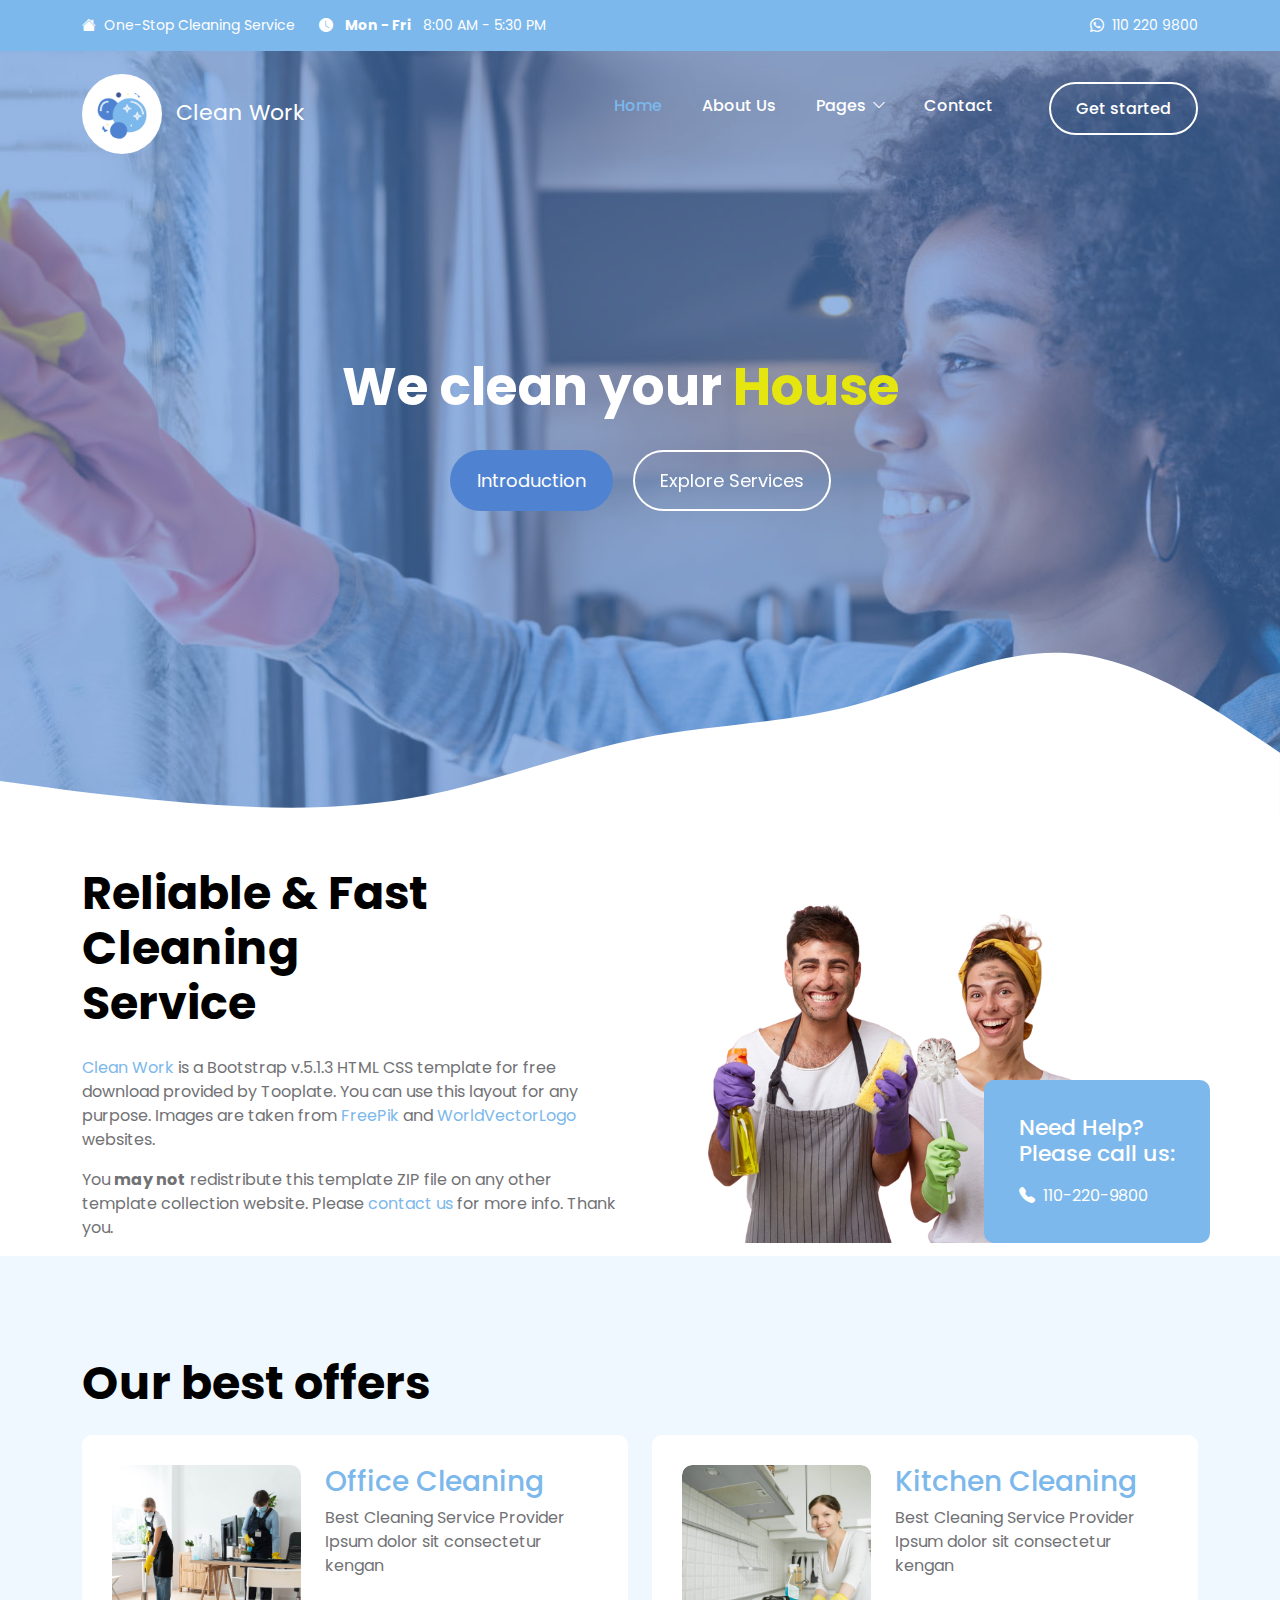
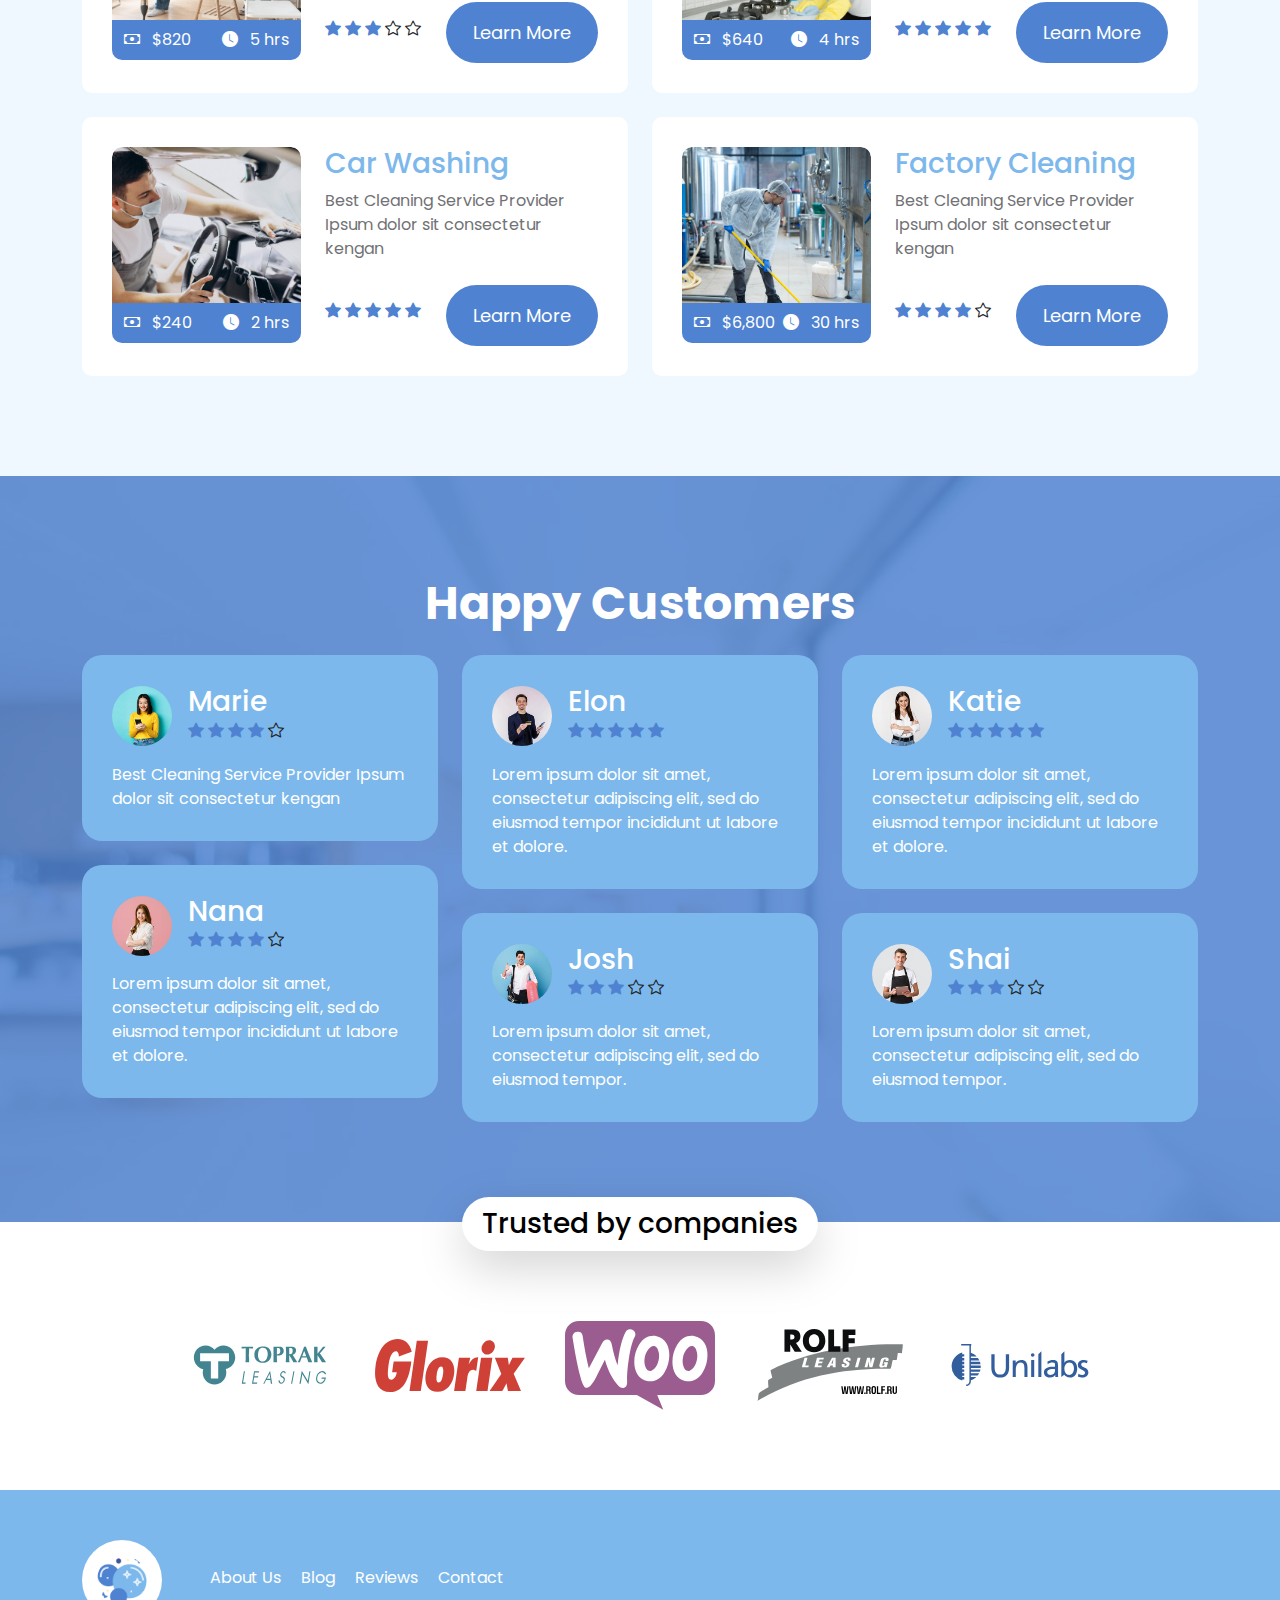
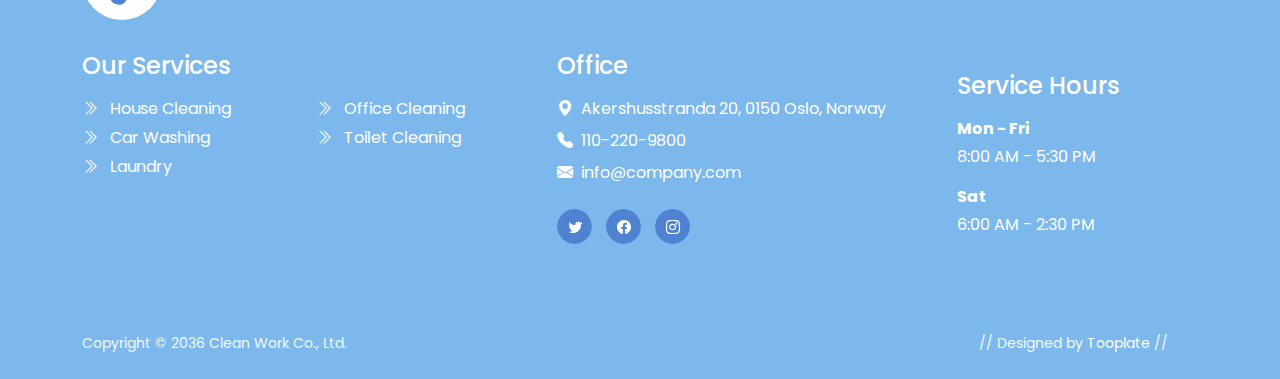
<file: docs/index.html>
<!doctype html>
<html lang="en">
    <head>
        <meta charset="utf-8">
        <meta name="viewport" content="width=device-width, initial-scale=1">

        <meta name="description" content="">
        <meta name="author" content="">

        <title>Clean Work HTML CSS Template</title>

        <!-- CSS FILES -->        
        <link rel="preconnect" href="https://fonts.googleapis.com">
        
        <link rel="preconnect" href="https://fonts.gstatic.com" crossorigin>
        
        <link href="https://fonts.googleapis.com/css2?family=Poppins:ital,wght@0,400;0,500;0,700;1,400&display=swap" rel="stylesheet">

        <link href="css/bootstrap.min.css" rel="stylesheet">

        <link href="css/bootstrap-icons.css" rel="stylesheet">

        <link href="css/tooplate-clean-work.css" rel="stylesheet">

<!--

Tooplate 2132 Clean Work

https://www.tooplate.com/view/2132-clean-work

Free Bootstrap 5 HTML Template

-->
    </head>
    
    <body>

        <header class="site-header">
            <div class="container">
                <div class="row">
                    
                    <div class="col-lg-12 col-12 d-flex flex-wrap">
                        <p class="d-flex me-4 mb-0">
                            <i class="bi-house-fill me-2"></i>
                            One-Stop Cleaning Service
                        </p>

                        <p class="d-flex d-lg-block d-md-block d-none me-4 mb-0">
                            <i class="bi-clock-fill me-2"></i>
                            <strong class="me-2">Mon - Fri</strong> 8:00 AM - 5:30 PM
                        </p>

                        <p class="site-header-icon-wrap text-white d-flex mb-0 ms-auto">
                            <i class="site-header-icon bi-whatsapp me-2"></i>

                            <a href="tel: 110-220-9800" class="text-white">
                                110 220 9800
                            </a>
                        </p>
                    </div>

                </div>
            </div>
        </header>

        <nav class="navbar navbar-expand-lg">
            <div class="container">
                <a class="navbar-brand" href="index.html">
                    <img src="images/bubbles.png" class="logo img-fluid" alt="">

                    <span class="ms-2">Clean Work</span>
                </a>

                <button class="navbar-toggler" type="button" data-bs-toggle="collapse" data-bs-target="#navbarNav" aria-controls="navbarNav" aria-expanded="false" aria-label="Toggle navigation">
                    <span class="navbar-toggler-icon"></span>
                </button>

                <div class="collapse navbar-collapse" id="navbarNav">
                    <ul class="navbar-nav ms-auto">
                        <li class="nav-item">
                            <a class="nav-link active" href="index.html">Home</a>
                        </li>

                        <li class="nav-item">
                            <a class="nav-link" href="about.html">About Us</a>
                        </li>

                        <li class="nav-item dropdown">
                            <a class="nav-link dropdown-toggle" href="#section_5" id="navbarLightDropdownMenuLink" role="button" data-bs-toggle="dropdown" aria-expanded="false">Pages</a>

                            <ul class="dropdown-menu dropdown-menu-light" aria-labelledby="navbarLightDropdownMenuLink">
                                <li><a class="dropdown-item" href="services.html">Our Services</a></li>

                                <li><a class="dropdown-item" href="coming-soon.html">Coming Soon</a></li>

                                <li><a class="dropdown-item" href="page-404.html">Page 404</a></li>
                            </ul>
                        </li>

                        <li class="nav-item">
                            <a class="nav-link" href="contact.html">Contact</a>
                        </li>

                        <li class="nav-item ms-3">
                            <a class="nav-link custom-btn custom-border-btn custom-btn-bg-white btn" href="#">Get started</a>
                        </li>
                    </ul>
                </div>
            </div>
        </nav>

        <main>

            <section class="hero-section hero-section-full-height d-flex justify-content-center align-items-center">
                <div class="section-overlay"></div>

                <div class="container">
                    <div class="row">

                        <div class="col-lg-7 col-12 text-center mx-auto">
                            <h1 class="cd-headline rotate-1 text-white mb-4 pb-2">
                                <span>We clean your</span>
                                <span class="cd-words-wrapper">
                                    <b class="is-visible">House</b>
                                    <b>Office</b>
                                    <b>Kitchen</b>
                                </span>
                            </h1>

                            <a class="custom-btn btn button button--atlas smoothscroll me-3" href="#intro-section">
                                <span>Introduction</span>

                                <div class="marquee" aria-hidden="true">
                                    <div class="marquee__inner">
                                        <span>Introduction</span>
                                        <span>Introduction</span>
                                        <span>Introduction</span>
                                        <span>Introduction</span>
                                    </div>
                                </div>
                            </a>

                            <a class="custom-btn custom-border-btn custom-btn-bg-white btn button button--pan smoothscroll" href="#services-section">
                                <span>Explore Services</span>
                            </a>
                        </div>

                    </div>
                </div>

                <svg xmlns="http://www.w3.org/2000/svg" viewBox="0 0 1440 320"><path fill="#ffffff" fill-opacity="1" d="M0,224L40,229.3C80,235,160,245,240,250.7C320,256,400,256,480,240C560,224,640,192,720,176C800,160,880,160,960,138.7C1040,117,1120,75,1200,80C1280,85,1360,139,1400,165.3L1440,192L1440,320L1400,320C1360,320,1280,320,1200,320C1120,320,1040,320,960,320C880,320,800,320,720,320C640,320,560,320,480,320C400,320,320,320,240,320C160,320,80,320,40,320L0,320Z"></path></svg>
            </section>


            <section class="intro-section" id="intro-section">
                <div class="container">
                    <div class="row justify-content-lg-center align-items-center">

                        <div class="col-lg-6 col-12">
                            <h2 class="mb-4">Reliable &amp; Fast Cleaning <br> Service</h2>

                            <p><a href="#">Clean Work</a> is a Bootstrap v.5.1.3 HTML CSS template for free download provided by Tooplate. You can use this layout for any purpose. Images are taken from <a rel="nofollow" href="https://www.freepik.com/" target="_blank">FreePik</a> and <a rel="nofollow" href="https://worldvectorlogo.com/" target="_blank">WorldVectorLogo</a> websites.</p>
                            <p>You <strong>may not</strong> redistribute this template ZIP file on any other template collection website. Please <a href="https://www.tooplate.com/contact" target="_blank">contact us</a> for more info. Thank you.</p>
                        </div>

                        <div class="col-lg-6 col-12 custom-block-wrap">
                            <img src="images/male-wearing-apron-female-white-t-shirt-smiling-broadly-being-glad-clean.png" class="img-fluid">

                            <div class="custom-block d-flex flex-column">
                                <h6 class="text-white mb-3">Need Help? <br> Please call us:</h6>

                                <p class="d-flex mb-0">
                                    <i class="bi-telephone-fill custom-icon me-2"></i>

                                    <a href="tel: 110-220-9800">
                                        110-220-9800
                                    </a>
                                </p>
                            </div>
                        </div>

                    </div>
                </div>
            </section>


            <section class="services-section section-padding section-bg" id="services-section">                
                <div class="container">
                    <div class="row">

                        <div class="col-lg-12 col-12">
                            <h2 class="mb-4">Our best offers</h2>
                        </div>

                        <div class="col-lg-6 col-12">
                            <div class="services-thumb">
                                <div class="row">
                                    <div class="col-lg-5 col-md-5 col-12">
                                        <div class="services-image-wrap">
                                            <a href="services-detail.html">
                                                <img src="images/services/people-taking-care-office-cleaning.jpg" class="services-image img-fluid" alt="">
                                                <img src="images/services/person-taking-care-office.jpg" class="services-image services-image-hover img-fluid" alt="">

                                                <div class="services-icon-wrap">
                                                    <div class="d-flex justify-content-between align-items-center">
                                                        <p class="text-white mb-0">
                                                            <i class="bi-cash me-2"></i>
                                                            $820
                                                        </p>

                                                        <p class="text-white mb-0">
                                                            <i class="bi-clock-fill me-2"></i>
                                                            5 hrs
                                                        </p>
                                                    </div>                                                    
                                                </div>
                                            </a>
                                        </div>
                                    </div>

                                    <div class="col-lg-7 col-md-7 col-12 d-flex align-items-center">
                                        <div class="services-info mt-4 mt-lg-0 mt-md-0">
                                            <h4 class="services-title mb-1 mb-lg-2">
                                                <a class="services-title-link" href="services-detail.html">Office Cleaning</a>
                                            </h4>

                                            <p>Best Cleaning Service Provider Ipsum dolor sit consectetur kengan</p>

                                            <div class="d-flex flex-wrap align-items-center">
                                                <div class="reviews-icons">
                                                    <i class="bi-star-fill"></i>
                                                    <i class="bi-star-fill"></i>
                                                    <i class="bi-star-fill"></i>
                                                    <i class="bi-star"></i>
                                                    <i class="bi-star"></i>
                                                </div>

                                                <a href="services-detail.html" class="custom-btn btn button button--atlas mt-2 ms-auto">
                                                    <span>Learn More</span>

                                                    <div class="marquee" aria-hidden="true">
                                                        <div class="marquee__inner">
                                                            <span>Learn More</span>
                                                            <span>Learn More</span>
                                                            <span>Learn More</span>
                                                            <span>Learn More</span>
                                                        </div>
                                                    </div>
                                                </a>
                                            </div>
                                        </div>
                                    </div>
                                </div>
                            </div>
                        </div>

                        <div class="col-lg-6 col-12">
                            <div class="services-thumb">
                                <div class="row">
                                    <div class="col-lg-5 col-md-5 col-12">
                                        <div class="services-image-wrap">
                                            <a href="services-detail.html">
                                                <img src="images/services/young-smiling-woman-wearing-rubber-gloves-cleaning-stove.jpg" class="services-image img-fluid" alt="">
                                                <img src="images/services/woman-holding-rag-detergent-cleaning-cooker.jpg" class="services-image services-image-hover img-fluid" alt="">

                                                <div class="services-icon-wrap">
                                                    <div class="d-flex justify-content-between align-items-center">
                                                        <p class="text-white mb-0">
                                                            <i class="bi-cash me-2"></i>
                                                            $640
                                                        </p>

                                                        <p class="text-white mb-0">
                                                            <i class="bi-clock-fill me-2"></i>
                                                            4 hrs
                                                        </p>
                                                    </div>                                                    
                                                </div>
                                            </a>
                                        </div>
                                    </div>

                                    <div class="col-lg-7 col-md-7 col-12 d-flex align-items-center">
                                        <div class="services-info mt-4 mt-lg-0 mt-md-0">
                                            <h4 class="services-title mb-1 mb-lg-2">
                                                <a class="services-title-link" href="services-detail.html">Kitchen Cleaning</a>
                                            </h4>

                                            <p>Best Cleaning Service Provider Ipsum dolor sit consectetur kengan</p>

                                            <div class="d-flex flex-wrap align-items-center">
                                                <div class="reviews-icons">
                                                    <i class="bi-star-fill"></i>
                                                    <i class="bi-star-fill"></i>
                                                    <i class="bi-star-fill"></i>
                                                    <i class="bi-star-fill"></i>
                                                    <i class="bi-star-fill"></i>
                                                </div>

                                                <a href="services-detail.html" class="custom-btn btn button button--atlas mt-2 ms-auto">
                                                    <span>Learn More</span>

                                                    <div class="marquee" aria-hidden="true">
                                                        <div class="marquee__inner">
                                                            <span>Learn More</span>
                                                            <span>Learn More</span>
                                                            <span>Learn More</span>
                                                            <span>Learn More</span>
                                                        </div>
                                                    </div>
                                                </a>
                                            </div>
                                        </div>
                                    </div>
                                </div>
                            </div>
                        </div>

                        <div class="col-lg-6 col-12">
                            <div class="services-thumb mb-lg-0">
                                <div class="row">
                                    <div class="col-lg-5 col-md-5 col-12">
                                        <div class="services-image-wrap">
                                            <a href="services-detail.html">
                                                <img src="images/services/man-polishing-car-inside-car-service.jpg" class="services-image img-fluid" alt="">
                                                <img src="images/services/man-polishing-car-inside.jpg" class="services-image services-image-hover img-fluid" alt="">

                                                <div class="services-icon-wrap">
                                                    <div class="d-flex justify-content-between align-items-center">
                                                        <p class="text-white mb-0">
                                                            <i class="bi-cash me-2"></i>
                                                            $240
                                                        </p>

                                                        <p class="text-white mb-0">
                                                            <i class="bi-clock-fill me-2"></i>
                                                            2 hrs
                                                        </p>
                                                    </div>                                                    
                                                </div>
                                            </a>
                                        </div>
                                    </div>

                                    <div class="col-lg-7 col-md-7 col-12 d-flex align-items-center">
                                        <div class="services-info mt-4 mt-lg-0 mt-md-0">
                                            <h4 class="services-title mb-1 mb-lg-2">
                                                <a class="services-title-link" href="services-detail.html">Car Washing</a>
                                            </h4>

                                            <p>Best Cleaning Service Provider Ipsum dolor sit consectetur kengan</p>

                                            <div class="d-flex flex-wrap align-items-center">
                                                <div class="reviews-icons">
                                                    <i class="bi-star-fill"></i>
                                                    <i class="bi-star-fill"></i>
                                                    <i class="bi-star-fill"></i>
                                                    <i class="bi-star-fill"></i>
                                                    <i class="bi-star-fill"></i>
                                                </div>

                                                <a href="services-detail.html" class="custom-btn btn button button--atlas mt-2 ms-auto">
                                                    <span>Learn More</span>

                                                    <div class="marquee" aria-hidden="true">
                                                        <div class="marquee__inner">
                                                            <span>Learn More</span>
                                                            <span>Learn More</span>
                                                            <span>Learn More</span>
                                                            <span>Learn More</span>
                                                        </div>
                                                    </div>
                                                </a>
                                            </div>
                                        </div>
                                    </div>
                                </div>
                            </div>
                        </div>

                        <div class="col-lg-6 col-12">
                            <div class="services-thumb mb-lg-0">
                                <div class="row">
                                    <div class="col-lg-5 col-md-5 col-12">
                                        <div class="services-image-wrap">
                                            <a href="services-detail.html">
                                                <img src="images/services/professional-industrial-cleaner-protective-uniform-cleaning-floor-food-processing-plant.jpg" class="services-image img-fluid" alt="">
                                                <img src="images/services/close-up-mop-cleaning-industrial-plant-floor.jpg" class="services-image services-image-hover img-fluid" alt="">

                                                <div class="services-icon-wrap">
                                                    <div class="d-flex justify-content-between align-items-center">
                                                        <p class="text-white mb-0">
                                                            <i class="bi-cash me-2"></i>
                                                            $6,800
                                                        </p>

                                                        <p class="text-white mb-0">
                                                            <i class="bi-clock-fill me-2"></i>
                                                            30 hrs
                                                        </p>
                                                    </div>                                                    
                                                </div>
                                            </a>
                                        </div>
                                    </div>

                                    <div class="col-lg-7 col-md-7 col-12 d-flex align-items-center">
                                        <div class="services-info mt-4 mt-lg-0 mt-md-0">
                                            <h4 class="services-title mb-1 mb-lg-2">
                                                <a class="services-title-link" href="services-detail.html">Factory Cleaning</a>
                                            </h4>

                                            <p>Best Cleaning Service Provider Ipsum dolor sit consectetur kengan</p>

                                            <div class="d-flex flex-wrap align-items-center">
                                                <div class="reviews-icons">
                                                    <i class="bi-star-fill"></i>
                                                    <i class="bi-star-fill"></i>
                                                    <i class="bi-star-fill"></i>
                                                    <i class="bi-star-fill"></i>
                                                    <i class="bi-star"></i>
                                                </div>

                                                <a href="services-detail.html" class="custom-btn btn button button--atlas mt-2 ms-auto">
                                                    <span>Learn More</span>

                                                    <div class="marquee" aria-hidden="true">
                                                        <div class="marquee__inner">
                                                            <span>Learn More</span>
                                                            <span>Learn More</span>
                                                            <span>Learn More</span>
                                                            <span>Learn More</span>
                                                        </div>
                                                    </div>
                                                </a>
                                            </div>
                                        </div>
                                    </div>
                                </div>
                            </div>
                        </div>

                    </div>
                </div>
            </section>


            <section class="testimonial-section section-padding section-bg">
                <div class="section-overlay"></div>

                <div class="container">
                    <div class="row">

                        <div class="col-lg-12 col-12 text-center">
                            <h2 class="text-white mb-4">Happy Customers</h2>
                        </div>

                        <div class="col-lg-4 col-12">
                            <div class="featured-block">
                                <div class="d-flex align-items-center mb-3">
                                    <img src="images/avatar/happy-customer-01.jpg" class="avatar-image img-fluid">

                                    <div class="ms-3">
                                        <h4 class="mb-0">Marie</h4>

                                        <div class="reviews-icons mb-1">
                                            <i class="bi-star-fill"></i>
                                            <i class="bi-star-fill"></i>
                                            <i class="bi-star-fill"></i>
                                            <i class="bi-star-fill"></i>
                                            <i class="bi-star"></i>
                                        </div>
                                    </div>
                                </div>

                                <p class="mb-0">Best Cleaning Service Provider Ipsum dolor sit consectetur kengan</p>
                            </div>

                            <div class="featured-block mb-lg-0">
                                <div class="d-flex align-items-center mb-3">
                                    <img src="images/avatar/happy-customer-02.jpg" class="avatar-image img-fluid">

                                    <div class="ms-3">
                                        <h4 class="mb-0">Nana</h4>

                                        <div class="reviews-icons mb-1">
                                            <i class="bi-star-fill"></i>
                                            <i class="bi-star-fill"></i>
                                            <i class="bi-star-fill"></i>
                                            <i class="bi-star-fill"></i>
                                            <i class="bi-star"></i>
                                        </div>
                                    </div>
                                </div>

                                <p class="mb-0">Lorem ipsum dolor sit amet, consectetur adipiscing elit, sed do eiusmod tempor incididunt ut labore et dolore.</p>
                            </div>
                        </div>

                        <div class="col-lg-4 col-12">
                            <div class="featured-block">
                                <div class="d-flex align-items-center mb-3">
                                    <img src="images/avatar/happy-customer-03.jpg" class="avatar-image img-fluid">

                                    <div class="ms-3">
                                        <h4 class="mb-0">Elon</h4>

                                        <div class="reviews-icons mb-1">
                                            <i class="bi-star-fill"></i>
                                            <i class="bi-star-fill"></i>
                                            <i class="bi-star-fill"></i>
                                            <i class="bi-star-fill"></i>
                                            <i class="bi-star-fill"></i>
                                        </div>
                                    </div>
                                </div>

                                <p class="mb-0">Lorem ipsum dolor sit amet, consectetur adipiscing elit, sed do eiusmod tempor incididunt ut labore et dolore.</p>
                            </div>

                            <div class="featured-block mb-lg-0">
                                <div class="d-flex align-items-center mb-3">
                                    <img src="images/avatar/happy-customer-04.jpg" class="avatar-image img-fluid">

                                    <div class="ms-3">
                                        <h4 class="mb-0">Josh</h4>

                                        <div class="reviews-icons mb-1">
                                            <i class="bi-star-fill"></i>
                                            <i class="bi-star-fill"></i>
                                            <i class="bi-star-fill"></i>
                                            <i class="bi-star"></i>
                                            <i class="bi-star"></i>
                                        </div>
                                    </div>
                                </div>

                                <p class="mb-0">Lorem ipsum dolor sit amet, consectetur adipiscing elit, sed do eiusmod tempor.</p>
                            </div>
                        </div>

                        <div class="col-lg-4 col-12">
                            <div class="featured-block">
                                <div class="d-flex align-items-center mb-3">
                                    <img src="images/avatar/happy-customer-05.jpg" class="avatar-image img-fluid">

                                    <div class="ms-3">
                                        <h4 class="mb-0">Katie</h4>

                                        <div class="reviews-icons mb-1">
                                            <i class="bi-star-fill"></i>
                                            <i class="bi-star-fill"></i>
                                            <i class="bi-star-fill"></i>
                                            <i class="bi-star-fill"></i>
                                            <i class="bi-star-fill"></i>
                                        </div>
                                    </div>
                                </div>

                                <p class="mb-0">Lorem ipsum dolor sit amet, consectetur adipiscing elit, sed do eiusmod tempor incididunt ut labore et dolore.</p>
                            </div>

                            <div class="featured-block mb-lg-0">
                                <div class="d-flex align-items-center mb-3">
                                    <img src="images/avatar/happy-customer-06.jpg" class="avatar-image img-fluid">

                                    <div class="ms-3">
                                        <h4 class="mb-0">Shai</h4>

                                        <div class="reviews-icons mb-1">
                                            <i class="bi-star-fill"></i>
                                            <i class="bi-star-fill"></i>
                                            <i class="bi-star-fill"></i>
                                            <i class="bi-star"></i>
                                            <i class="bi-star"></i>
                                        </div>
                                    </div>
                                </div>

                                <p class="mb-0">Lorem ipsum dolor sit amet, consectetur adipiscing elit, sed do eiusmod tempor.</p>
                            </div>
                        </div>

                    </div>
                </div>
            </section>


            <section class="partners-section">
                <div class="container">
                    <div class="row justify-content-center align-items-center">

                        <div class="col-lg-12 col-12">
                            <h4 class="partners-section-title bg-white shadow-lg">Trusted by companies</h4>
                        </div>

                        <div class="col-lg-2 col-md-4 col-6">
                            <img src="images/partners/toprak-leasing.svg" class="partners-image img-fluid">
                        </div>

                        <div class="col-lg-2 col-md-4 col-6">
                            <img src="images/partners/glorix.svg" class="partners-image img-fluid">
                        </div>

                        <div class="col-lg-2 col-md-4 col-6">
                            <img src="images/partners/woocommerce.svg" class="partners-image img-fluid">
                        </div>

                        <div class="col-lg-2 col-md-4 col-6">
                            <img src="images/partners/rolf-leasing.svg" class="partners-image img-fluid">
                        </div>

                        <div class="col-lg-2 col-md-4 col-6">
                            <img src="images/partners/unilabs.svg" class="partners-image img-fluid">
                        </div>

                    </div>
                </div>
            </section>
        </main>


        <footer class="site-footer">
            <div class="container">
                <div class="row">

                    <div class="col-lg-12 col-12 d-flex align-items-center mb-4 pb-2">
                        <div>
                            <img src="images/bubbles.png" class="logo img-fluid" alt="">
                        </div>

                        <ul class="footer-menu d-flex flex-wrap ms-5">
                            <li class="footer-menu-item"><a href="#" class="footer-menu-link">About Us</a></li>

                            <li class="footer-menu-item"><a href="#" class="footer-menu-link">Blog</a></li>

                            <li class="footer-menu-item"><a href="#" class="footer-menu-link">Reviews</a></li>

                            <li class="footer-menu-item"><a href="#" class="footer-menu-link">Contact</a></li>
                        </ul>
                    </div>

                    <div class="col-lg-5 col-12 mb-4 mb-lg-0">
                        <h5 class="site-footer-title mb-3">Our Services</h5>

                        <ul class="footer-menu">
                            <li class="footer-menu-item">
                                <a href="#" class="footer-menu-link">
                                    <i class="bi-chevron-double-right footer-menu-link-icon me-2"></i>
                                    House Cleaning
                                </a>
                            </li>

                            <li class="footer-menu-item">
                                <a href="#" class="footer-menu-link">
                                    <i class="bi-chevron-double-right footer-menu-link-icon me-2"></i>
                                    Car Washing
                                </a>
                            </li>

                            <li class="footer-menu-item">
                                <a href="#" class="footer-menu-link">
                                    <i class="bi-chevron-double-right footer-menu-link-icon me-2"></i>
                                    Laundry
                                </a>
                            </li>

                            <li class="footer-menu-item">
                                <a href="#" class="footer-menu-link">
                                    <i class="bi-chevron-double-right footer-menu-link-icon me-2"></i>
                                    Office Cleaning
                                </a>
                            </li>

                            <li class="footer-menu-item">
                                <a href="#" class="footer-menu-link">
                                    <i class="bi-chevron-double-right footer-menu-link-icon me-2"></i>
                                    Toilet Cleaning
                                </a>
                            </li>
                        </ul>
                    </div>

                    <div class="col-lg-4 col-md-6 col-12 mb-4 mb-lg-0 mb-md-0">
                        <h5 class="site-footer-title mb-3">Office</h5>

                        <p class="text-white d-flex mt-3 mb-2">
                            <i class="bi-geo-alt-fill me-2"></i>
                            Akershusstranda 20, 0150 Oslo, Norway
                        </p>

                        <p class="text-white d-flex mb-2">
                            <i class="bi-telephone-fill me-2"></i>

                            <a href="tel: 110-220-9800" class="site-footer-link">
                                110-220-9800
                            </a>
                        </p>

                        <p class="text-white d-flex">
                            <i class="bi-envelope-fill me-2"></i>

                            <a href="mailto:info@company.com" class="site-footer-link">
                                info@company.com
                            </a>
                        </p>

                        <ul class="social-icon mt-4">
                            <li class="social-icon-item">
                                <a href="#" class="social-icon-link button button--skoll">
                                    <span></span>
                                    <span class="bi-twitter"></span>
                                </a>
                            </li>

                            <li class="social-icon-item">
                                <a href="#" class="social-icon-link button button--skoll">
                                    <span></span>
                                    <span class="bi-facebook"></span>
                                </a>
                            </li>

                            <li class="social-icon-item">
                                <a href="#" class="social-icon-link button button--skoll">
                                    <span></span>
                                    <span class="bi-instagram"></span>
                                </a>
                            </li>
                        </ul>
                    </div>

                    <div class="col-lg-3 col-md-6 col-6 mt-3 mt-lg-0 mt-md-0">
                        <div class="featured-block">
                            <h5 class="text-white mb-3">Service Hours</h5>

                            <strong class="d-block text-white mb-1">Mon - Fri</strong>

                            <p class="text-white mb-3">8:00 AM - 5:30 PM</p>

                            <strong class="d-block text-white mb-1">Sat</strong>

                            <p class="text-white mb-0">6:00 AM - 2:30 PM</p>
                        </div>
                    </div>
                </div>
            </div>

            <div class="site-footer-bottom">
                <div class="container">
                    <div class="row">

                        <div class="col-lg-6 col-12">
                            <p class="copyright-text mb-0">Copyright © 2036 Clean Work Co., Ltd.</p>
                        </div>
                        
                        <div class="col-lg-6 col-12 text-end">
                            <p class="copyright-text mb-0">
                            // Designed by <a href="https://www.tooplate.com" target="_parent">Tooplate</a> //</p>
                        </div>
                        
                    </div>
                </div>
            </div>
        </footer>

        <!-- JAVASCRIPT FILES -->
        <script src="js/jquery.min.js"></script>
        <script src="js/bootstrap.min.js"></script>
        <script src="js/jquery.backstretch.min.js"></script>
        <script src="js/counter.js"></script>
        <script src="js/countdown.js"></script>
        <script src="js/init.js"></script>
        <script src="js/modernizr.js"></script>
        <script src="js/animated-headline.js"></script>
        <script src="js/custom.js"></script>

    </body>
</html>
</file>
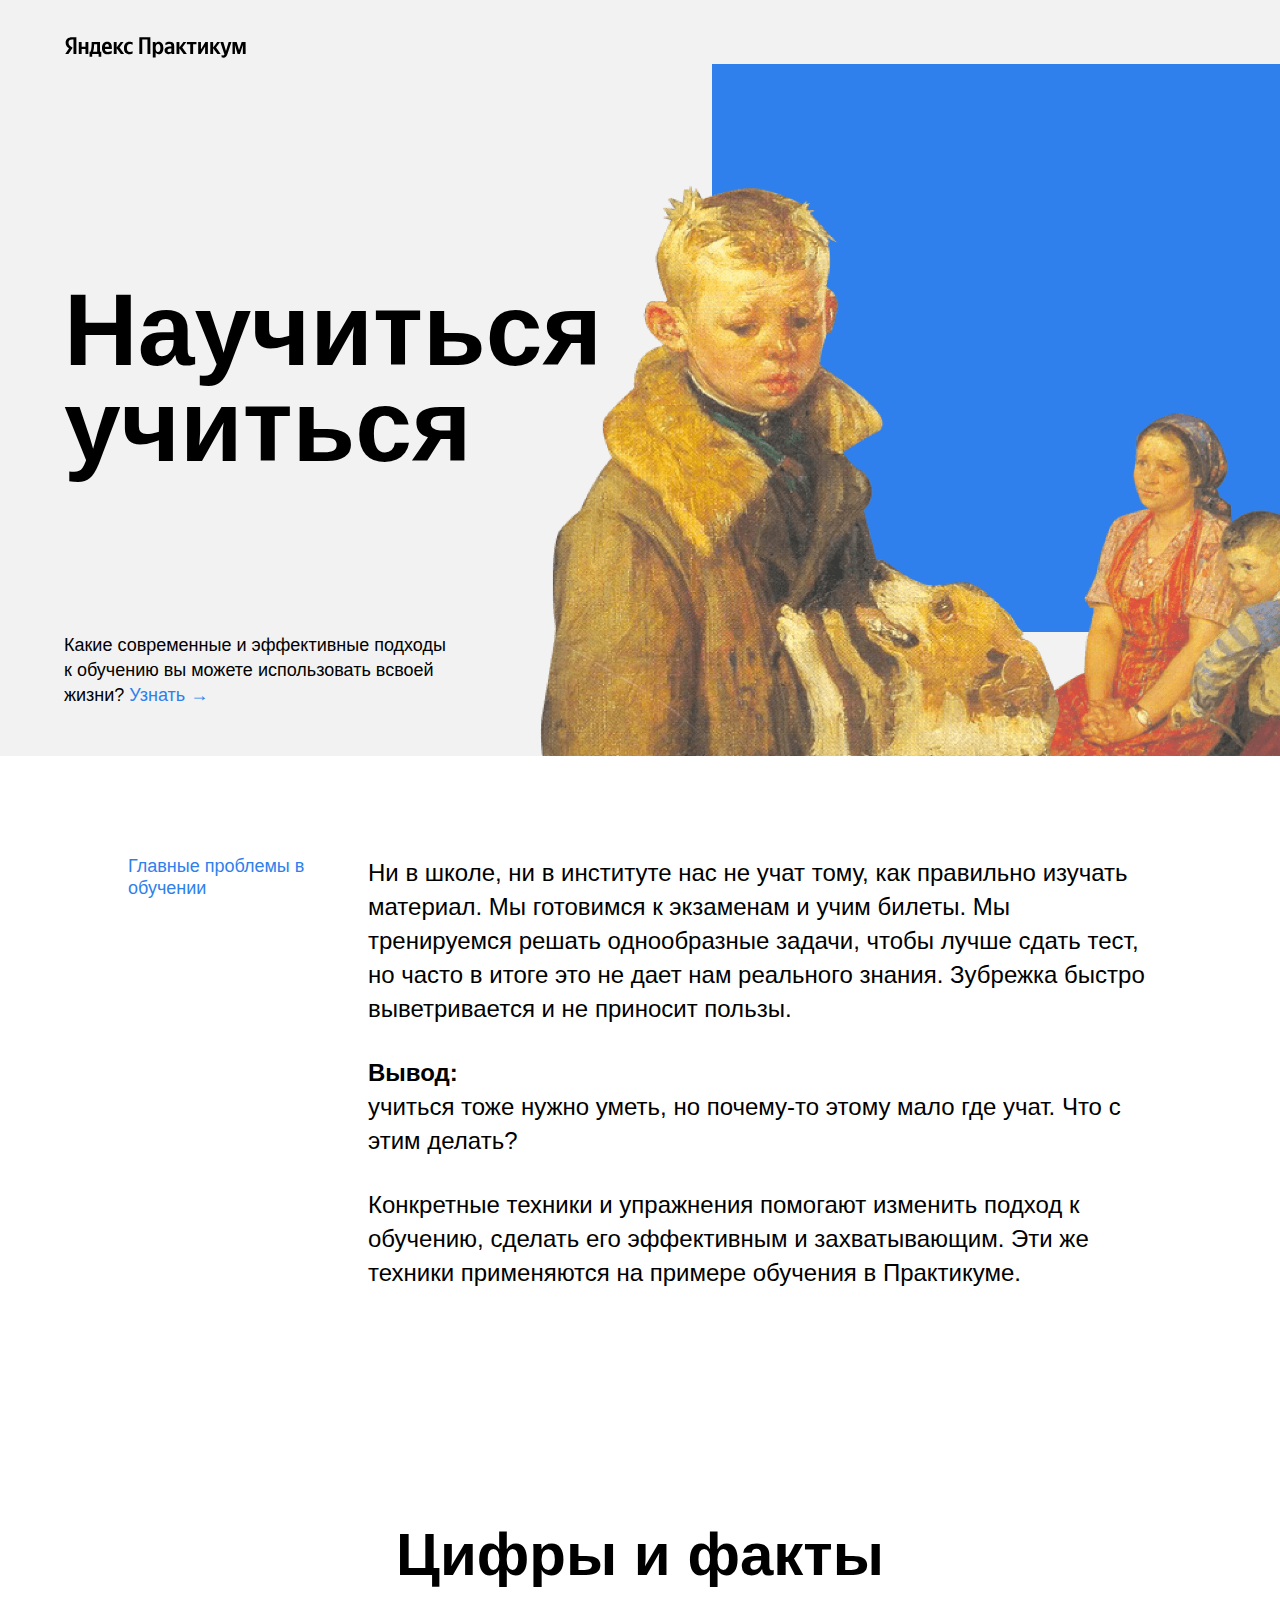
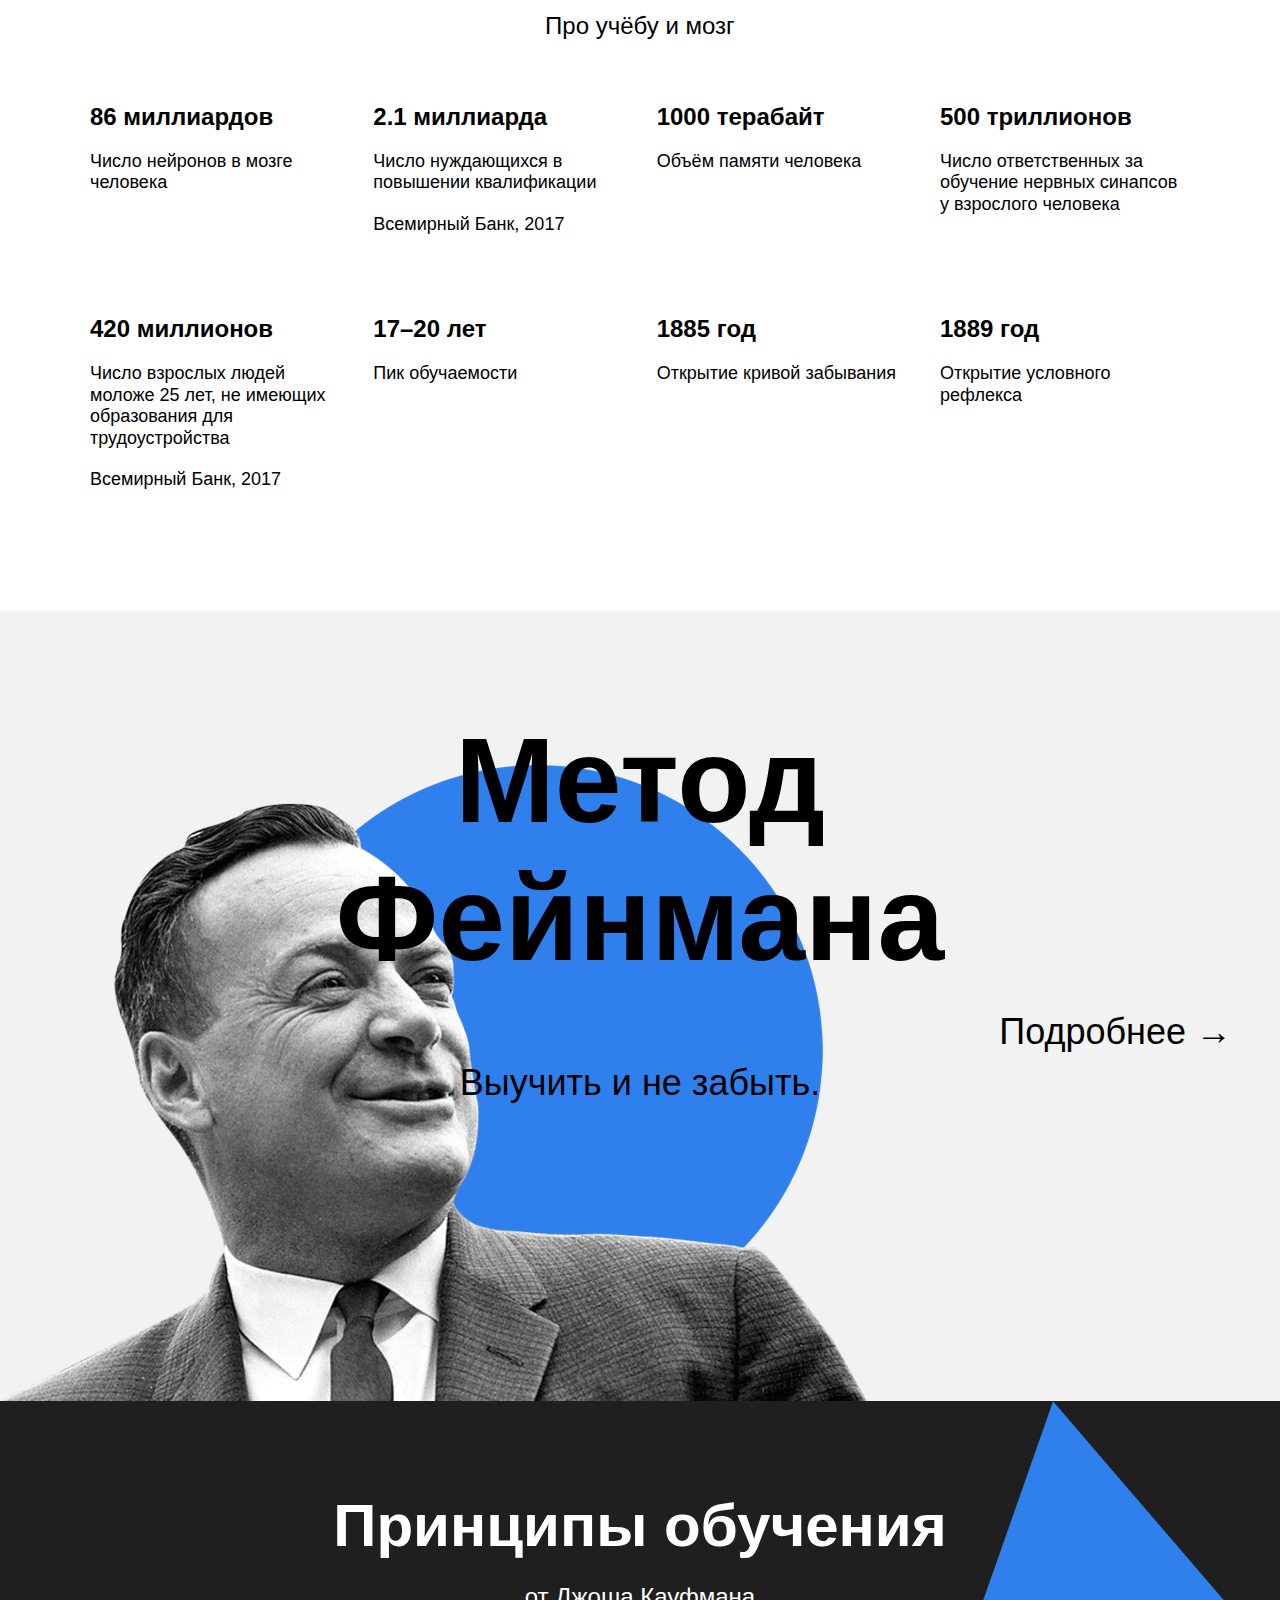
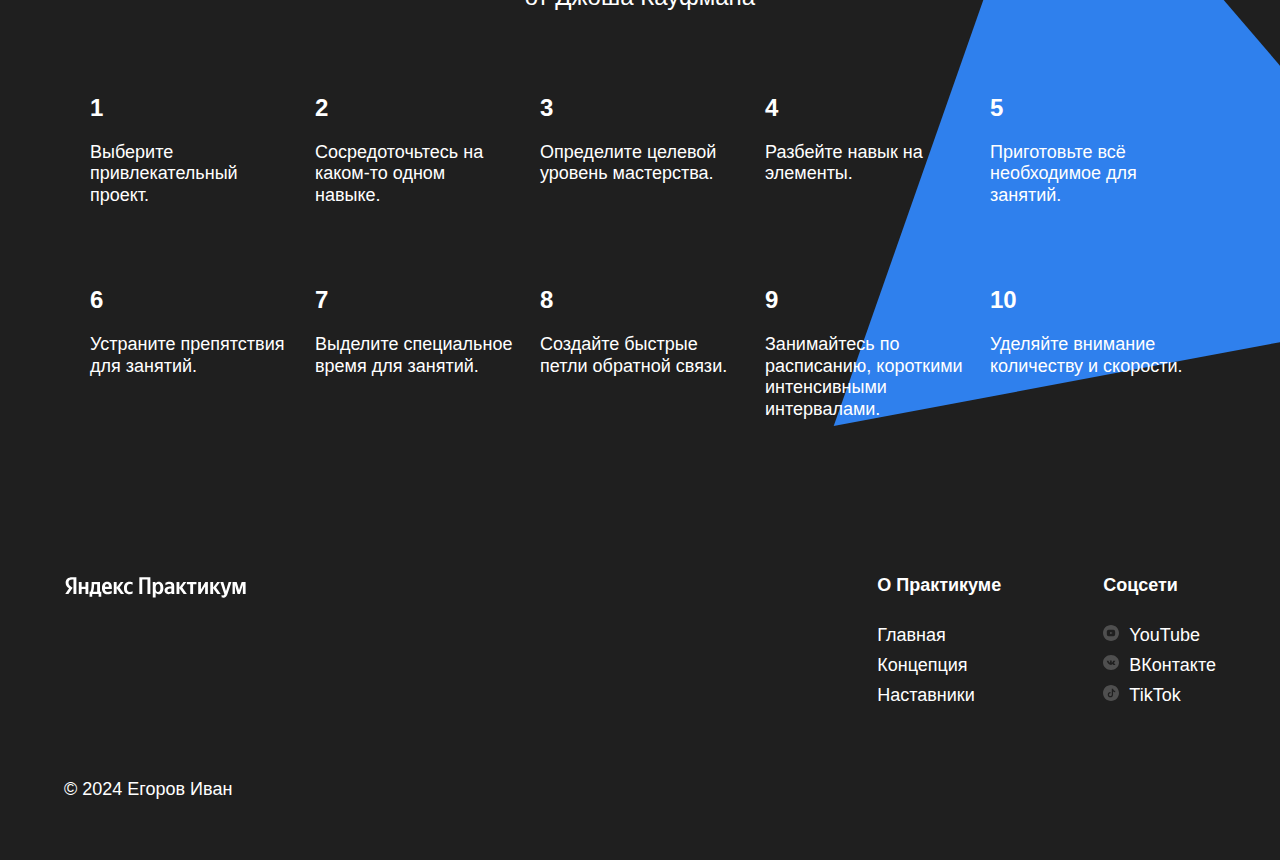
<file: sprint-1__startkit/index.html>
<!DOCTYPE html>
<html lang="ru">
  <head>
    <meta charset="UTF-8" >
    <meta name="viewport" content="width=device-width, initial-scale=1.0" >
    <title>Научиться учиться</title>
    <link rel="stylesheet" href="./styles/normalize.css" >
    <link rel="stylesheet" href="./styles/style.css" >
    <meta
      name="description"
      content="Научись учиться Егоров Иван на Яндекс Практикуме"
    >
    <meta name="keywords" content="html, css, javascript" >
    <meta name="author" content="Егоров Иван" >
  </head>

  <body>
    <div class="page">
      <header class="header">
        <img
          src="./images/logo_place_header.svg"
          alt="Логотип Яндекс.Практикум"
          class="logo logo_place_header"
        >
        <h1 class="header__title">Научиться учиться</h1>
        <p class="header__subtitle">
          Какие современные и эффективные подходы к обучению вы можете
          использовать всвоей жизни?
          <a href="#" class="header__link">Узнать &rarr;</a>
        </p>
        <img
          src="./images/two_again.png"
          alt="Опять двойка"
          class="header__main-illustration"
        >
        <div class="header__square-pic"></div>
      </header>

      <main class="content">
        <section class="description">
          <div class="two-columns">
            <h2 class="two-columns__brief">Главные проблемы в обучении</h2>
            <div class="two-columns__main-text">
              <p class="two-columns__paragraph">
                Ни в школе, ни в институте нас не учат тому, как правильно
                изучать материал. Мы готовимся к экзаменам и учим билеты. Мы
                тренируемся решать однообразные задачи, чтобы лучше сдать тест,
                но часто в итоге это не дает нам реального знания. Зубрежка
                быстро выветривается и не приносит пользы.
              </p>
              <p class="two-columns__paragraph">
                <span class="two-columns__span-accent">Вывод:</span> учиться
                тоже нужно уметь, но почему-то этому мало где учат. Что с этим
                делать?
              </p>
              <p class="two-columns__paragraph">
                Конкретные техники и упражнения помогают изменить подход к
                обучению, сделать его эффективным и захватывающим. Эти же
                техники применяются на примере обучения в Практикуме.
              </p>
            </div>
          </div>
        </section>

        <section class="digits">
          <h2 class="section-title">Цифры и факты</h2>
          <p class="section-subtitle">Про учёбу и мозг</p>
          <div class="table">
            <div class="table__cell">
              <h3 class="table__heading">86 миллиардов</h3>
              <p class="table__text">Число нейронов в мозге человека</p>
            </div>

            <div class="table__cell">
              <h3 class="table__heading">2.1 миллиарда</h3>
              <p class="table__text">
                Число нуждающихся в повышении квалификации
              </p>
              <p class="table__text">Всемирный Банк, 2017</p>
            </div>

            <div class="table__cell">
              <h3 class="table__heading">1000 терабайт</h3>
              <p class="table__text">Объём памяти человека</p>
            </div>

            <div class="table__cell">
              <h3 class="table__heading">500 триллионов</h3>
              <p class="table__text">
                Число ответственных за обучение нервных синапсов у взрослого
                человека
              </p>
            </div>

            <div class="table__cell">
              <h3 class="table__heading">420 миллионов</h3>
              <p class="table__text">
                Число взрослых людей моложе 25 лет, не имеющих образования для
                трудоустройства
              </p>
              <p class="table__text">Всемирный Банк, 2017</p>
            </div>

            <div class="table__cell">
              <h3 class="table__heading">17–20 лет</h3>
              <p class="table__text">Пик обучаемости</p>
            </div>

            <div class="table__cell">
              <h3 class="table__heading">1885 год</h3>
              <p class="table__text">Открытие кривой забывания</p>
            </div>

            <div class="table__cell">
              <h3 class="table__heading">1889 год</h3>
              <p class="table__text">Открытие условного рефлекса</p>
            </div>
          </div>
        </section>

        <section class="feinman">
          <h2 class="feinman__title">Метод Фейнмана</h2>
          <p class="feinman__subtitle">Выучить и не забыть.</p>
          <a href="#" class="feinman__link">Подробнее &rarr;</a>
          <img
            src="./images/feynman.png"
            alt="Фото.Фейнмана"
            class="feinman__pic"
          >
        </section>

        <section class="kaufman">
          <h2 class="section-title section-title_theme_dark">
            Принципы обучения
          </h2>
          <p class="section-subtitle section-subtitle_theme_dark">
            от Джоша Кауфмана
          </p>
          <div class="table table_theme_dark">
            <div class="table__cell table__cell_theme_dark">
              <h3 class="table__heading table__heading_theme_dark">1</h3>
              <p class="table__text table__text_theme_dark">
                Выберите привлекательный проект.
              </p>
            </div>

            <div class="table__cell table__cell_theme_dark">
              <h3 class="table__heading table__heading_theme_dark">2</h3>
              <p class="table__text table__text_theme_dark">
                Сосредоточьтесь на каком-то одном навыке.
              </p>
            </div>

            <div class="table__cell table__cell_theme_dark">
              <h3 class="table__heading table__heading_theme_dark">3</h3>
              <p class="table__text table__text_theme_dark">
                Определите целевой уровень мастерства.
              </p>
            </div>

            <div class="table__cell table__cell_theme_dark">
              <h3 class="table__heading table__heading_theme_dark">4</h3>
              <p class="table__text table__text_theme_dark">
                Разбейте навык на элементы.
              </p>
            </div>

            <div class="table__cell table__cell_theme_dark">
              <h3 class="table__heading table__heading_theme_dark">5</h3>
              <p class="table__text table__text_theme_dark">
                Приготовьте всё необходимое для занятий.
              </p>
            </div>

            <div class="table__cell table__cell_theme_dark">
              <h3 class="table__heading table__heading_theme_dark">6</h3>
              <p class="table__text table__text_theme_dark">
                Устраните препятствия для занятий.
              </p>
            </div>

            <div class="table__cell table__cell_theme_dark">
              <h3 class="table__heading table__heading_theme_dark">7</h3>
              <p class="table__text table__text_theme_dark">
                Выделите специальное время для занятий.
              </p>
            </div>

            <div class="table__cell table__cell_theme_dark">
              <h3 class="table__heading table__heading_theme_dark">8</h3>
              <p class="table__text table__text_theme_dark">
                Создайте быстрые петли обратной связи.
              </p>
            </div>

            <div class="table__cell table__cell_theme_dark">
              <h3 class="table__heading table__heading_theme_dark">9</h3>
              <p class="table__text table__text_theme_dark">
                Занимайтесь по расписанию, короткими интенсивными интервалами.
              </p>
            </div>

            <div class="table__cell table__cell_theme_dark">
              <h3 class="table__heading table__heading_theme_dark">10</h3>
              <p class="table__text table__text_theme_dark">
                Уделяйте внимание количеству и скорости.
              </p>
            </div>
          </div>
          <img
            src="./images/kaufman-triangle.svg"
            alt="Синий Треугольник"
            class="kaufman__triangle"
          >
        </section>
      </main>

      <footer class="footer">
        <div class="footer__columns">
          <div class="footer__column footer__column_content_copyright">
            <img
              src="./images/logo_place_footer.svg"
              alt="Логотип Яндекс.Практикум"
              class="logo logo_place_footer"
            >
            <p class="footer__autor">&copy; 2024 Егоров Иван</p>
          </div>
          <nav class="footer__column footer__column_content_info">
            <h3 class="footer__column-heading">О Практикуме</h3>
            <ul class="footer__column-links">
              <li><a href="#" class="footer__column-link">Главная</a></li>
              <li><a href="#" class="footer__column-link">Концепция</a></li>
              <li><a href="#" class="footer__column-link">Наставники</a></li>
            </ul>
          </nav>
          <nav class="footer__column footer__column_content_social">
            <h3 class="footer__column-heading">Соцсети</h3>
            <ul class="footer__column-links">
              <li>
                <a href="https://www.youtube/" class="footer__column-link"
                  ><img
                    src="./images/youtube_color_white.svg"
                    alt="YouTube"
                    class="footer__social-icon"
                  >YouTube</a
                >
              </li>
              <li>
                <a href="https://vk.com" class="footer__column-link"
                  ><img
                    src="./images/vk_color_white.svg"
                    alt="ВКонтакте"
                    class="footer__social-icon"
                  >ВКонтакте</a
                >
              </li>
              <li>
                <a href="https://www.tiktok.com" class="footer__column-link"
                  ><img
                    src="./images/tiktok_color_white.svg"
                    alt="TikTok"
                    class="footer__social-icon"
                  >TikTok</a
                >
              </li>
            </ul>
          </nav>
        </div>
      </footer>
    </div>
  </body>
</html>
</file>
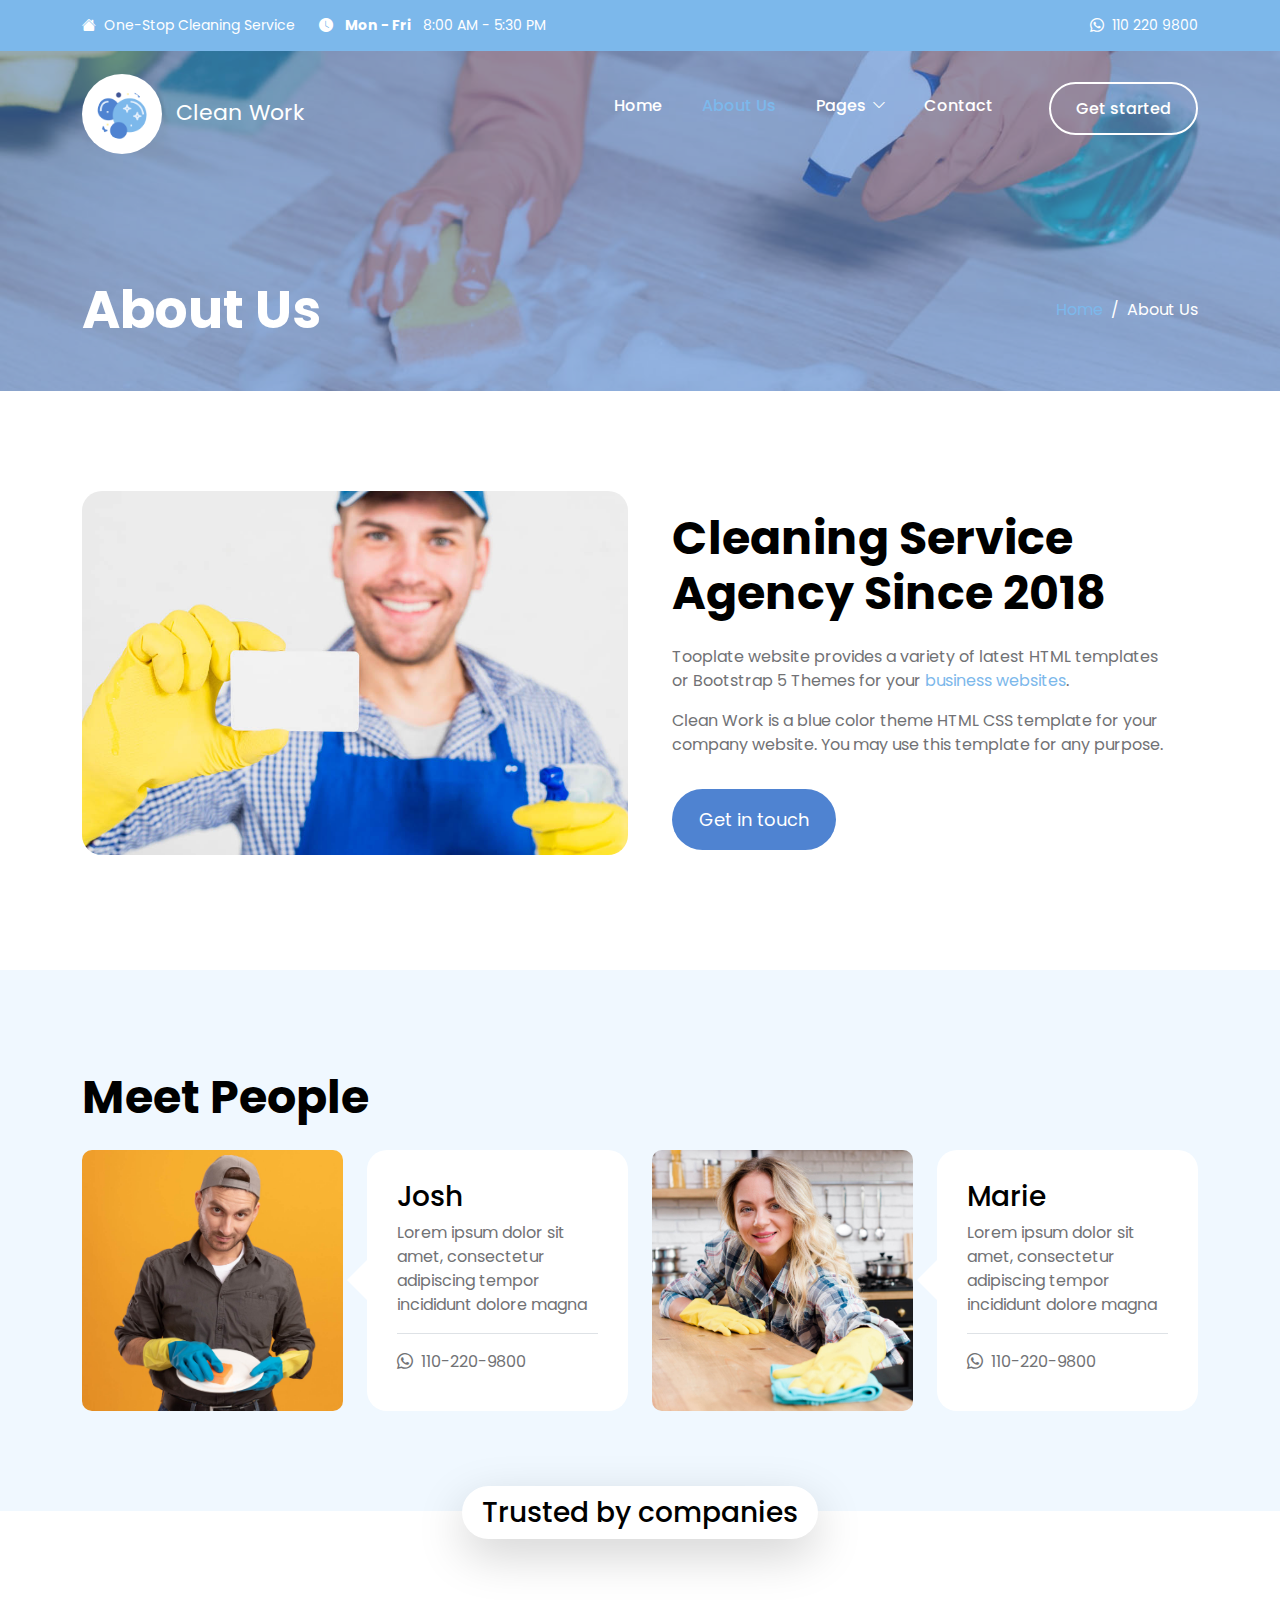
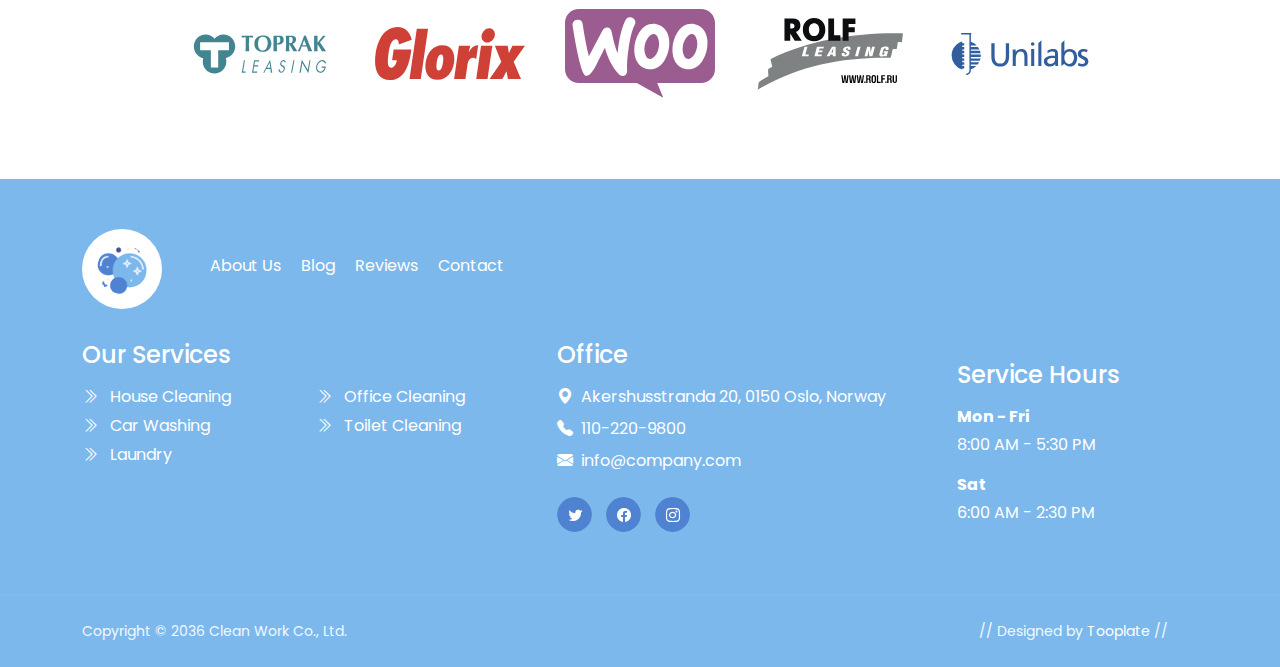
<file: docs/about.html>
<!doctype html>
<html lang="en">
    <head>
        <meta charset="utf-8">
        <meta name="viewport" content="width=device-width, initial-scale=1">

        <meta name="description" content="">
        <meta name="author" content="">

        <title>About Us | Bootstrap 5 Theme</title>

        <!-- CSS FILES -->        
        <link rel="preconnect" href="https://fonts.googleapis.com">
        
        <link rel="preconnect" href="https://fonts.gstatic.com" crossorigin>
        
        <link href="https://fonts.googleapis.com/css2?family=Poppins:ital,wght@0,400;0,500;0,700;1,400&display=swap" rel="stylesheet">

        <link href="css/bootstrap.min.css" rel="stylesheet">

        <link href="css/bootstrap-icons.css" rel="stylesheet">

        <link href="css/tooplate-clean-work.css" rel="stylesheet">
<!--

Tooplate 2132 Clean Work

https://www.tooplate.com/view/2132-clean-work

Free Bootstrap 5 HTML Template

-->
    </head>
    
    <body>

        <header class="site-header">
            <div class="container">
                <div class="row">
                    
                    <div class="col-lg-12 col-12 d-flex flex-wrap">
                        <p class="d-flex me-4 mb-0">
                            <i class="bi-house-fill me-2"></i>
                            One-Stop Cleaning Service
                        </p>

                        <p class="d-flex d-lg-block d-md-block d-none me-4 mb-0">
                            <i class="bi-clock-fill me-2"></i>
                            <strong class="me-2">Mon - Fri</strong> 8:00 AM - 5:30 PM
                        </p>

                        <p class="site-header-icon-wrap text-white d-flex mb-0 ms-auto">
                            <i class="site-header-icon bi-whatsapp me-2"></i>

                            <a href="tel: 110-220-9800" class="text-white">
                                110 220 9800
                            </a>
                        </p>
                    </div>

                </div>
            </div>
        </header>

        <nav class="navbar navbar-expand-lg">
            <div class="container">
                <a class="navbar-brand" href="index.html">
                    <img src="images/bubbles.png" class="logo img-fluid" alt="">

                    <span class="ms-2">Clean Work</span>
                </a>

                <button class="navbar-toggler" type="button" data-bs-toggle="collapse" data-bs-target="#navbarNav" aria-controls="navbarNav" aria-expanded="false" aria-label="Toggle navigation">
                    <span class="navbar-toggler-icon"></span>
                </button>

                <div class="collapse navbar-collapse" id="navbarNav">
                    <ul class="navbar-nav ms-auto">
                        <li class="nav-item">
                            <a class="nav-link" href="index.html">Home</a>
                        </li>

                        <li class="nav-item">
                            <a class="nav-link active" href="about.html">About Us</a>
                        </li>

                        <li class="nav-item dropdown">
                            <a class="nav-link dropdown-toggle" href="#section_5" id="navbarLightDropdownMenuLink" role="button" data-bs-toggle="dropdown" aria-expanded="false">Pages</a>

                            <ul class="dropdown-menu dropdown-menu-light" aria-labelledby="navbarLightDropdownMenuLink">
                                <li><a class="dropdown-item" href="services.html">Our Services</a></li>

                                <li><a class="dropdown-item" href="coming-soon.html">Coming Soon</a></li>

                                <li><a class="dropdown-item" href="page-404.html">Page 404</a></li>
                            </ul>
                        </li>

                        <li class="nav-item">
                            <a class="nav-link" href="contact.html">Contact</a>
                        </li>

                        <li class="nav-item ms-3">
                            <a class="nav-link custom-btn custom-border-btn custom-btn-bg-white btn" href="#">Get started</a>
                        </li>
                    </ul>
                </div>
            </div>
        </nav>

        <main>

            <section class="banner-section d-flex justify-content-center align-items-end">
                <div class="section-overlay"></div>

                <div class="container">
                    <div class="row">

                        <div class="col-lg-7 col-12">
                            <h1 class="text-white mb-lg-0">About Us</h1>
                        </div>

                        <div class="col-lg-4 col-12 d-flex justify-content-lg-end align-items-center ms-auto">
                            <nav aria-label="breadcrumb">
                                <ol class="breadcrumb justify-content-center">
                                    <li class="breadcrumb-item"><a href="index.html">Home</a></li>

                                    <li class="breadcrumb-item active" aria-current="page">About Us</li>
                                </ol>
                            </nav>
                        </div>

                    </div>
                </div>
            </section>
         

            <section class="section-padding">
                <div class="container">
                    <div class="row">

                        <div class="col-lg-6 col-12">
                            <img src="images/cleaning-concept-with-man-showing-business-card.jpg" class="featured-image img-fluid">
                        </div>

                        <div class="col-lg-6 col-12">
                            <div class="featured-block">
                                <h2 class="mb-4">Cleaning Service Agency Since 2018</h2>

                                <p>Tooplate website provides a variety of latest HTML templates or Bootstrap 5 Themes for your <a href="#">business websites</a>.</p>

                                <p>Clean Work is a blue color theme HTML CSS template for your company website. You may use this template for any purpose.</p>

                                <a class="custom-btn btn button button--atlas mt-3" href="contact.html">
                                    <span>Get in touch</span>
    
                                    <div class="marquee" aria-hidden="true">
                                        <div class="marquee__inner">
                                            <span>Get in touch</span>
                                            <span>Get in touch</span>
                                            <span>Get in touch</span>
                                            <span>Get in touch</span>
                                        </div>
                                    </div>
                                </a>
                            </div>
                        </div>

                    </div>
                </div>
            </section>


            <section class="team-section section-padding section-bg">
                <div class="container">
                    <div class="row">

                        <div class="col-lg-12 col-12">
                            <h2 class="mb-4">Meet People</h2>
                        </div>

                        <div class="col-lg-3 col-md-6 col-12 mb-lg-0 mb-md-5">
                            <img src="images/teams/young-cleaning-man-wearing-casual-clothes.jpg" class="team-image img-fluid">
                        </div>

                        <div class="col-lg-3 col-md-6 col-12 d-flex justify-content-lg-center mt-4 mt-lg-0 mt-md-0 mb-5 mb-lg-0">
                            <div class="team-info mx-auto mx-lg-0">
                                <h4 class="mb-2">Josh</h4>

                                <p>Lorem ipsum dolor sit amet, consectetur adipiscing tempor incididunt dolore magna</p>

                                <div class="border-top mt-3 pt-3">
                                    <p class="d-flex mb-0">
                                        <i class="bi-whatsapp me-2"></i>

                                        <a href="tel: 110-220-9800">
                                            110-220-9800
                                        </a>
                                    </p>
                                </div>
                            </div>
                        </div>

                        <div class="col-lg-3 col-md-6 col-12">
                            <img src="images/teams/happy-young-woman-wiping-kitchen-counter-wearing-yellow-gloves.jpg" class="team-image img-fluid">
                        </div>

                        <div class="col-lg-3 col-md-6 col-12 d-flex justify-content-lg-center mt-4 mt-lg-0 mt-md-0">
                            <div class="team-info mx-auto mx-lg-0">
                                <h4 class="mb-2">Marie</h4>

                                <p>Lorem ipsum dolor sit amet, consectetur adipiscing tempor incididunt dolore magna</p>

                                <div class="border-top mt-3 pt-3">
                                    <p class="d-flex mb-0">
                                        <i class="bi-whatsapp me-2"></i>

                                        <a href="tel: 110-220-9800">
                                            110-220-9800
                                        </a>
                                    </p>
                                </div>
                            </div>
                        </div>

                    </div>
                </div>
            </section>


            <section class="partners-section">
                <div class="container">
                    <div class="row justify-content-center align-items-center">

                        <div class="col-lg-12 col-12">
                            <h4 class="partners-section-title bg-white shadow-lg">Trusted by companies</h4>
                        </div>

                        <div class="col-lg-2 col-md-4 col-6">
                            <img src="images/partners/toprak-leasing.svg" class="partners-image img-fluid">
                        </div>

                        <div class="col-lg-2 col-md-4 col-6">
                            <img src="images/partners/glorix.svg" class="partners-image img-fluid">
                        </div>

                        <div class="col-lg-2 col-md-4 col-6">
                            <img src="images/partners/woocommerce.svg" class="partners-image img-fluid">
                        </div>

                        <div class="col-lg-2 col-md-4 col-6">
                            <img src="images/partners/rolf-leasing.svg" class="partners-image img-fluid">
                        </div>

                        <div class="col-lg-2 col-md-4 col-6">
                            <img src="images/partners/unilabs.svg" class="partners-image img-fluid">
                        </div>

                    </div>
                </div>
            </section>
        </main>

        <footer class="site-footer">
            <div class="container">
                <div class="row">

                    <div class="col-lg-12 col-12 d-flex align-items-center mb-4 pb-2">
                        <div>
                            <img src="images/bubbles.png" class="logo img-fluid" alt="">
                        </div>

                        <ul class="footer-menu d-flex flex-wrap ms-5">
                            <li class="footer-menu-item"><a href="#" class="footer-menu-link">About Us</a></li>

                            <li class="footer-menu-item"><a href="#" class="footer-menu-link">Blog</a></li>

                            <li class="footer-menu-item"><a href="#" class="footer-menu-link">Reviews</a></li>

                            <li class="footer-menu-item"><a href="#" class="footer-menu-link">Contact</a></li>
                        </ul>
                    </div>

                    <div class="col-lg-5 col-12 mb-4 mb-lg-0">
                        <h5 class="site-footer-title mb-3">Our Services</h5>

                        <ul class="footer-menu">
                            <li class="footer-menu-item">
                                <a href="#" class="footer-menu-link">
                                    <i class="bi-chevron-double-right footer-menu-link-icon me-2"></i>
                                    House Cleaning
                                </a>
                            </li>

                            <li class="footer-menu-item">
                                <a href="#" class="footer-menu-link">
                                    <i class="bi-chevron-double-right footer-menu-link-icon me-2"></i>
                                    Car Washing
                                </a>
                            </li>

                            <li class="footer-menu-item">
                                <a href="#" class="footer-menu-link">
                                    <i class="bi-chevron-double-right footer-menu-link-icon me-2"></i>
                                    Laundry
                                </a>
                            </li>

                            <li class="footer-menu-item">
                                <a href="#" class="footer-menu-link">
                                    <i class="bi-chevron-double-right footer-menu-link-icon me-2"></i>
                                    Office Cleaning
                                </a>
                            </li>

                            <li class="footer-menu-item">
                                <a href="#" class="footer-menu-link">
                                    <i class="bi-chevron-double-right footer-menu-link-icon me-2"></i>
                                    Toilet Cleaning
                                </a>
                            </li>
                        </ul>
                    </div>

                    <div class="col-lg-4 col-md-6 col-12 mb-4 mb-lg-0 mb-md-0">
                        <h5 class="site-footer-title mb-3">Office</h5>

                        <p class="text-white d-flex mt-3 mb-2">
                            <i class="bi-geo-alt-fill me-2"></i>
                            Akershusstranda 20, 0150 Oslo, Norway
                        </p>

                        <p class="text-white d-flex mb-2">
                            <i class="bi-telephone-fill me-2"></i>

                            <a href="tel: 110-220-9800" class="site-footer-link">
                                110-220-9800
                            </a>
                        </p>

                        <p class="text-white d-flex">
                            <i class="bi-envelope-fill me-2"></i>

                            <a href="mailto:info@company.com" class="site-footer-link">
                                info@company.com
                            </a>
                        </p>

                        <ul class="social-icon mt-4">
                            <li class="social-icon-item">
                                <a href="#" class="social-icon-link button button--skoll">
                                    <span></span>
                                    <span class="bi-twitter"></span>
                                </a>
                            </li>

                            <li class="social-icon-item">
                                <a href="#" class="social-icon-link button button--skoll">
                                    <span></span>
                                    <span class="bi-facebook"></span>
                                </a>
                            </li>

                            <li class="social-icon-item">
                                <a href="#" class="social-icon-link button button--skoll">
                                    <span></span>
                                    <span class="bi-instagram"></span>
                                </a>
                            </li>
                        </ul>
                    </div>

                    <div class="col-lg-3 col-md-6 col-6 mt-3 mt-lg-0 mt-md-0">
                        <div class="featured-block">
                            <h5 class="text-white mb-3">Service Hours</h5>

                            <strong class="d-block text-white mb-1">Mon - Fri</strong>

                            <p class="text-white mb-3">8:00 AM - 5:30 PM</p>

                            <strong class="d-block text-white mb-1">Sat</strong>

                            <p class="text-white mb-0">6:00 AM - 2:30 PM</p>
                        </div>
                    </div>
                </div>
            </div>

            <div class="site-footer-bottom">
                <div class="container">
                    <div class="row">

                        <div class="col-lg-6 col-12">
                            <p class="copyright-text mb-0">Copyright © 2036 Clean Work Co., Ltd.</p>
                        </div>
                        
                        <div class="col-lg-6 col-12 text-end">
                            <p class="copyright-text mb-0">
                            // Designed by <a href="https://www.tooplate.com" target="_parent">Tooplate</a> //</p>
                        </div>
                        
                    </div>
                </div>
            </div>
        </footer>

        <!-- JAVASCRIPT FILES -->
        <script src="js/jquery.min.js"></script>
        <script src="js/bootstrap.min.js"></script>
        <script src="js/jquery.backstretch.min.js"></script>
        <script src="js/counter.js"></script>
        <script src="js/countdown.js"></script>
        <script src="js/init.js"></script>
        <script src="js/modernizr.js"></script>
        <script src="js/animated-headline.js"></script>
        <script src="js/custom.js"></script>

    </body>
</html>
</file>
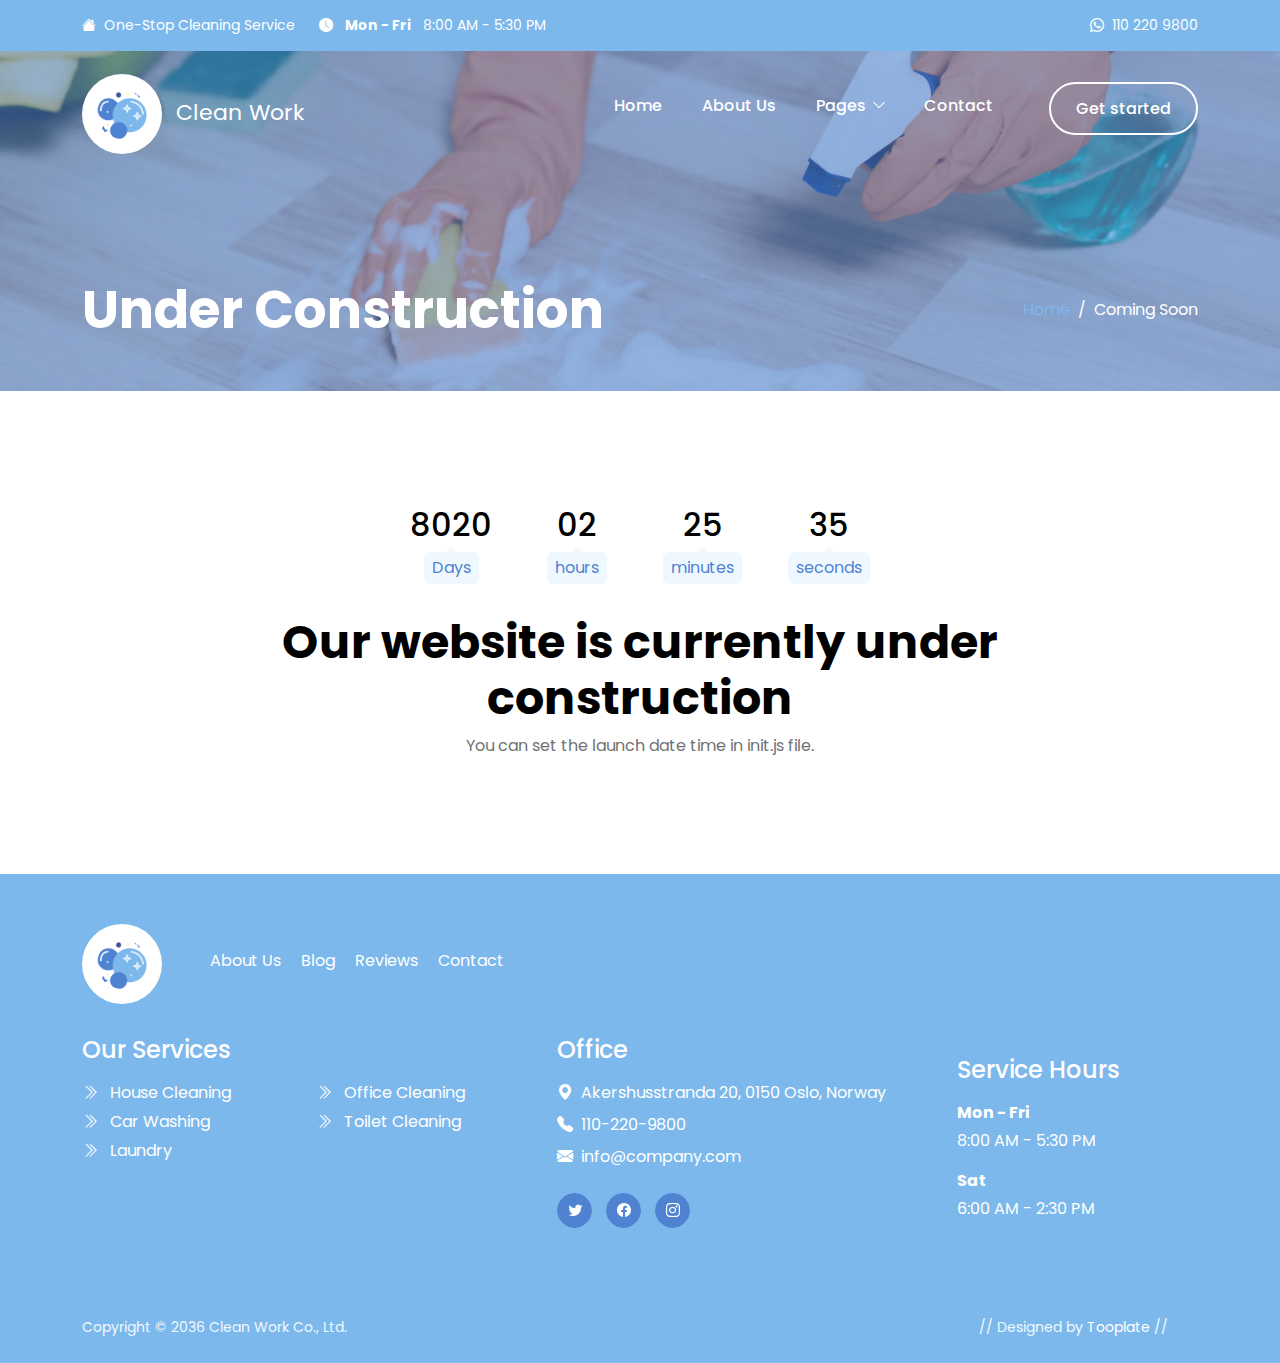
<file: docs/coming-soon.html>
<!doctype html>
<html lang="en">
    <head>
        <meta charset="utf-8">
        <meta name="viewport" content="width=device-width, initial-scale=1">

        <meta name="description" content="">
        <meta name="author" content="">

        <title>Under Construction | Bootstrap 5 Theme</title>

        <!-- CSS FILES -->        
        <link rel="preconnect" href="https://fonts.googleapis.com">
        
        <link rel="preconnect" href="https://fonts.gstatic.com" crossorigin>
        
        <link href="https://fonts.googleapis.com/css2?family=Poppins:ital,wght@0,400;0,500;0,700;1,400&display=swap" rel="stylesheet">

        <link href="css/bootstrap.min.css" rel="stylesheet">

        <link href="css/bootstrap-icons.css" rel="stylesheet">

        <link href="css/tooplate-clean-work.css" rel="stylesheet">
<!--

Tooplate 2132 Clean Work

https://www.tooplate.com/view/2132-clean-work

Free Bootstrap 5 HTML Template

-->
    </head>
    
    <body>

        <header class="site-header">
            <div class="container">
                <div class="row">
                    
                    <div class="col-lg-12 col-12 d-flex flex-wrap">
                        <p class="d-flex me-4 mb-0">
                            <i class="bi-house-fill me-2"></i>
                            One-Stop Cleaning Service
                        </p>

                        <p class="d-flex d-lg-block d-md-block d-none me-4 mb-0">
                            <i class="bi-clock-fill me-2"></i>
                            <strong class="me-2">Mon - Fri</strong> 8:00 AM - 5:30 PM
                        </p>

                        <p class="site-header-icon-wrap text-white d-flex mb-0 ms-auto">
                            <i class="site-header-icon bi-whatsapp me-2"></i>

                            <a href="tel: 110-220-9800" class="text-white">
                                110 220 9800
                            </a>
                        </p>
                    </div>

                </div>
            </div>
        </header>

        <nav class="navbar navbar-expand-lg">
            <div class="container">
                <a class="navbar-brand" href="index.html">
                    <img src="images/bubbles.png" class="logo img-fluid" alt="">

                    <span class="ms-2">Clean Work</span>
                </a>

                <button class="navbar-toggler" type="button" data-bs-toggle="collapse" data-bs-target="#navbarNav" aria-controls="navbarNav" aria-expanded="false" aria-label="Toggle navigation">
                    <span class="navbar-toggler-icon"></span>
                </button>

                <div class="collapse navbar-collapse" id="navbarNav">
                    <ul class="navbar-nav ms-auto">
                        <li class="nav-item">
                            <a class="nav-link" href="index.html">Home</a>
                        </li>

                        <li class="nav-item">
                            <a class="nav-link" href="about.html">About Us</a>
                        </li>

                        <li class="nav-item dropdown">
                            <a class="nav-link dropdown-toggle" href="#section_5" id="navbarLightDropdownMenuLink" role="button" data-bs-toggle="dropdown" aria-expanded="false">Pages</a>

                            <ul class="dropdown-menu dropdown-menu-light" aria-labelledby="navbarLightDropdownMenuLink">
                                <li><a class="dropdown-item" href="services.html">Our Services</a></li>

                                <li><a class="dropdown-item active" href="coming-soon.html">Coming Soon</a></li>

                                <li><a class="dropdown-item" href="page-404.html">Page 404</a></li>
                            </ul>
                        </li>

                        <li class="nav-item">
                            <a class="nav-link" href="contact.html">Contact</a>
                        </li>

                        <li class="nav-item ms-3">
                            <a class="nav-link custom-btn custom-border-btn custom-btn-bg-white btn" href="#">Get started</a>
                        </li>
                    </ul>
                </div>
            </div>
        </nav>

        <main>

            <section class="banner-section d-flex justify-content-center align-items-end">
                <div class="section-overlay"></div>

                <div class="container">
                    <div class="row">

                        <div class="col-lg-7 col-12">
                            <h1 class="text-white mb-lg-0">Under Construction</h1>
                        </div>

                        <div class="col-lg-4 col-12 d-flex justify-content-lg-end align-items-center ms-auto">
                            <nav aria-label="breadcrumb">
                                <ol class="breadcrumb justify-content-center">
                                    <li class="breadcrumb-item"><a href="index.html">Home</a></li>

                                    <li class="breadcrumb-item active" aria-current="page">Coming Soon</li>
                                </ol>
                            </nav>
                        </div>

                    </div>
                </div>
            </section>
         

            <section class="section-padding">
                <div class="container">
                    <div class="row">

                        <div class="col-lg-8 col-12 text-center mx-auto">
                            <ul class="countdown d-flex flex-wrap justify-content-center align-items-center">
                               <li class="countdown-item d-flex flex-column justify-content-center align-items-center">
                                    <h3 class="countdown-title days">14</h3>
                                    <span class="countdown-text">Days</span>

                                    <div class="countdown-item-overlay"></div>
                               </li>

                               <li class="countdown-item d-flex flex-column justify-content-center align-items-center">
                                    <h3 class="countdown-title hours">10</h3>
                                    <span class="countdown-text">hours</span>
                               </li>

                               <li class="countdown-item d-flex flex-column justify-content-center align-items-center">
                                    <h3 class="countdown-title minutes">15</h3>
                                    <span class="countdown-text">minutes</span>
                               </li>

                               <li class="countdown-item d-flex flex-column justify-content-center align-items-center">
                                    <h3 class="countdown-title seconds">34</h3>
                                    <span class="countdown-text">seconds</span>
                               </li>     
                            </ul>

                            <h2 class="">Our website is currently under construction</h2>
                            <p>You can set the launch date time in init.js file.</p>
                        </div>

                    </div>
                </div>
            </section>
        </main>

        <footer class="site-footer">
            <div class="container">
                <div class="row">

                    <div class="col-lg-12 col-12 d-flex align-items-center mb-4 pb-2">
                        <div>
                            <img src="images/bubbles.png" class="logo img-fluid" alt="">
                        </div>

                        <ul class="footer-menu d-flex flex-wrap ms-5">
                            <li class="footer-menu-item"><a href="#" class="footer-menu-link">About Us</a></li>

                            <li class="footer-menu-item"><a href="#" class="footer-menu-link">Blog</a></li>

                            <li class="footer-menu-item"><a href="#" class="footer-menu-link">Reviews</a></li>

                            <li class="footer-menu-item"><a href="#" class="footer-menu-link">Contact</a></li>
                        </ul>
                    </div>

                    <div class="col-lg-5 col-12 mb-4 mb-lg-0">
                        <h5 class="site-footer-title mb-3">Our Services</h5>

                        <ul class="footer-menu">
                            <li class="footer-menu-item">
                                <a href="#" class="footer-menu-link">
                                    <i class="bi-chevron-double-right footer-menu-link-icon me-2"></i>
                                    House Cleaning
                                </a>
                            </li>

                            <li class="footer-menu-item">
                                <a href="#" class="footer-menu-link">
                                    <i class="bi-chevron-double-right footer-menu-link-icon me-2"></i>
                                    Car Washing
                                </a>
                            </li>

                            <li class="footer-menu-item">
                                <a href="#" class="footer-menu-link">
                                    <i class="bi-chevron-double-right footer-menu-link-icon me-2"></i>
                                    Laundry
                                </a>
                            </li>

                            <li class="footer-menu-item">
                                <a href="#" class="footer-menu-link">
                                    <i class="bi-chevron-double-right footer-menu-link-icon me-2"></i>
                                    Office Cleaning
                                </a>
                            </li>

                            <li class="footer-menu-item">
                                <a href="#" class="footer-menu-link">
                                    <i class="bi-chevron-double-right footer-menu-link-icon me-2"></i>
                                    Toilet Cleaning
                                </a>
                            </li>
                        </ul>
                    </div>

                    <div class="col-lg-4 col-md-6 col-12 mb-4 mb-lg-0 mb-md-0">
                        <h5 class="site-footer-title mb-3">Office</h5>

                        <p class="text-white d-flex mt-3 mb-2">
                            <i class="bi-geo-alt-fill me-2"></i>
                            Akershusstranda 20, 0150 Oslo, Norway
                        </p>

                        <p class="text-white d-flex mb-2">
                            <i class="bi-telephone-fill me-2"></i>

                            <a href="tel: 110-220-9800" class="site-footer-link">
                                110-220-9800
                            </a>
                        </p>

                        <p class="text-white d-flex">
                            <i class="bi-envelope-fill me-2"></i>

                            <a href="mailto:info@company.com" class="site-footer-link">
                                info@company.com
                            </a>
                        </p>

                        <ul class="social-icon mt-4">
                            <li class="social-icon-item">
                                <a href="#" class="social-icon-link button button--skoll">
                                    <span></span>
                                    <span class="bi-twitter"></span>
                                </a>
                            </li>

                            <li class="social-icon-item">
                                <a href="#" class="social-icon-link button button--skoll">
                                    <span></span>
                                    <span class="bi-facebook"></span>
                                </a>
                            </li>

                            <li class="social-icon-item">
                                <a href="#" class="social-icon-link button button--skoll">
                                    <span></span>
                                    <span class="bi-instagram"></span>
                                </a>
                            </li>
                        </ul>
                    </div>

                    <div class="col-lg-3 col-md-6 col-6 mt-3 mt-lg-0 mt-md-0">
                        <div class="featured-block">
                            <h5 class="text-white mb-3">Service Hours</h5>

                            <strong class="d-block text-white mb-1">Mon - Fri</strong>

                            <p class="text-white mb-3">8:00 AM - 5:30 PM</p>

                            <strong class="d-block text-white mb-1">Sat</strong>

                            <p class="text-white mb-0">6:00 AM - 2:30 PM</p>
                        </div>
                    </div>
                </div>
            </div>

            <div class="site-footer-bottom">
                <div class="container">
                    <div class="row">

                        <div class="col-lg-6 col-12">
                            <p class="copyright-text mb-0">Copyright © 2036 Clean Work Co., Ltd.</p>
                        </div>
                        
                        <div class="col-lg-6 col-12 text-end">
                            <p class="copyright-text mb-0">
                            // Designed by <a href="https://www.tooplate.com" target="_parent">Tooplate</a> //</p>
                        </div>
                        
                    </div>
                </div>
            </div>
        </footer>

        <!-- JAVASCRIPT FILES -->
        <script src="js/jquery.min.js"></script>
        <script src="js/bootstrap.min.js"></script>
        <script src="js/jquery.backstretch.min.js"></script>
        <script src="js/counter.js"></script>
        <script src="js/countdown.js"></script>
        <script src="js/init.js"></script>
        <script src="js/modernizr.js"></script>
        <script src="js/animated-headline.js"></script>
        <script src="js/custom.js"></script>

    </body>
</html>
</file>
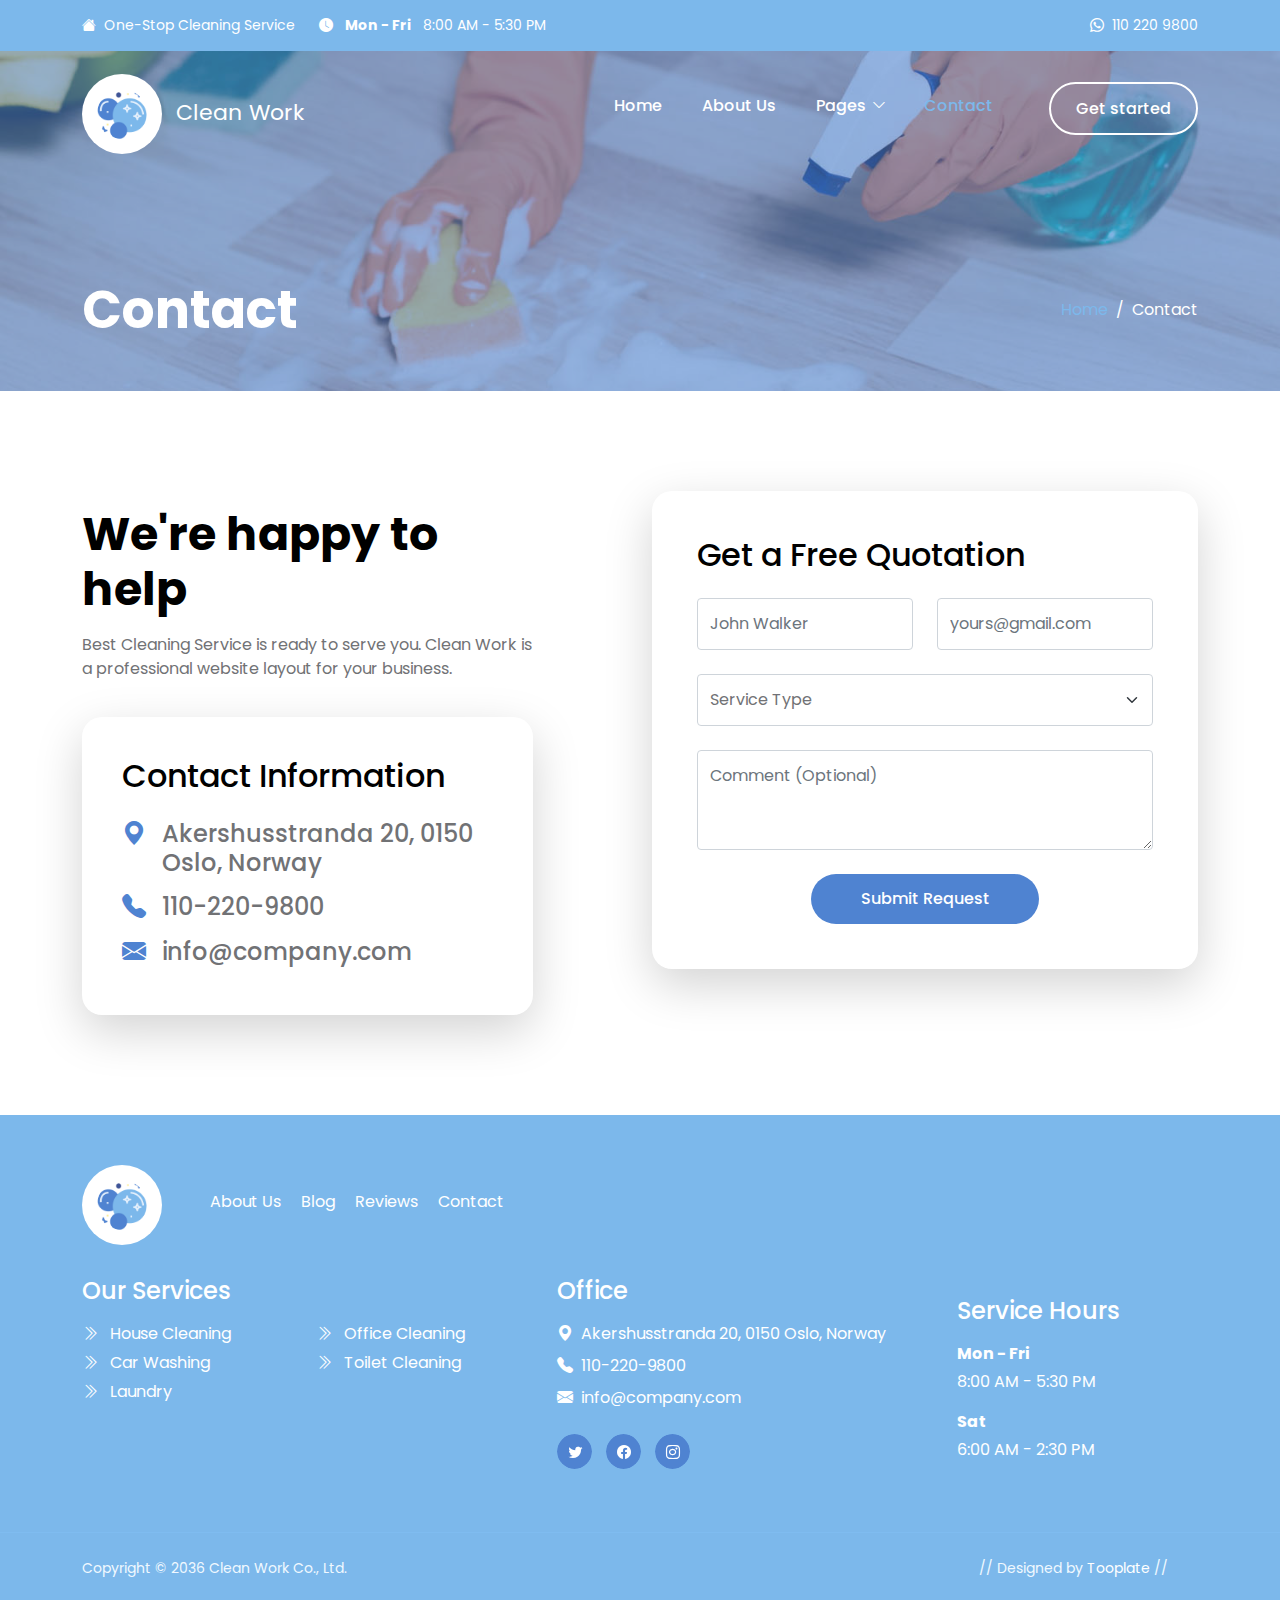
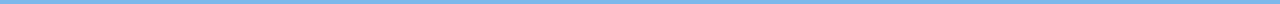
<file: docs/contact.html>
<!doctype html>
<html lang="en">
    <head>
        <meta charset="utf-8">
        <meta name="viewport" content="width=device-width, initial-scale=1">

        <meta name="description" content="">
        <meta name="author" content="">

        <title>Contact | Bootstrap 5 Theme</title>

        <!-- CSS FILES -->        
        <link rel="preconnect" href="https://fonts.googleapis.com">
        
        <link rel="preconnect" href="https://fonts.gstatic.com" crossorigin>
        
        <link href="https://fonts.googleapis.com/css2?family=Poppins:ital,wght@0,400;0,500;0,700;1,400&display=swap" rel="stylesheet">

        <link href="css/bootstrap.min.css" rel="stylesheet">

        <link href="css/bootstrap-icons.css" rel="stylesheet">

        <link href="css/tooplate-clean-work.css" rel="stylesheet">
<!--

Tooplate 2132 Clean Work

https://www.tooplate.com/view/2132-clean-work

Free Bootstrap 5 HTML Template

-->
    </head>
    
    <body>

        <header class="site-header">
            <div class="container">
                <div class="row">
                    
                    <div class="col-lg-12 col-12 d-flex flex-wrap">
                        <p class="d-flex me-4 mb-0">
                            <i class="bi-house-fill me-2"></i>
                            One-Stop Cleaning Service
                        </p>

                        <p class="d-flex d-lg-block d-md-block d-none me-4 mb-0">
                            <i class="bi-clock-fill me-2"></i>
                            <strong class="me-2">Mon - Fri</strong> 8:00 AM - 5:30 PM
                        </p>

                        <p class="site-header-icon-wrap text-white d-flex mb-0 ms-auto">
                            <i class="site-header-icon bi-whatsapp me-2"></i>

                            <a href="tel: 110-220-9800" class="text-white">
                                110 220 9800
                            </a>
                        </p>
                    </div>

                </div>
            </div>
        </header>

        <nav class="navbar navbar-expand-lg">
            <div class="container">
                <a class="navbar-brand" href="index.html">
                    <img src="images/bubbles.png" class="logo img-fluid" alt="">

                    <span class="ms-2">Clean Work</span>
                </a>

                <button class="navbar-toggler" type="button" data-bs-toggle="collapse" data-bs-target="#navbarNav" aria-controls="navbarNav" aria-expanded="false" aria-label="Toggle navigation">
                    <span class="navbar-toggler-icon"></span>
                </button>

                <div class="collapse navbar-collapse" id="navbarNav">
                    <ul class="navbar-nav ms-auto">
                        <li class="nav-item">
                            <a class="nav-link" href="index.html">Home</a>
                        </li>

                        <li class="nav-item">
                            <a class="nav-link" href="about.html">About Us</a>
                        </li>

                        <li class="nav-item dropdown">
                            <a class="nav-link dropdown-toggle" href="#section_5" id="navbarLightDropdownMenuLink" role="button" data-bs-toggle="dropdown" aria-expanded="false">Pages</a>

                            <ul class="dropdown-menu dropdown-menu-light" aria-labelledby="navbarLightDropdownMenuLink">
                                <li><a class="dropdown-item" href="services.html">Our Services</a></li>

                                <li><a class="dropdown-item" href="coming-soon.html">Coming Soon</a></li>

                                <li><a class="dropdown-item" href="page-404.html">Page 404</a></li>
                            </ul>
                        </li>

                        <li class="nav-item">
                            <a class="nav-link active" href="contact.html">Contact</a>
                        </li>

                        <li class="nav-item ms-3">
                            <a class="nav-link custom-btn custom-border-btn custom-btn-bg-white btn" href="#">Get started</a>
                        </li>
                    </ul>
                </div>
            </div>
        </nav>

        <main>

            <section class="banner-section d-flex justify-content-center align-items-end">
                <div class="section-overlay"></div>

                <div class="container">
                    <div class="row">

                        <div class="col-lg-7 col-12">
                            <h1 class="text-white mb-lg-0">Contact</h1>
                        </div>

                        <div class="col-lg-4 col-12 d-flex justify-content-lg-end align-items-center ms-auto">
                            <nav aria-label="breadcrumb">
                                <ol class="breadcrumb justify-content-center">
                                    <li class="breadcrumb-item"><a href="index.html">Home</a></li>

                                    <li class="breadcrumb-item active" aria-current="page">Contact</li>
                                </ol>
                            </nav>
                        </div>

                    </div>
                </div>
            </section>
         

            <section class="contact-section section-padding">
                <div class="container">
                    <div class="row">

                        <div class="col-lg-5 col-12 me-auto mb-lg-0 mb-5">
                            <h2 class="my-3">We're happy to help</h2>

                            <p>Best Cleaning Service is ready to serve you. Clean Work is a professional website layout for your business.</p>

                            <div class="contact-info bg-white shadow-lg">
                                <h3 class="mb-4">Contact Information</h3>

                                <h5 class="d-flex mt-3 mb-3">
                                    <i class="bi-geo-alt-fill custom-icon me-3"></i>
                                    Akershusstranda 20, 0150 Oslo, Norway
                                </h5>

                                <h5 class="d-flex mb-3">
                                    <i class="bi-telephone-fill custom-icon me-3"></i>

                                    <a href="tel: 110-220-9800">
                                        110-220-9800
                                    </a>
                                </h5>

                                <h5 class="d-flex">
                                    <i class="bi-envelope-fill custom-icon me-3"></i>

                                    <a href="mailto:info@company.com">
                                        info@company.com
                                    </a>
                                </h5>
                            </div>
                        </div>

                        <div class="col-lg-6 col-12">
                            <form class="custom-form consulting-form bg-white shadow-lg mb-5 mb-lg-0" action="#" method="post" role="form">
                                <div class="consulting-form-header d-flex align-items-center">
                                    <h3 class="mb-4">Get a Free Quotation</h3>
                                </div>

                                <div class="consulting-form-body">
                                    <div class="row">
                                        <div class="col-lg-6 col-md-6 col-12">
                                            <input type="text" name="volunteer-name" id="volunteer-name" class="form-control" placeholder="John Walker" required>
                                        </div>

                                        <div class="col-lg-6 col-md-6 col-12">
                                            <input type="email" name="volunteer-email" id="volunteer-email" pattern="[^ @]*@[^ @]*" class="form-control" placeholder="yours@gmail.com" required>
                                        </div>
                                    </div>

                                    <select class="form-select form-control" name="job-salary" id="job-salary" aria-label="Default select example">
                                        <option selected>Service Type</option>
                                        <option value="1">House cleaning</option>
                                        <option value="2">Car washing</option>
                                        <option value="2">Office cleaning</option>
                                        <option value="2">Factory cleaning</option>
                                    </select>

                                    <textarea name="volunteer-message" rows="3" class="form-control" id="volunteer-message" placeholder="Comment (Optional)"></textarea>

                                    <div class="col-lg-6 col-md-10 col-8 mx-auto">
                                        <button type="submit" class="form-control">Submit Request</button>
                                    </div>
                                </div>
                            </form>
                        </div>

                    </div>
                </div>
            </section>
        </main>

        <footer class="site-footer">
            <div class="container">
                <div class="row">

                    <div class="col-lg-12 col-12 d-flex align-items-center mb-4 pb-2">
                        <div>
                            <img src="images/bubbles.png" class="logo img-fluid" alt="">
                        </div>

                        <ul class="footer-menu d-flex flex-wrap ms-5">
                            <li class="footer-menu-item"><a href="#" class="footer-menu-link">About Us</a></li>

                            <li class="footer-menu-item"><a href="#" class="footer-menu-link">Blog</a></li>

                            <li class="footer-menu-item"><a href="#" class="footer-menu-link">Reviews</a></li>

                            <li class="footer-menu-item"><a href="#" class="footer-menu-link">Contact</a></li>
                        </ul>
                    </div>

                    <div class="col-lg-5 col-12 mb-4 mb-lg-0">
                        <h5 class="site-footer-title mb-3">Our Services</h5>

                        <ul class="footer-menu">
                            <li class="footer-menu-item">
                                <a href="#" class="footer-menu-link">
                                    <i class="bi-chevron-double-right footer-menu-link-icon me-2"></i>
                                    House Cleaning
                                </a>
                            </li>

                            <li class="footer-menu-item">
                                <a href="#" class="footer-menu-link">
                                    <i class="bi-chevron-double-right footer-menu-link-icon me-2"></i>
                                    Car Washing
                                </a>
                            </li>

                            <li class="footer-menu-item">
                                <a href="#" class="footer-menu-link">
                                    <i class="bi-chevron-double-right footer-menu-link-icon me-2"></i>
                                    Laundry
                                </a>
                            </li>

                            <li class="footer-menu-item">
                                <a href="#" class="footer-menu-link">
                                    <i class="bi-chevron-double-right footer-menu-link-icon me-2"></i>
                                    Office Cleaning
                                </a>
                            </li>

                            <li class="footer-menu-item">
                                <a href="#" class="footer-menu-link">
                                    <i class="bi-chevron-double-right footer-menu-link-icon me-2"></i>
                                    Toilet Cleaning
                                </a>
                            </li>
                        </ul>
                    </div>

                    <div class="col-lg-4 col-md-6 col-12 mb-4 mb-lg-0 mb-md-0">
                        <h5 class="site-footer-title mb-3">Office</h5>

                        <p class="text-white d-flex mt-3 mb-2">
                            <i class="bi-geo-alt-fill me-2"></i>
                            Akershusstranda 20, 0150 Oslo, Norway
                        </p>

                        <p class="text-white d-flex mb-2">
                            <i class="bi-telephone-fill me-2"></i>

                            <a href="tel: 110-220-9800" class="site-footer-link">
                                110-220-9800
                            </a>
                        </p>

                        <p class="text-white d-flex">
                            <i class="bi-envelope-fill me-2"></i>

                            <a href="mailto:info@company.com" class="site-footer-link">
                                info@company.com
                            </a>
                        </p>

                        <ul class="social-icon mt-4">
                            <li class="social-icon-item">
                                <a href="#" class="social-icon-link button button--skoll">
                                    <span></span>
                                    <span class="bi-twitter"></span>
                                </a>
                            </li>

                            <li class="social-icon-item">
                                <a href="#" class="social-icon-link button button--skoll">
                                    <span></span>
                                    <span class="bi-facebook"></span>
                                </a>
                            </li>

                            <li class="social-icon-item">
                                <a href="#" class="social-icon-link button button--skoll">
                                    <span></span>
                                    <span class="bi-instagram"></span>
                                </a>
                            </li>
                        </ul>
                    </div>

                    <div class="col-lg-3 col-md-6 col-6 mt-3 mt-lg-0 mt-md-0">
                        <div class="featured-block">
                            <h5 class="text-white mb-3">Service Hours</h5>

                            <strong class="d-block text-white mb-1">Mon - Fri</strong>

                            <p class="text-white mb-3">8:00 AM - 5:30 PM</p>

                            <strong class="d-block text-white mb-1">Sat</strong>

                            <p class="text-white mb-0">6:00 AM - 2:30 PM</p>
                        </div>
                    </div>
                </div>
            </div>

            <div class="site-footer-bottom">
                <div class="container">
                    <div class="row">

                        <div class="col-lg-6 col-12">
                            <p class="copyright-text mb-0">Copyright © 2036 Clean Work Co., Ltd.</p>
                        </div>
                        
                        <div class="col-lg-6 col-12 text-end">
                            <p class="copyright-text mb-0">
                            // Designed by <a href="https://www.tooplate.com" target="_parent">Tooplate</a> //</p>
                        </div>
                        
                    </div>
                </div>
            </div>
        </footer>

        <!-- JAVASCRIPT FILES -->
        <script src="js/jquery.min.js"></script>
        <script src="js/bootstrap.min.js"></script>
        <script src="js/jquery.backstretch.min.js"></script>
        <script src="js/counter.js"></script>
        <script src="js/countdown.js"></script>
        <script src="js/init.js"></script>
        <script src="js/modernizr.js"></script>
        <script src="js/animated-headline.js"></script>
        <script src="js/custom.js"></script>

    </body>
</html>
</file>
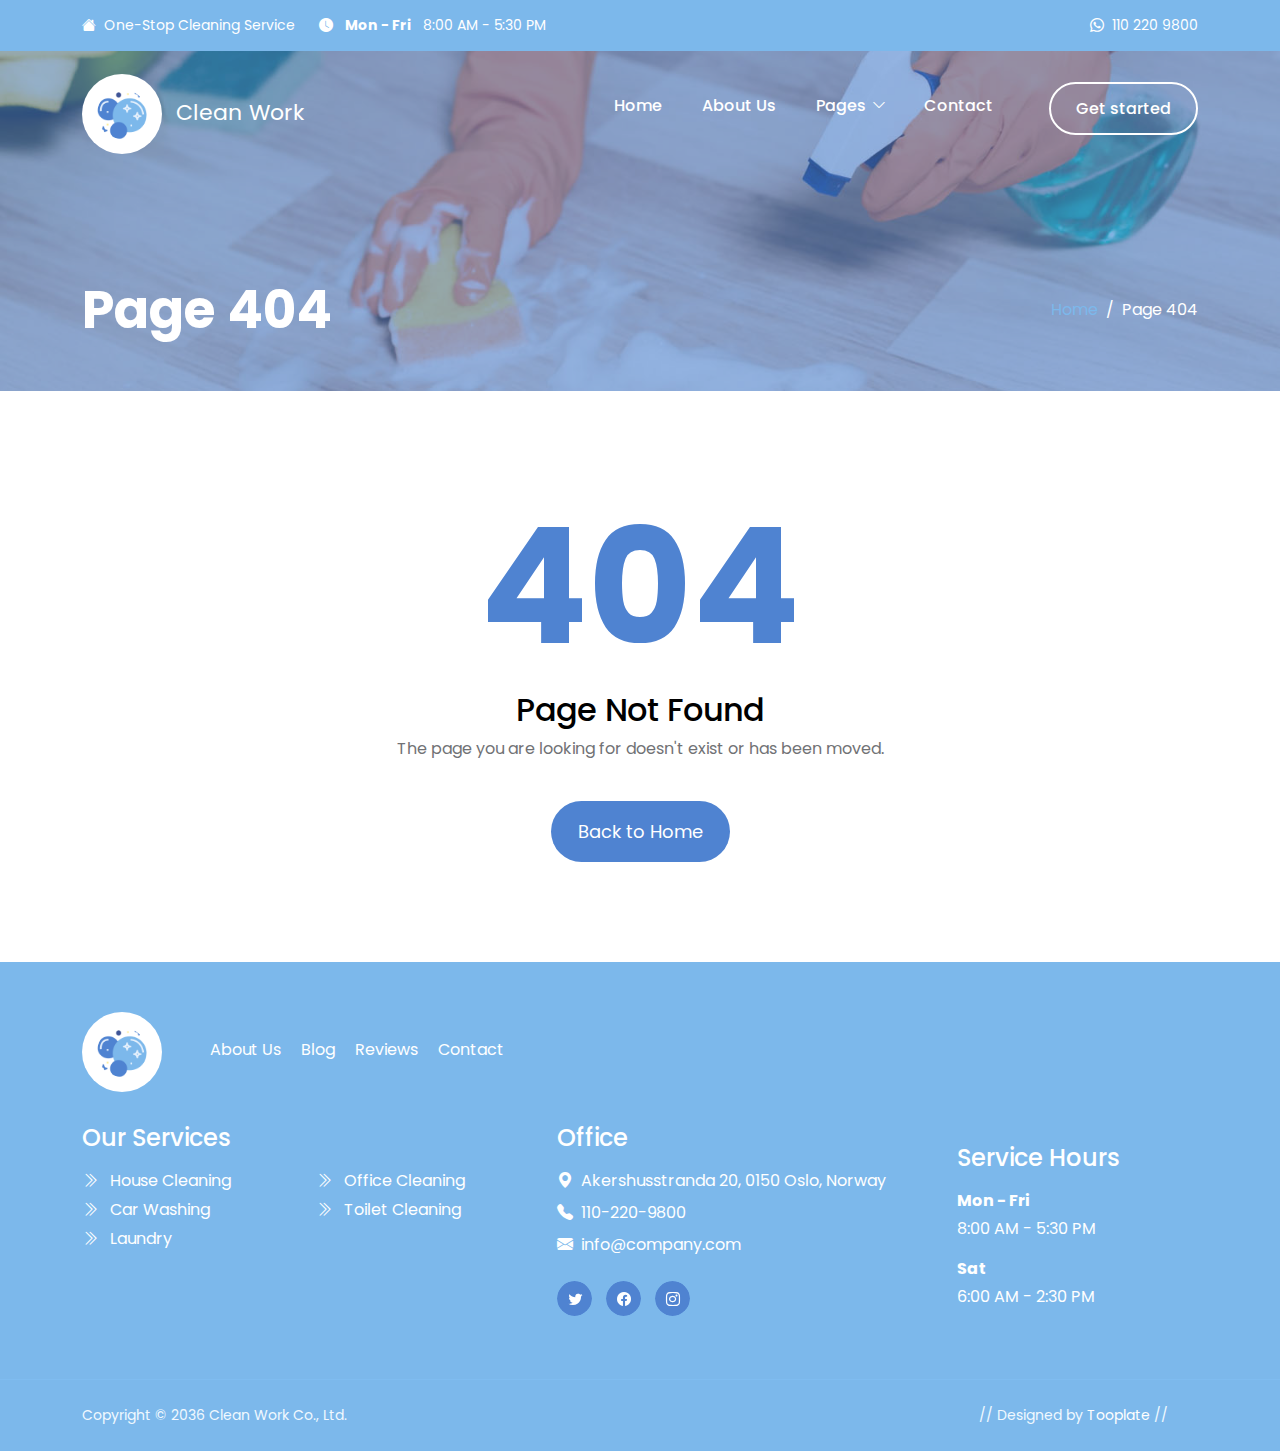
<file: docs/page-404.html>
<!doctype html>
<html lang="en">
    <head>
        <meta charset="utf-8">
        <meta name="viewport" content="width=device-width, initial-scale=1">

        <meta name="description" content="">
        <meta name="author" content="">

        <title>Page Not Found | Bootstrap 5 Theme</title>

        <!-- CSS FILES -->        
        <link rel="preconnect" href="https://fonts.googleapis.com">
        
        <link rel="preconnect" href="https://fonts.gstatic.com" crossorigin>
        
        <link href="https://fonts.googleapis.com/css2?family=Poppins:ital,wght@0,400;0,500;0,700;1,400&display=swap" rel="stylesheet">

        <link href="css/bootstrap.min.css" rel="stylesheet">

        <link href="css/bootstrap-icons.css" rel="stylesheet">

        <link href="css/tooplate-clean-work.css" rel="stylesheet">
<!--

Tooplate 2132 Clean Work

https://www.tooplate.com/view/2132-clean-work

Free Bootstrap 5 HTML Template

-->
    </head>
    
    <body>

        <header class="site-header">
            <div class="container">
                <div class="row">
                    
                    <div class="col-lg-12 col-12 d-flex flex-wrap">
                        <p class="d-flex me-4 mb-0">
                            <i class="bi-house-fill me-2"></i>
                            One-Stop Cleaning Service
                        </p>

                        <p class="d-flex d-lg-block d-md-block d-none me-4 mb-0">
                            <i class="bi-clock-fill me-2"></i>
                            <strong class="me-2">Mon - Fri</strong> 8:00 AM - 5:30 PM
                        </p>

                        <p class="site-header-icon-wrap text-white d-flex mb-0 ms-auto">
                            <i class="site-header-icon bi-whatsapp me-2"></i>

                            <a href="tel: 110-220-9800" class="text-white">
                                110 220 9800
                            </a>
                        </p>
                    </div>

                </div>
            </div>
        </header>

        <nav class="navbar navbar-expand-lg">
            <div class="container">
                <a class="navbar-brand" href="index.html">
                    <img src="images/bubbles.png" class="logo img-fluid" alt="">

                    <span class="ms-2">Clean Work</span>
                </a>

                <button class="navbar-toggler" type="button" data-bs-toggle="collapse" data-bs-target="#navbarNav" aria-controls="navbarNav" aria-expanded="false" aria-label="Toggle navigation">
                    <span class="navbar-toggler-icon"></span>
                </button>

                <div class="collapse navbar-collapse" id="navbarNav">
                    <ul class="navbar-nav ms-auto">
                        <li class="nav-item">
                            <a class="nav-link" href="index.html">Home</a>
                        </li>

                        <li class="nav-item">
                            <a class="nav-link" href="about.html">About Us</a>
                        </li>

                        <li class="nav-item dropdown">
                            <a class="nav-link dropdown-toggle" href="#section_5" id="navbarLightDropdownMenuLink" role="button" data-bs-toggle="dropdown" aria-expanded="false">Pages</a>

                            <ul class="dropdown-menu dropdown-menu-light" aria-labelledby="navbarLightDropdownMenuLink">
                                <li><a class="dropdown-item" href="services.html">Our Services</a></li>

                                <li><a class="dropdown-item" href="coming-soon.html">Coming Soon</a></li>

                                <li><a class="dropdown-item active" href="page-404.html">Page 404</a></li>
                            </ul>
                        </li>

                        <li class="nav-item">
                            <a class="nav-link" href="contact.html">Contact</a>
                        </li>

                        <li class="nav-item ms-3">
                            <a class="nav-link custom-btn custom-border-btn custom-btn-bg-white btn" href="#">Get started</a>
                        </li>
                    </ul>
                </div>
            </div>
        </nav>

        <main>

            <section class="banner-section d-flex justify-content-center align-items-end">
                <div class="section-overlay"></div>

                <div class="container">
                    <div class="row">

                        <div class="col-lg-7 col-12">
                            <h1 class="text-white mb-lg-0">Page 404</h1>
                        </div>

                        <div class="col-lg-4 col-12 d-flex justify-content-lg-end align-items-center ms-auto">
                            <nav aria-label="breadcrumb">
                                <ol class="breadcrumb justify-content-center">
                                    <li class="breadcrumb-item"><a href="index.html">Home</a></li>

                                    <li class="breadcrumb-item active" aria-current="page">Page 404</li>
                                </ol>
                            </nav>
                        </div>

                    </div>
                </div>
            </section>
         

            <section class="section-padding">
                <div class="container">
                    <div class="row">

                        <div class="col-lg-10 col-12 text-center mx-auto">
                            <h2 class="page-404-title">404</h2>

                            <h3>Page Not Found</h3>

                            <p>The page you are looking for doesn't exist or has been moved.</p>

                            <a class="custom-btn btn button button--atlas mt-4" href="index.html">
                                <span>Back to Home</span>

                                <div class="marquee" aria-hidden="true">
                                    <div class="marquee__inner">
                                        <span>Back to Home</span>
                                        <span>Back to Home</span>
                                        <span>Back to Home</span>
                                        <span>Back to Home</span>
                                    </div>
                                </div>
                            </a>
                        </div>

                    </div>
                </div>
            </section>
        </main>

        <footer class="site-footer">
            <div class="container">
                <div class="row">

                    <div class="col-lg-12 col-12 d-flex align-items-center mb-4 pb-2">
                        <div>
                            <img src="images/bubbles.png" class="logo img-fluid" alt="">
                        </div>

                        <ul class="footer-menu d-flex flex-wrap ms-5">
                            <li class="footer-menu-item"><a href="#" class="footer-menu-link">About Us</a></li>

                            <li class="footer-menu-item"><a href="#" class="footer-menu-link">Blog</a></li>

                            <li class="footer-menu-item"><a href="#" class="footer-menu-link">Reviews</a></li>

                            <li class="footer-menu-item"><a href="#" class="footer-menu-link">Contact</a></li>
                        </ul>
                    </div>

                    <div class="col-lg-5 col-12 mb-4 mb-lg-0">
                        <h5 class="site-footer-title mb-3">Our Services</h5>

                        <ul class="footer-menu">
                            <li class="footer-menu-item">
                                <a href="#" class="footer-menu-link">
                                    <i class="bi-chevron-double-right footer-menu-link-icon me-2"></i>
                                    House Cleaning
                                </a>
                            </li>

                            <li class="footer-menu-item">
                                <a href="#" class="footer-menu-link">
                                    <i class="bi-chevron-double-right footer-menu-link-icon me-2"></i>
                                    Car Washing
                                </a>
                            </li>

                            <li class="footer-menu-item">
                                <a href="#" class="footer-menu-link">
                                    <i class="bi-chevron-double-right footer-menu-link-icon me-2"></i>
                                    Laundry
                                </a>
                            </li>

                            <li class="footer-menu-item">
                                <a href="#" class="footer-menu-link">
                                    <i class="bi-chevron-double-right footer-menu-link-icon me-2"></i>
                                    Office Cleaning
                                </a>
                            </li>

                            <li class="footer-menu-item">
                                <a href="#" class="footer-menu-link">
                                    <i class="bi-chevron-double-right footer-menu-link-icon me-2"></i>
                                    Toilet Cleaning
                                </a>
                            </li>
                        </ul>
                    </div>

                    <div class="col-lg-4 col-md-6 col-12 mb-4 mb-lg-0 mb-md-0">
                        <h5 class="site-footer-title mb-3">Office</h5>

                        <p class="text-white d-flex mt-3 mb-2">
                            <i class="bi-geo-alt-fill me-2"></i>
                            Akershusstranda 20, 0150 Oslo, Norway
                        </p>

                        <p class="text-white d-flex mb-2">
                            <i class="bi-telephone-fill me-2"></i>

                            <a href="tel: 110-220-9800" class="site-footer-link">
                                110-220-9800
                            </a>
                        </p>

                        <p class="text-white d-flex">
                            <i class="bi-envelope-fill me-2"></i>

                            <a href="mailto:info@company.com" class="site-footer-link">
                                info@company.com
                            </a>
                        </p>

                        <ul class="social-icon mt-4">
                            <li class="social-icon-item">
                                <a href="#" class="social-icon-link button button--skoll">
                                    <span></span>
                                    <span class="bi-twitter"></span>
                                </a>
                            </li>

                            <li class="social-icon-item">
                                <a href="#" class="social-icon-link button button--skoll">
                                    <span></span>
                                    <span class="bi-facebook"></span>
                                </a>
                            </li>

                            <li class="social-icon-item">
                                <a href="#" class="social-icon-link button button--skoll">
                                    <span></span>
                                    <span class="bi-instagram"></span>
                                </a>
                            </li>
                        </ul>
                    </div>

                    <div class="col-lg-3 col-md-6 col-6 mt-3 mt-lg-0 mt-md-0">
                        <div class="featured-block">
                            <h5 class="text-white mb-3">Service Hours</h5>

                            <strong class="d-block text-white mb-1">Mon - Fri</strong>

                            <p class="text-white mb-3">8:00 AM - 5:30 PM</p>

                            <strong class="d-block text-white mb-1">Sat</strong>

                            <p class="text-white mb-0">6:00 AM - 2:30 PM</p>
                        </div>
                    </div>
                </div>
            </div>

            <div class="site-footer-bottom">
                <div class="container">
                    <div class="row">

                        <div class="col-lg-6 col-12">
                            <p class="copyright-text mb-0">Copyright © 2036 Clean Work Co., Ltd.</p>
                        </div>
                        
                        <div class="col-lg-6 col-12 text-end">
                            <p class="copyright-text mb-0">
                            // Designed by <a href="https://www.tooplate.com" target="_parent">Tooplate</a> //</p>
                        </div>
                        
                    </div>
                </div>
            </div>
        </footer>

        <!-- JAVASCRIPT FILES -->
        <script src="js/jquery.min.js"></script>
        <script src="js/bootstrap.min.js"></script>
        <script src="js/jquery.backstretch.min.js"></script>
        <script src="js/counter.js"></script>
        <script src="js/countdown.js"></script>
        <script src="js/init.js"></script>
        <script src="js/modernizr.js"></script>
        <script src="js/animated-headline.js"></script>
        <script src="js/custom.js"></script>

    </body>
</html>
</file>
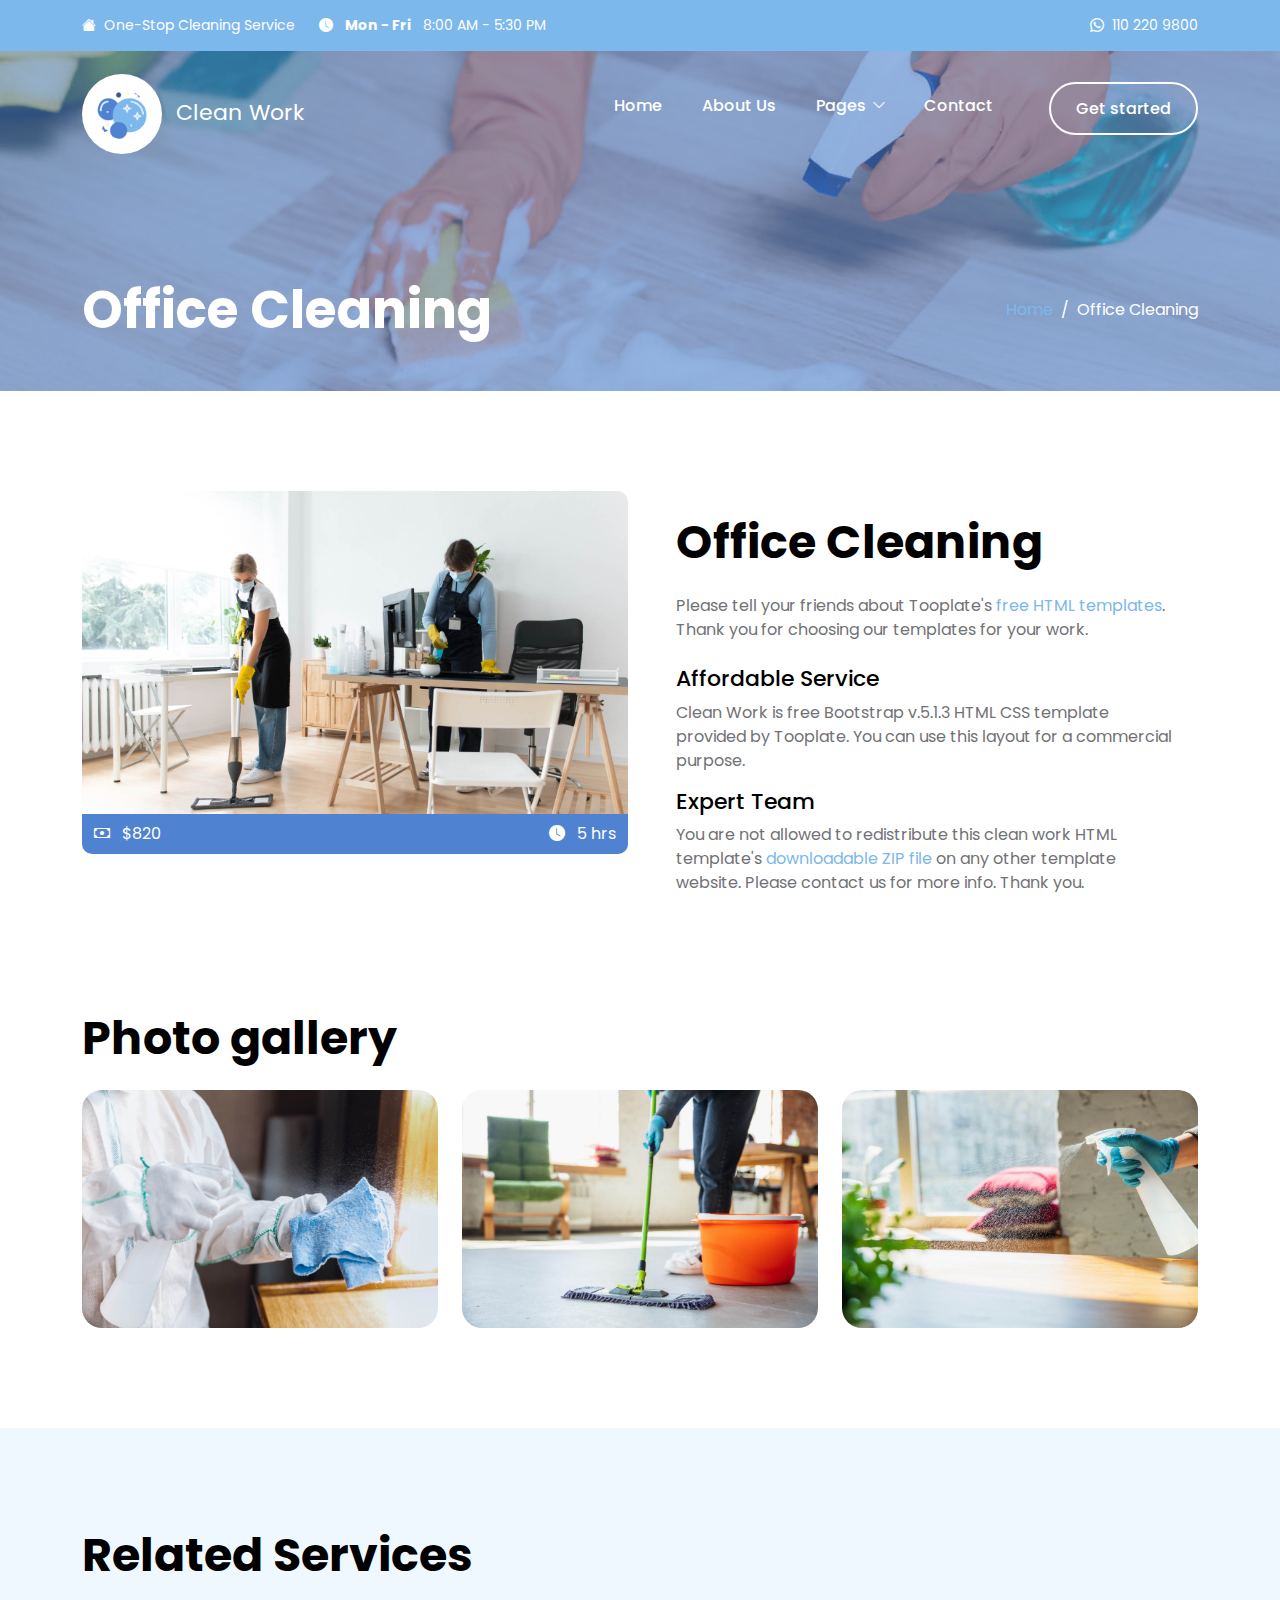
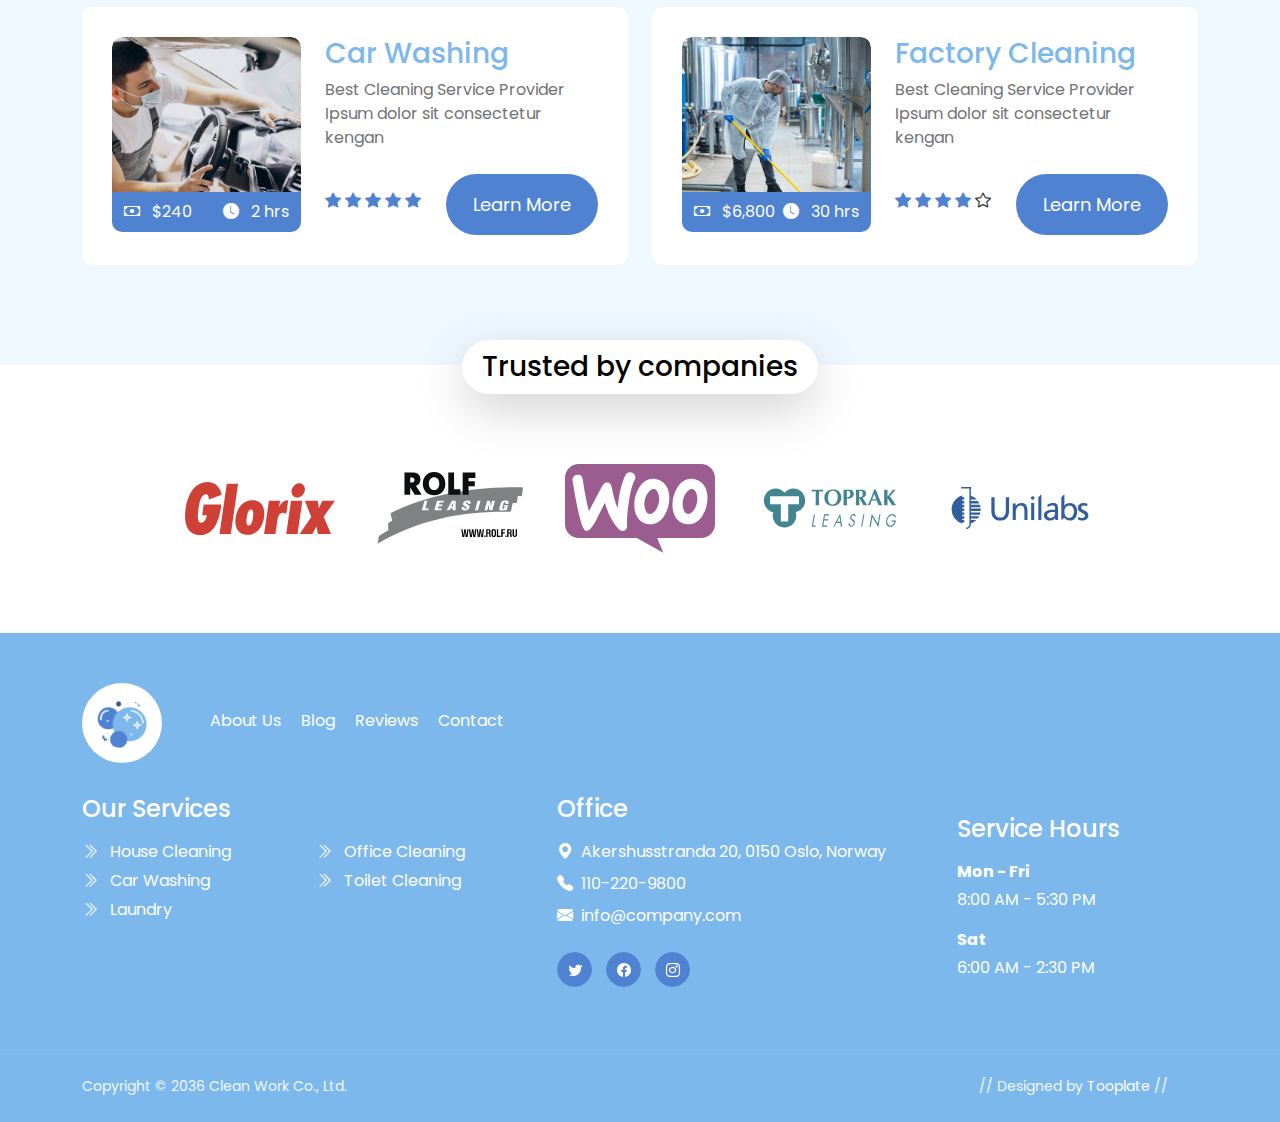
<file: docs/services-detail.html>
<!doctype html>
<html lang="en">
    <head>
        <meta charset="utf-8">
        <meta name="viewport" content="width=device-width, initial-scale=1">

        <meta name="description" content="">
        <meta name="author" content="">

        <title>Office Cleaning | Bootstrap 5 Theme</title>

        <!-- CSS FILES -->        
        <link rel="preconnect" href="https://fonts.googleapis.com">
        
        <link rel="preconnect" href="https://fonts.gstatic.com" crossorigin>
        
        <link href="https://fonts.googleapis.com/css2?family=Poppins:ital,wght@0,400;0,500;0,700;1,400&display=swap" rel="stylesheet">

        <link href="css/bootstrap.min.css" rel="stylesheet">

        <link href="css/bootstrap-icons.css" rel="stylesheet">

        <link href="css/magnific-popup.css" rel="stylesheet">

        <link href="css/tooplate-clean-work.css" rel="stylesheet">
<!--

Tooplate 2132 Clean Work

https://www.tooplate.com/view/2132-clean-work

Free Bootstrap 5 HTML Template

-->
    </head>
    
    <body>

        <header class="site-header">
            <div class="container">
                <div class="row">
                    
                    <div class="col-lg-12 col-12 d-flex flex-wrap">
                        <p class="d-flex me-4 mb-0">
                            <i class="bi-house-fill me-2"></i>
                            One-Stop Cleaning Service
                        </p>

                        <p class="d-flex d-lg-block d-md-block d-none me-4 mb-0">
                            <i class="bi-clock-fill me-2"></i>
                            <strong class="me-2">Mon - Fri</strong> 8:00 AM - 5:30 PM
                        </p>

                        <p class="site-header-icon-wrap text-white d-flex mb-0 ms-auto">
                            <i class="site-header-icon bi-whatsapp me-2"></i>

                            <a href="tel: 110-220-9800" class="text-white">
                                110 220 9800
                            </a>
                        </p>
                    </div>

                </div>
            </div>
        </header>

        <nav class="navbar navbar-expand-lg">
            <div class="container">
                <a class="navbar-brand" href="index.html">
                    <img src="images/bubbles.png" class="logo img-fluid" alt="">

                    <span class="ms-2">Clean Work</span>
                </a>

                <button class="navbar-toggler" type="button" data-bs-toggle="collapse" data-bs-target="#navbarNav" aria-controls="navbarNav" aria-expanded="false" aria-label="Toggle navigation">
                    <span class="navbar-toggler-icon"></span>
                </button>

                <div class="collapse navbar-collapse" id="navbarNav">
                    <ul class="navbar-nav ms-auto">
                        <li class="nav-item">
                            <a class="nav-link" href="index.html">Home</a>
                        </li>

                        <li class="nav-item">
                            <a class="nav-link" href="about.html">About Us</a>
                        </li>

                        <li class="nav-item dropdown">
                            <a class="nav-link dropdown-toggle" href="#section_5" id="navbarLightDropdownMenuLink" role="button" data-bs-toggle="dropdown" aria-expanded="false">Pages</a>

                            <ul class="dropdown-menu dropdown-menu-light" aria-labelledby="navbarLightDropdownMenuLink">
                                <li><a class="dropdown-item" href="services.html">Our Services</a></li>

                                <li><a class="dropdown-item" href="coming-soon.html">Coming Soon</a></li>

                                <li><a class="dropdown-item" href="page-404.html">Page 404</a></li>
                            </ul>
                        </li>

                        <li class="nav-item">
                            <a class="nav-link" href="contact.html">Contact</a>
                        </li>

                        <li class="nav-item ms-3">
                            <a class="nav-link custom-btn custom-border-btn custom-btn-bg-white btn" href="#">Get started</a>
                        </li>
                    </ul>
                </div>
            </div>
        </nav>

        <main>

            <section class="banner-section d-flex justify-content-center align-items-end">
                <div class="section-overlay"></div>

                <div class="container">
                    <div class="row">

                        <div class="col-lg-7 col-12">
                            <h1 class="text-white mb-lg-0">Office Cleaning</h1>
                        </div>

                        <div class="col-lg-4 col-12 d-flex justify-content-lg-end align-items-center ms-auto">
                            <nav aria-label="breadcrumb">
                                <ol class="breadcrumb justify-content-center">
                                    <li class="breadcrumb-item"><a href="index.html">Home</a></li>

                                    <li class="breadcrumb-item active" aria-current="page">Office Cleaning</li>
                                </ol>
                            </nav>
                        </div>

                    </div>
                </div>
            </section>
         

            <section class="services-detail-section section-padding">
                <div class="container">
                    <div class="row">

                        <div class="col-lg-6 col-12">
                            <div class="services-image-wrap">
                                <img src="images/services/people-taking-care-office-cleaning.jpg" class="services-image img-fluid" alt="">
                                <img src="images/services/person-taking-care-office.jpg" class="services-image services-image-hover img-fluid" alt="">

                                <div class="services-icon-wrap">
                                    <div class="d-flex justify-content-between align-items-center">
                                        <p class="text-white mb-0">
                                            <i class="bi-cash me-2"></i>
                                            $820
                                        </p>

                                        <p class="text-white mb-0">
                                            <i class="bi-clock-fill me-2"></i>
                                            5 hrs
                                        </p>
                                    </div>                                                    
                                </div>
                            </div>
                        </div>

                        <div class="col-lg-6 col-12">
                            <div class="services-info px-4 pt-4">
                                <h2 class="mb-4">Office Cleaning</h2>

                                <p>Please tell your friends about Tooplate's <a href="#">free HTML templates</a>. Thank you for choosing our templates for your work.</p>

                                <h6 class="mt-4">Affordable Service</h6>

                                <p>Clean Work is free Bootstrap v.5.1.3 HTML CSS template provided by Tooplate. You can use this layout for a commercial purpose.</p>

                                <h6>Expert Team</h6>

                                <p>You are not allowed to redistribute this clean work HTML template's <a href="#">downloadable ZIP file</a> on any other template website. Please contact us for more info. Thank you.</p>
                            </div>
                        </div>

                    </div>
                </div>
            </section>


            <section class="section-padding pt-0">
                <div class="container">
                    <div class="row">

                        <div class="col-lg-12 col-12">
                            <h2 class="mb-4">Photo gallery</h2>
                        </div>

                        <div class="col-lg-4 col-md-4 col-12">
                            <a href="images/coronavirus-pandemic-disinfector-protective-suit-mask-sprays-disinfectants-house-office.jpg" class="image-popup">
                                <img src="images/coronavirus-pandemic-disinfector-protective-suit-mask-sprays-disinfectants-house-office.jpg" class="gallery-image img-fluid">
                            </a>
                        </div>

                        <div class="col-lg-4 col-md-4 col-12 my-4 my-lg-0 my-md-0">
                            <a href="images/disinfecting-home.jpg" class="image-popup">
                                <img src="images/disinfecting-home.jpg" class="gallery-image img-fluid">
                            </a>
                        </div>

                        <div class="col-lg-4 col-md-4 col-12">
                            <a href="images/essential-goods-during-epidemic-prevention-protection.jpg" class="image-popup">
                                <img src="images/essential-goods-during-epidemic-prevention-protection.jpg" class="gallery-image img-fluid">
                            </a>
                        </div>

                    </div>
                </div>
            </section>

            <section class="section-padding section-bg">
                <div class="container">
                    <div class="row">

                        <div class="col-lg-12 col-12">
                            <h2 class="mb-4">Related Services</h2>
                        </div>

                        <div class="col-lg-6 col-12">
                            <div class="services-thumb mb-lg-0">
                                <div class="row">
                                    <div class="col-lg-5 col-md-5 col-12">
                                        <div class="services-image-wrap">
                                            <a href="services-detail.html">
                                                <img src="images/services/man-polishing-car-inside-car-service.jpg" class="services-image img-fluid" alt="">
                                                <img src="images/services/man-polishing-car-inside.jpg" class="services-image services-image-hover img-fluid" alt="">

                                                <div class="services-icon-wrap">
                                                    <div class="d-flex justify-content-between align-items-center">
                                                        <p class="text-white mb-0">
                                                            <i class="bi-cash me-2"></i>
                                                            $240
                                                        </p>

                                                        <p class="text-white mb-0">
                                                            <i class="bi-clock-fill me-2"></i>
                                                            2 hrs
                                                        </p>
                                                    </div>                                                    
                                                </div>
                                            </a>
                                        </div>
                                    </div>

                                    <div class="col-lg-7 col-md-7 col-12 d-flex align-items-center">
                                        <div class="services-info mt-4 mt-lg-0 mt-md-0">
                                            <h4 class="services-title mb-1 mb-lg-2">
                                                <a class="services-title-link" href="services-detail.html">Car Washing</a>
                                            </h4>

                                            <p>Best Cleaning Service Provider Ipsum dolor sit consectetur kengan</p>

                                            <div class="d-flex flex-wrap align-items-center">
                                                <div class="reviews-icons">
                                                    <i class="bi-star-fill"></i>
                                                    <i class="bi-star-fill"></i>
                                                    <i class="bi-star-fill"></i>
                                                    <i class="bi-star-fill"></i>
                                                    <i class="bi-star-fill"></i>
                                                </div>

                                                <a href="services-detail.html" class="custom-btn btn button button--atlas mt-2 ms-auto">
                                                    <span>Learn More</span>

                                                    <div class="marquee" aria-hidden="true">
                                                        <div class="marquee__inner">
                                                            <span>Learn More</span>
                                                            <span>Learn More</span>
                                                            <span>Learn More</span>
                                                            <span>Learn More</span>
                                                        </div>
                                                    </div>
                                                </a>
                                            </div>
                                        </div>
                                    </div>
                                </div>
                            </div>
                        </div>

                        <div class="col-lg-6 col-12">
                            <div class="services-thumb mb-lg-0">
                                <div class="row">
                                    <div class="col-lg-5 col-md-5 col-12">
                                        <div class="services-image-wrap">
                                            <a href="services-detail.html">
                                                <img src="images/services/professional-industrial-cleaner-protective-uniform-cleaning-floor-food-processing-plant.jpg" class="services-image img-fluid" alt="">
                                                <img src="images/services/close-up-mop-cleaning-industrial-plant-floor.jpg" class="services-image services-image-hover img-fluid" alt="">

                                                <div class="services-icon-wrap">
                                                    <div class="d-flex justify-content-between align-items-center">
                                                        <p class="text-white mb-0">
                                                            <i class="bi-cash me-2"></i>
                                                            $6,800
                                                        </p>

                                                        <p class="text-white mb-0">
                                                            <i class="bi-clock-fill me-2"></i>
                                                            30 hrs
                                                        </p>
                                                    </div>                                                    
                                                </div>
                                            </a>
                                        </div>
                                    </div>

                                    <div class="col-lg-7 col-md-7 col-12 d-flex align-items-center">
                                        <div class="services-info mt-4 mt-lg-0 mt-md-0">
                                            <h4 class="services-title mb-1 mb-lg-2">
                                                <a class="services-title-link" href="services-detail.html">Factory Cleaning</a>
                                            </h4>

                                            <p>Best Cleaning Service Provider Ipsum dolor sit consectetur kengan</p>

                                            <div class="d-flex flex-wrap align-items-center">
                                                <div class="reviews-icons">
                                                    <i class="bi-star-fill"></i>
                                                    <i class="bi-star-fill"></i>
                                                    <i class="bi-star-fill"></i>
                                                    <i class="bi-star-fill"></i>
                                                    <i class="bi-star"></i>
                                                </div>

                                                <a href="services-detail.html" class="custom-btn btn button button--atlas mt-2 ms-auto">
                                                    <span>Learn More</span>

                                                    <div class="marquee" aria-hidden="true">
                                                        <div class="marquee__inner">
                                                            <span>Learn More</span>
                                                            <span>Learn More</span>
                                                            <span>Learn More</span>
                                                            <span>Learn More</span>
                                                        </div>
                                                    </div>
                                                </a>
                                            </div>
                                        </div>
                                    </div>
                                </div>
                            </div>
                        </div>

                    </div>
                </div>
            </section>


            <section class="partners-section">
                <div class="container">
                    <div class="row justify-content-center align-items-center">

                        <div class="col-lg-12 col-12">
                            <h4 class="partners-section-title bg-white shadow-lg">Trusted by companies</h4>
                        </div>

                        <div class="col-lg-2 col-md-4 col-6">
                            <img src="images/partners/glorix.svg" class="partners-image img-fluid">
                        </div>

                        <div class="col-lg-2 col-md-4 col-6">
                            <img src="images/partners/rolf-leasing.svg" class="partners-image img-fluid">
                        </div>

                        <div class="col-lg-2 col-md-4 col-6">
                            <img src="images/partners/woocommerce.svg" class="partners-image img-fluid">
                        </div>

                        <div class="col-lg-2 col-md-4 col-6">
                            <img src="images/partners/toprak-leasing.svg" class="partners-image img-fluid">
                        </div>

                        <div class="col-lg-2 col-md-4 col-6">
                            <img src="images/partners/unilabs.svg" class="partners-image img-fluid">
                        </div>

                    </div>
                </div>
            </section>
        </main>

        <footer class="site-footer">
            <div class="container">
                <div class="row">

                    <div class="col-lg-12 col-12 d-flex align-items-center mb-4 pb-2">
                        <div>
                            <img src="images/bubbles.png" class="logo img-fluid" alt="">
                        </div>

                        <ul class="footer-menu d-flex flex-wrap ms-5">
                            <li class="footer-menu-item"><a href="#" class="footer-menu-link">About Us</a></li>

                            <li class="footer-menu-item"><a href="#" class="footer-menu-link">Blog</a></li>

                            <li class="footer-menu-item"><a href="#" class="footer-menu-link">Reviews</a></li>

                            <li class="footer-menu-item"><a href="#" class="footer-menu-link">Contact</a></li>
                        </ul>
                    </div>

                    <div class="col-lg-5 col-12 mb-4 mb-lg-0">
                        <h5 class="site-footer-title mb-3">Our Services</h5>

                        <ul class="footer-menu">
                            <li class="footer-menu-item">
                                <a href="#" class="footer-menu-link">
                                    <i class="bi-chevron-double-right footer-menu-link-icon me-2"></i>
                                    House Cleaning
                                </a>
                            </li>

                            <li class="footer-menu-item">
                                <a href="#" class="footer-menu-link">
                                    <i class="bi-chevron-double-right footer-menu-link-icon me-2"></i>
                                    Car Washing
                                </a>
                            </li>

                            <li class="footer-menu-item">
                                <a href="#" class="footer-menu-link">
                                    <i class="bi-chevron-double-right footer-menu-link-icon me-2"></i>
                                    Laundry
                                </a>
                            </li>

                            <li class="footer-menu-item">
                                <a href="#" class="footer-menu-link">
                                    <i class="bi-chevron-double-right footer-menu-link-icon me-2"></i>
                                    Office Cleaning
                                </a>
                            </li>

                            <li class="footer-menu-item">
                                <a href="#" class="footer-menu-link">
                                    <i class="bi-chevron-double-right footer-menu-link-icon me-2"></i>
                                    Toilet Cleaning
                                </a>
                            </li>
                        </ul>
                    </div>

                    <div class="col-lg-4 col-md-6 col-12 mb-4 mb-lg-0 mb-md-0">
                        <h5 class="site-footer-title mb-3">Office</h5>

                        <p class="text-white d-flex mt-3 mb-2">
                            <i class="bi-geo-alt-fill me-2"></i>
                            Akershusstranda 20, 0150 Oslo, Norway
                        </p>

                        <p class="text-white d-flex mb-2">
                            <i class="bi-telephone-fill me-2"></i>

                            <a href="tel: 110-220-9800" class="site-footer-link">
                                110-220-9800
                            </a>
                        </p>

                        <p class="text-white d-flex">
                            <i class="bi-envelope-fill me-2"></i>

                            <a href="mailto:info@company.com" class="site-footer-link">
                                info@company.com
                            </a>
                        </p>

                        <ul class="social-icon mt-4">
                            <li class="social-icon-item">
                                <a href="#" class="social-icon-link button button--skoll">
                                    <span></span>
                                    <span class="bi-twitter"></span>
                                </a>
                            </li>

                            <li class="social-icon-item">
                                <a href="#" class="social-icon-link button button--skoll">
                                    <span></span>
                                    <span class="bi-facebook"></span>
                                </a>
                            </li>

                            <li class="social-icon-item">
                                <a href="#" class="social-icon-link button button--skoll">
                                    <span></span>
                                    <span class="bi-instagram"></span>
                                </a>
                            </li>
                        </ul>
                    </div>

                    <div class="col-lg-3 col-md-6 col-6 mt-3 mt-lg-0 mt-md-0">
                        <div class="featured-block">
                            <h5 class="text-white mb-3">Service Hours</h5>

                            <strong class="d-block text-white mb-1">Mon - Fri</strong>

                            <p class="text-white mb-3">8:00 AM - 5:30 PM</p>

                            <strong class="d-block text-white mb-1">Sat</strong>

                            <p class="text-white mb-0">6:00 AM - 2:30 PM</p>
                        </div>
                    </div>
                </div>
            </div>

            <div class="site-footer-bottom">
                <div class="container">
                    <div class="row">

                        <div class="col-lg-6 col-12">
                            <p class="copyright-text mb-0">Copyright © 2036 Clean Work Co., Ltd.</p>
                        </div>
                        
                        <div class="col-lg-6 col-12 text-end">
                            <p class="copyright-text mb-0">
                            // Designed by <a href="https://www.tooplate.com" target="_parent">Tooplate</a> //</p>
                        </div>
                        
                    </div>
                </div>
            </div>
        </footer>

        <!-- JAVASCRIPT FILES -->
        <script src="js/jquery.min.js"></script>
        <script src="js/bootstrap.min.js"></script>
        <script src="js/jquery.backstretch.min.js"></script>
        <script src="js/counter.js"></script>
        <script src="js/countdown.js"></script>
        <script src="js/init.js"></script>
        <script src="js/modernizr.js"></script>
        <script src="js/animated-headline.js"></script>
        <script src="js/jquery.magnific-popup.min.js"></script>
        <script src="js/magnific-popup-options.js"></script>
        <script src="js/custom.js"></script>

    </body>
</html>
</file>
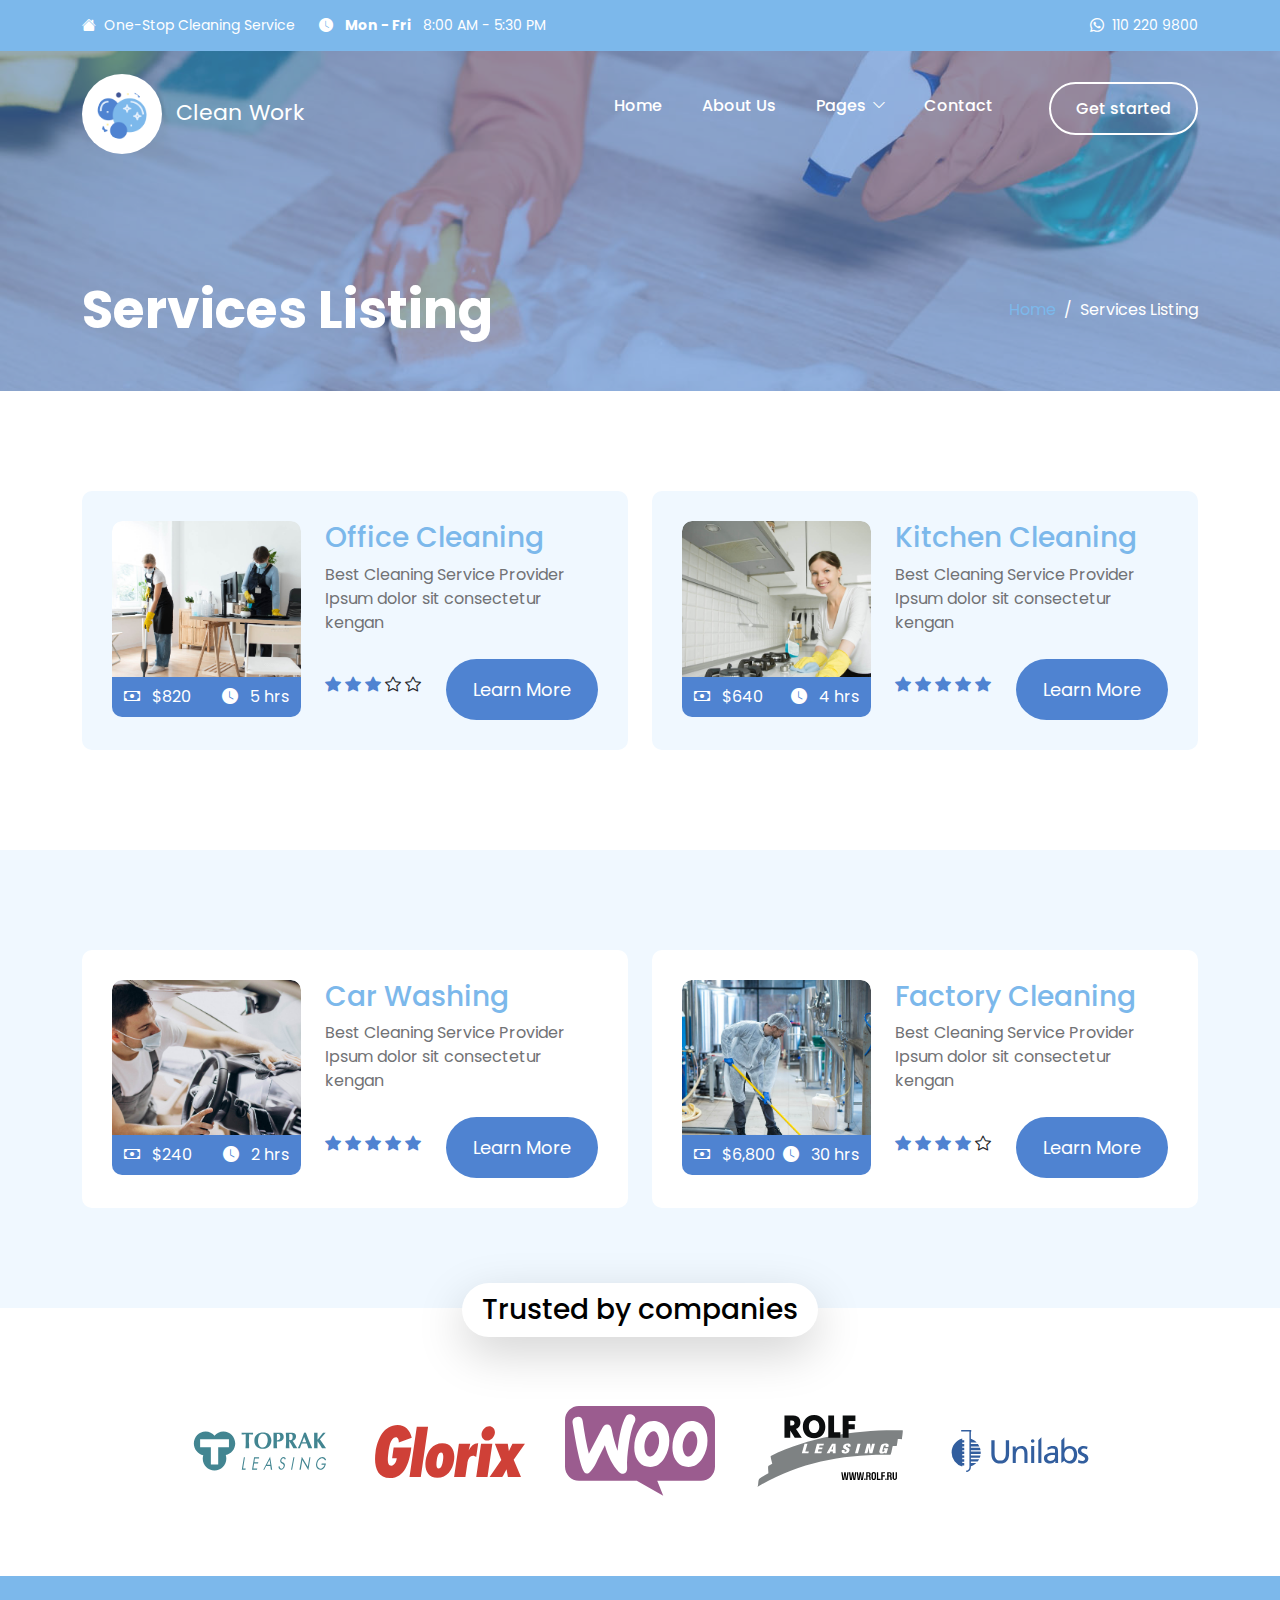
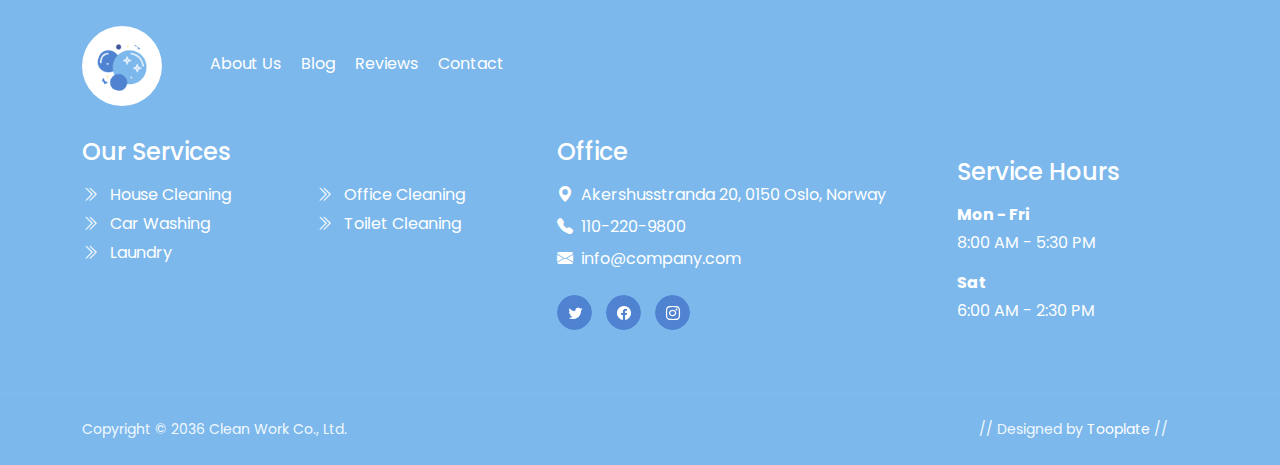
<file: docs/services.html>
<!doctype html>
<html lang="en">
    <head>
        <meta charset="utf-8">
        <meta name="viewport" content="width=device-width, initial-scale=1">

        <meta name="description" content="">
        <meta name="author" content="">

        <title>Services | Bootstrap 5 Theme</title>

        <!-- CSS FILES -->        
        <link rel="preconnect" href="https://fonts.googleapis.com">
        
        <link rel="preconnect" href="https://fonts.gstatic.com" crossorigin>
        
        <link href="https://fonts.googleapis.com/css2?family=Poppins:ital,wght@0,400;0,500;0,700;1,400&display=swap" rel="stylesheet">

        <link href="css/bootstrap.min.css" rel="stylesheet">

        <link href="css/bootstrap-icons.css" rel="stylesheet">

        <link href="css/tooplate-clean-work.css" rel="stylesheet">
<!--

Tooplate 2132 Clean Work

https://www.tooplate.com/view/2132-clean-work

Free Bootstrap 5 HTML Template

-->
    </head>
    
    <body>

        <header class="site-header">
            <div class="container">
                <div class="row">
                    
                    <div class="col-lg-12 col-12 d-flex flex-wrap">
                        <p class="d-flex me-4 mb-0">
                            <i class="bi-house-fill me-2"></i>
                            One-Stop Cleaning Service
                        </p>

                        <p class="d-flex d-lg-block d-md-block d-none me-4 mb-0">
                            <i class="bi-clock-fill me-2"></i>
                            <strong class="me-2">Mon - Fri</strong> 8:00 AM - 5:30 PM
                        </p>

                        <p class="site-header-icon-wrap text-white d-flex mb-0 ms-auto">
                            <i class="site-header-icon bi-whatsapp me-2"></i>

                            <a href="tel: 110-220-9800" class="text-white">
                                110 220 9800
                            </a>
                        </p>
                    </div>

                </div>
            </div>
        </header>

        <nav class="navbar navbar-expand-lg">
            <div class="container">
                <a class="navbar-brand" href="index.html">
                    <img src="images/bubbles.png" class="logo img-fluid" alt="">

                    <span class="ms-2">Clean Work</span>
                </a>

                <button class="navbar-toggler" type="button" data-bs-toggle="collapse" data-bs-target="#navbarNav" aria-controls="navbarNav" aria-expanded="false" aria-label="Toggle navigation">
                    <span class="navbar-toggler-icon"></span>
                </button>

                <div class="collapse navbar-collapse" id="navbarNav">
                    <ul class="navbar-nav ms-auto">
                        <li class="nav-item">
                            <a class="nav-link" href="index.html">Home</a>
                        </li>

                        <li class="nav-item">
                            <a class="nav-link" href="about.html">About Us</a>
                        </li>

                        <li class="nav-item dropdown">
                            <a class="nav-link dropdown-toggle" href="#section_5" id="navbarLightDropdownMenuLink" role="button" data-bs-toggle="dropdown" aria-expanded="false">Pages</a>

                            <ul class="dropdown-menu dropdown-menu-light" aria-labelledby="navbarLightDropdownMenuLink">
                                <li><a class="dropdown-item active" href="services.html">Our Services</a></li>

                                <li><a class="dropdown-item" href="coming-soon.html">Coming Soon</a></li>

                                <li><a class="dropdown-item" href="page-404.html">Page 404</a></li>
                            </ul>
                        </li>

                        <li class="nav-item">
                            <a class="nav-link" href="contact.html">Contact</a>
                        </li>

                        <li class="nav-item ms-3">
                            <a class="nav-link custom-btn custom-border-btn custom-btn-bg-white btn" href="#">Get started</a>
                        </li>
                    </ul>
                </div>
            </div>
        </nav>

        <main>

            <section class="banner-section d-flex justify-content-center align-items-end">
                <div class="section-overlay"></div>

                <div class="container">
                    <div class="row">

                        <div class="col-lg-7 col-12">
                            <h1 class="text-white mb-lg-0">Services Listing</h1>
                        </div>

                        <div class="col-lg-4 col-12 d-flex justify-content-lg-end align-items-center ms-auto">
                            <nav aria-label="breadcrumb">
                                <ol class="breadcrumb justify-content-center">
                                    <li class="breadcrumb-item"><a href="index.html">Home</a></li>

                                    <li class="breadcrumb-item active" aria-current="page">Services Listing</li>
                                </ol>
                            </nav>
                        </div>

                    </div>
                </div>
            </section>


            <section class="services-section section-padding">           
                <div class="container">
                    <div class="row">

                        <div class="col-lg-6 col-12">
                            <div class="services-thumb section-bg mb-lg-0">
                                <div class="row">
                                    <div class="col-lg-5 col-md-5 col-12">
                                        <div class="services-image-wrap">
                                            <a href="services-detail.html">
                                                <img src="images/services/people-taking-care-office-cleaning.jpg" class="services-image img-fluid" alt="">
                                                <img src="images/services/person-taking-care-office.jpg" class="services-image services-image-hover img-fluid" alt="">

                                                <div class="services-icon-wrap">
                                                    <div class="d-flex justify-content-between align-items-center">
                                                        <p class="text-white mb-0">
                                                            <i class="bi-cash me-2"></i>
                                                            $820
                                                        </p>

                                                        <p class="text-white mb-0">
                                                            <i class="bi-clock-fill me-2"></i>
                                                            5 hrs
                                                        </p>
                                                    </div>                                                    
                                                </div>
                                            </a>
                                        </div>
                                    </div>

                                    <div class="col-lg-7 col-md-7 col-12 d-flex align-items-center">
                                        <div class="services-info mt-4 mt-lg-0 mt-md-0">
                                            <h4 class="services-title mb-1 mb-lg-2">
                                                <a class="services-title-link" href="services-detail.html">Office Cleaning</a>
                                            </h4>

                                            <p>Best Cleaning Service Provider Ipsum dolor sit consectetur kengan</p>

                                            <div class="d-flex flex-wrap align-items-center">
                                                <div class="reviews-icons">
                                                    <i class="bi-star-fill"></i>
                                                    <i class="bi-star-fill"></i>
                                                    <i class="bi-star-fill"></i>
                                                    <i class="bi-star"></i>
                                                    <i class="bi-star"></i>
                                                </div>

                                                <a href="services-detail.html" class="custom-btn btn button button--atlas mt-2 ms-auto">
                                                    <span>Learn More</span>

                                                    <div class="marquee" aria-hidden="true">
                                                        <div class="marquee__inner">
                                                            <span>Learn More</span>
                                                            <span>Learn More</span>
                                                            <span>Learn More</span>
                                                            <span>Learn More</span>
                                                        </div>
                                                    </div>
                                                </a>
                                            </div>
                                        </div>
                                    </div>
                                </div>
                            </div>
                        </div>

                        <div class="col-lg-6 col-12">
                            <div class="services-thumb section-bg mb-lg-0">
                                <div class="row">
                                    <div class="col-lg-5 col-md-5 col-12">
                                        <div class="services-image-wrap">
                                            <a href="services-detail.html">
                                                <img src="images/services/young-smiling-woman-wearing-rubber-gloves-cleaning-stove.jpg" class="services-image img-fluid" alt="">
                                                <img src="images/services/woman-holding-rag-detergent-cleaning-cooker.jpg" class="services-image services-image-hover img-fluid" alt="">

                                                <div class="services-icon-wrap">
                                                    <div class="d-flex justify-content-between align-items-center">
                                                        <p class="text-white mb-0">
                                                            <i class="bi-cash me-2"></i>
                                                            $640
                                                        </p>

                                                        <p class="text-white mb-0">
                                                            <i class="bi-clock-fill me-2"></i>
                                                            4 hrs
                                                        </p>
                                                    </div>                                                    
                                                </div>
                                            </a>
                                        </div>
                                    </div>

                                    <div class="col-lg-7 col-md-7 col-12 d-flex align-items-center">
                                        <div class="services-info mt-4 mt-lg-0 mt-md-0">
                                            <h4 class="services-title mb-1 mb-lg-2">
                                                <a class="services-title-link" href="services-detail.html">Kitchen Cleaning</a>
                                            </h4>

                                            <p>Best Cleaning Service Provider Ipsum dolor sit consectetur kengan</p>

                                            <div class="d-flex flex-wrap align-items-center">
                                                <div class="reviews-icons">
                                                    <i class="bi-star-fill"></i>
                                                    <i class="bi-star-fill"></i>
                                                    <i class="bi-star-fill"></i>
                                                    <i class="bi-star-fill"></i>
                                                    <i class="bi-star-fill"></i>
                                                </div>

                                                <a href="services-detail.html" class="custom-btn btn button button--atlas mt-2 ms-auto">
                                                    <span>Learn More</span>

                                                    <div class="marquee" aria-hidden="true">
                                                        <div class="marquee__inner">
                                                            <span>Learn More</span>
                                                            <span>Learn More</span>
                                                            <span>Learn More</span>
                                                            <span>Learn More</span>
                                                        </div>
                                                    </div>
                                                </a>
                                            </div>
                                        </div>
                                    </div>
                                </div>
                            </div>
                        </div>

                    </div>
                </div>
            </section>
         

            <section class="services-section section-padding section-bg">                
                <div class="container">
                    <div class="row">

                        <div class="col-lg-6 col-12">
                            <div class="services-thumb mb-lg-0">
                                <div class="row">
                                    <div class="col-lg-5 col-md-5 col-12">
                                        <div class="services-image-wrap">
                                            <a href="services-detail.html">
                                                <img src="images/services/man-polishing-car-inside-car-service.jpg" class="services-image img-fluid" alt="">
                                                <img src="images/services/man-polishing-car-inside.jpg" class="services-image services-image-hover img-fluid" alt="">

                                                <div class="services-icon-wrap">
                                                    <div class="d-flex justify-content-between align-items-center">
                                                        <p class="text-white mb-0">
                                                            <i class="bi-cash me-2"></i>
                                                            $240
                                                        </p>

                                                        <p class="text-white mb-0">
                                                            <i class="bi-clock-fill me-2"></i>
                                                            2 hrs
                                                        </p>
                                                    </div>                                                    
                                                </div>
                                            </a>
                                        </div>
                                    </div>

                                    <div class="col-lg-7 col-md-7 col-12 d-flex align-items-center">
                                        <div class="services-info mt-4 mt-lg-0 mt-md-0">
                                            <h4 class="services-title mb-1 mb-lg-2">
                                                <a class="services-title-link" href="services-detail.html">Car Washing</a>
                                            </h4>

                                            <p>Best Cleaning Service Provider Ipsum dolor sit consectetur kengan</p>

                                            <div class="d-flex flex-wrap align-items-center">
                                                <div class="reviews-icons">
                                                    <i class="bi-star-fill"></i>
                                                    <i class="bi-star-fill"></i>
                                                    <i class="bi-star-fill"></i>
                                                    <i class="bi-star-fill"></i>
                                                    <i class="bi-star-fill"></i>
                                                </div>

                                                <a href="services-detail.html" class="custom-btn btn button button--atlas mt-2 ms-auto">
                                                    <span>Learn More</span>

                                                    <div class="marquee" aria-hidden="true">
                                                        <div class="marquee__inner">
                                                            <span>Learn More</span>
                                                            <span>Learn More</span>
                                                            <span>Learn More</span>
                                                            <span>Learn More</span>
                                                        </div>
                                                    </div>
                                                </a>
                                            </div>
                                        </div>
                                    </div>
                                </div>
                            </div>
                        </div>

                        <div class="col-lg-6 col-12">
                            <div class="services-thumb mb-lg-0">
                                <div class="row">
                                    <div class="col-lg-5 col-md-5 col-12">
                                        <div class="services-image-wrap">
                                            <a href="services-detail.html">
                                                <img src="images/services/professional-industrial-cleaner-protective-uniform-cleaning-floor-food-processing-plant.jpg" class="services-image img-fluid" alt="">
                                                <img src="images/services/close-up-mop-cleaning-industrial-plant-floor.jpg" class="services-image services-image-hover img-fluid" alt="">

                                                <div class="services-icon-wrap">
                                                    <div class="d-flex justify-content-between align-items-center">
                                                        <p class="text-white mb-0">
                                                            <i class="bi-cash me-2"></i>
                                                            $6,800
                                                        </p>

                                                        <p class="text-white mb-0">
                                                            <i class="bi-clock-fill me-2"></i>
                                                            30 hrs
                                                        </p>
                                                    </div>                                                    
                                                </div>
                                            </a>
                                        </div>
                                    </div>

                                    <div class="col-lg-7 col-md-7 col-12 d-flex align-items-center">
                                        <div class="services-info mt-4 mt-lg-0 mt-md-0">
                                            <h4 class="services-title mb-1 mb-lg-2">
                                                <a class="services-title-link" href="services-detail.html">Factory Cleaning</a>
                                            </h4>

                                            <p>Best Cleaning Service Provider Ipsum dolor sit consectetur kengan</p>

                                            <div class="d-flex flex-wrap align-items-center">
                                                <div class="reviews-icons">
                                                    <i class="bi-star-fill"></i>
                                                    <i class="bi-star-fill"></i>
                                                    <i class="bi-star-fill"></i>
                                                    <i class="bi-star-fill"></i>
                                                    <i class="bi-star"></i>
                                                </div>

                                                <a href="services-detail.html" class="custom-btn btn button button--atlas mt-2 ms-auto">
                                                    <span>Learn More</span>

                                                    <div class="marquee" aria-hidden="true">
                                                        <div class="marquee__inner">
                                                            <span>Learn More</span>
                                                            <span>Learn More</span>
                                                            <span>Learn More</span>
                                                            <span>Learn More</span>
                                                        </div>
                                                    </div>
                                                </a>
                                            </div>
                                        </div>
                                    </div>
                                </div>
                            </div>
                        </div>

                    </div>
                </div>
            </section>


            <section class="partners-section">
                <div class="container">
                    <div class="row justify-content-center align-items-center">

                        <div class="col-lg-12 col-12">
                            <h4 class="partners-section-title bg-white shadow-lg">Trusted by companies</h4>
                        </div>

                        <div class="col-lg-2 col-md-4 col-6">
                            <img src="images/partners/toprak-leasing.svg" class="partners-image img-fluid">
                        </div>

                        <div class="col-lg-2 col-md-4 col-6">
                            <img src="images/partners/glorix.svg" class="partners-image img-fluid">
                        </div>

                        <div class="col-lg-2 col-md-4 col-6">
                            <img src="images/partners/woocommerce.svg" class="partners-image img-fluid">
                        </div>

                        <div class="col-lg-2 col-md-4 col-6">
                            <img src="images/partners/rolf-leasing.svg" class="partners-image img-fluid">
                        </div>

                        <div class="col-lg-2 col-md-4 col-6">
                            <img src="images/partners/unilabs.svg" class="partners-image img-fluid">
                        </div>

                    </div>
                </div>
            </section>
        </main>

        <footer class="site-footer">
            <div class="container">
                <div class="row">

                    <div class="col-lg-12 col-12 d-flex align-items-center mb-4 pb-2">
                        <div>
                            <img src="images/bubbles.png" class="logo img-fluid" alt="">
                        </div>

                        <ul class="footer-menu d-flex flex-wrap ms-5">
                            <li class="footer-menu-item"><a href="#" class="footer-menu-link">About Us</a></li>

                            <li class="footer-menu-item"><a href="#" class="footer-menu-link">Blog</a></li>

                            <li class="footer-menu-item"><a href="#" class="footer-menu-link">Reviews</a></li>

                            <li class="footer-menu-item"><a href="#" class="footer-menu-link">Contact</a></li>
                        </ul>
                    </div>

                    <div class="col-lg-5 col-12 mb-4 mb-lg-0">
                        <h5 class="site-footer-title mb-3">Our Services</h5>

                        <ul class="footer-menu">
                            <li class="footer-menu-item">
                                <a href="#" class="footer-menu-link">
                                    <i class="bi-chevron-double-right footer-menu-link-icon me-2"></i>
                                    House Cleaning
                                </a>
                            </li>

                            <li class="footer-menu-item">
                                <a href="#" class="footer-menu-link">
                                    <i class="bi-chevron-double-right footer-menu-link-icon me-2"></i>
                                    Car Washing
                                </a>
                            </li>

                            <li class="footer-menu-item">
                                <a href="#" class="footer-menu-link">
                                    <i class="bi-chevron-double-right footer-menu-link-icon me-2"></i>
                                    Laundry
                                </a>
                            </li>

                            <li class="footer-menu-item">
                                <a href="#" class="footer-menu-link">
                                    <i class="bi-chevron-double-right footer-menu-link-icon me-2"></i>
                                    Office Cleaning
                                </a>
                            </li>

                            <li class="footer-menu-item">
                                <a href="#" class="footer-menu-link">
                                    <i class="bi-chevron-double-right footer-menu-link-icon me-2"></i>
                                    Toilet Cleaning
                                </a>
                            </li>
                        </ul>
                    </div>

                    <div class="col-lg-4 col-md-6 col-12 mb-4 mb-lg-0 mb-md-0">
                        <h5 class="site-footer-title mb-3">Office</h5>

                        <p class="text-white d-flex mt-3 mb-2">
                            <i class="bi-geo-alt-fill me-2"></i>
                            Akershusstranda 20, 0150 Oslo, Norway
                        </p>

                        <p class="text-white d-flex mb-2">
                            <i class="bi-telephone-fill me-2"></i>

                            <a href="tel: 110-220-9800" class="site-footer-link">
                                110-220-9800
                            </a>
                        </p>

                        <p class="text-white d-flex">
                            <i class="bi-envelope-fill me-2"></i>

                            <a href="mailto:info@company.com" class="site-footer-link">
                                info@company.com
                            </a>
                        </p>

                        <ul class="social-icon mt-4">
                            <li class="social-icon-item">
                                <a href="#" class="social-icon-link button button--skoll">
                                    <span></span>
                                    <span class="bi-twitter"></span>
                                </a>
                            </li>

                            <li class="social-icon-item">
                                <a href="#" class="social-icon-link button button--skoll">
                                    <span></span>
                                    <span class="bi-facebook"></span>
                                </a>
                            </li>

                            <li class="social-icon-item">
                                <a href="#" class="social-icon-link button button--skoll">
                                    <span></span>
                                    <span class="bi-instagram"></span>
                                </a>
                            </li>
                        </ul>
                    </div>

                    <div class="col-lg-3 col-md-6 col-6 mt-3 mt-lg-0 mt-md-0">
                        <div class="featured-block">
                            <h5 class="text-white mb-3">Service Hours</h5>

                            <strong class="d-block text-white mb-1">Mon - Fri</strong>

                            <p class="text-white mb-3">8:00 AM - 5:30 PM</p>

                            <strong class="d-block text-white mb-1">Sat</strong>

                            <p class="text-white mb-0">6:00 AM - 2:30 PM</p>
                        </div>
                    </div>
                </div>
            </div>

            <div class="site-footer-bottom">
                <div class="container">
                    <div class="row">

                        <div class="col-lg-6 col-12">
                            <p class="copyright-text mb-0">Copyright © 2036 Clean Work Co., Ltd.</p>
                        </div>
                        
                        <div class="col-lg-6 col-12 text-end">
                            <p class="copyright-text mb-0">
                            // Designed by <a href="https://www.tooplate.com" target="_parent">Tooplate</a> //</p>
                        </div>
                        
                    </div>
                </div>
            </div>
        </footer>

        <!-- JAVASCRIPT FILES -->
        <script src="js/jquery.min.js"></script>
        <script src="js/bootstrap.min.js"></script>
        <script src="js/jquery.backstretch.min.js"></script>
        <script src="js/counter.js"></script>
        <script src="js/countdown.js"></script>
        <script src="js/init.js"></script>
        <script src="js/modernizr.js"></script>
        <script src="js/animated-headline.js"></script>
        <script src="js/custom.js"></script>

    </body>
</html>
</file>
<file: docs/css/tooplate-clean-work.css>
/*

Tooplate 2132 Clean Work

https://www.tooplate.com/view/2132-clean-work

*/



/*---------------------------------------
  CUSTOM PROPERTIES ( VARIABLES )             
-----------------------------------------*/
:root {
  --white-color:                  #ffffff;
  --primary-color:                #7cb8eb;
  --secondary-color:              #4f83d1;
  --section-bg-color:             #f0f8ff;
  --custom-btn-bg-color:          #4f83d1;
  --custom-btn-bg-hover-color:    #7cb8eb;
  --dark-color:                   #000000;
  --p-color:                      #717275;
  --border-color:                 #e9eaeb;
  --link-hover-color:             #4f83d1;

  --body-font-family:             'Poppins', sans-serif;

  --h1-font-size:                 52px;
  --h2-font-size:                 46px;
  --h3-font-size:                 32px;
  --h4-font-size:                 28px;
  --h5-font-size:                 24px;
  --h6-font-size:                 22px;
  --p-font-size:                  16px;
  --btn-font-size:                18px;
  --copyright-font-size:          14px;

  --border-radius-large:          100px;
  --border-radius-medium:         20px;
  --border-radius-small:          10px;

  --font-weight-normal:           400;
  --font-weight-medium:           500;
  --font-weight-bold:             700;
}

body {
  background-color: var(--white-color);
  font-family: var(--body-font-family); 
}


/*---------------------------------------
  TYPOGRAPHY               
-----------------------------------------*/

h2,
h3,
h4,
h5,
h6 {
  color: var(--dark-color);
}

h1,
h2,
h3,
h4,
h5,
h6 {
  font-weight: var(--font-weight-medium);
}

h1 {
  font-size: var(--h1-font-size);
  font-weight: var(--font-weight-bold);
}

h2 {
  font-size: var(--h2-font-size);
  font-weight: var(--font-weight-bold);
}

h3 {
  font-size: var(--h3-font-size);
}

h4 {
  font-size: var(--h4-font-size);
}

h5 {
  font-size: var(--h5-font-size);
}

h6 {
  font-size: var(--h6-font-size);
}

p {
  color: var(--p-color);
  font-size: var(--p-font-size);
  font-weight: var(--font-weight-normal);
}

ul li {
  color: var(--p-color);
  font-size: var(--p-font-size);
  font-weight: var(--font-weight-normal);
}

a, 
button {
  touch-action: manipulation;
  transition: all 0.3s;
}

a {
  display: inline-block;
  color: var(--primary-color);
  text-decoration: none;
}

a:hover {
  color: var(--link-hover-color);
}

b,
strong {
  font-weight: var(--font-weight-bold);
}

.page-404-title {
  color: var(--secondary-color);
  font-size: 10rem;
}


/*---------------------------------------
  SECTION               
-----------------------------------------*/
.section-padding {
  padding-top: 100px;
  padding-bottom: 100px;
}

.section-bg {
  background-color: var(--section-bg-color);
}

.section-overlay {
  background-color: var(--secondary-color);
  position: absolute;
  top: 0;
  left: 0;
  pointer-events: none;
  width: 100%;
  height: 100%;
  opacity: 0.6;
}

.testimonial-section .section-overlay {
  opacity: 0.85;
}

.section-overlay + .container {
  position: relative;
}


/*---------------------------------------
  ANIMATED HEADLINE               
-----------------------------------------*/
.cd-words-wrapper {
  display: inline-block;
  position: relative;
  text-align: left;
}

.cd-words-wrapper b {
  color: #e5e50f;
  display: inline-block;
  position: absolute;
  white-space: nowrap;
  left: 0;
  top: 0;
}

.cd-words-wrapper b.is-visible {
  position: relative;
}

.no-js .cd-words-wrapper b {
  opacity: 0;
}

.no-js .cd-words-wrapper b.is-visible {
  opacity: 1;
}

.cd-headline.rotate-1 .cd-words-wrapper {
  -webkit-perspective: 300px;
  -moz-perspective: 300px;
  perspective: 300px;
}

.cd-headline.rotate-1 b {
  opacity: 0;
  -webkit-transform-origin: 50% 100%;
  -moz-transform-origin: 50% 100%;
  -ms-transform-origin: 50% 100%;
  -o-transform-origin: 50% 100%;
  transform-origin: 50% 100%;
  -webkit-transform: rotateX(180deg);
  -moz-transform: rotateX(180deg);
  -ms-transform: rotateX(180deg);
  -o-transform: rotateX(180deg);
  transform: rotateX(180deg);
}

.cd-headline.rotate-1 b.is-visible {
  opacity: 1;
  -webkit-transform: rotateX(0deg);
  -moz-transform: rotateX(0deg);
  -ms-transform: rotateX(0deg);
  -o-transform: rotateX(0deg);
  transform: rotateX(0deg);
  -webkit-animation: cd-rotate-1-in 1.2s;
  -moz-animation: cd-rotate-1-in 1.2s;
  animation: cd-rotate-1-in 1.2s;
}

.cd-headline.rotate-1 b.is-hidden {
  -webkit-transform: rotateX(180deg);
  -moz-transform: rotateX(180deg);
  -ms-transform: rotateX(180deg);
  -o-transform: rotateX(180deg);
  transform: rotateX(180deg);
  -webkit-animation: cd-rotate-1-out 1.2s;
  -moz-animation: cd-rotate-1-out 1.2s;
  animation: cd-rotate-1-out 1.2s;
}

@-webkit-keyframes cd-rotate-1-in {
  0% {
    -webkit-transform: rotateX(180deg);
    opacity: 0;
  }
  35% {
    -webkit-transform: rotateX(120deg);
    opacity: 0;
  }
  65% {
    opacity: 0;
  }
  100% {
    -webkit-transform: rotateX(360deg);
    opacity: 1;
  }
}

@-moz-keyframes cd-rotate-1-in {
  0% {
    -moz-transform: rotateX(180deg);
    opacity: 0;
  }
  35% {
    -moz-transform: rotateX(120deg);
    opacity: 0;
  }
  65% {
    opacity: 0;
  }
  100% {
    -moz-transform: rotateX(360deg);
    opacity: 1;
  }
}

@keyframes cd-rotate-1-in {
  0% {
    -webkit-transform: rotateX(180deg);
    -moz-transform: rotateX(180deg);
    -ms-transform: rotateX(180deg);
    -o-transform: rotateX(180deg);
    transform: rotateX(180deg);
    opacity: 0;
  }
  35% {
    -webkit-transform: rotateX(120deg);
    -moz-transform: rotateX(120deg);
    -ms-transform: rotateX(120deg);
    -o-transform: rotateX(120deg);
    transform: rotateX(120deg);
    opacity: 0;
  }
  65% {
    opacity: 0;
  }
  100% {
    -webkit-transform: rotateX(360deg);
    -moz-transform: rotateX(360deg);
    -ms-transform: rotateX(360deg);
    -o-transform: rotateX(360deg);
    transform: rotateX(360deg);
    opacity: 1;
  }
}

@-webkit-keyframes cd-rotate-1-out {
  0% {
    -webkit-transform: rotateX(0deg);
    opacity: 1;
  }
  35% {
    -webkit-transform: rotateX(-40deg);
    opacity: 1;
  }
  65% {
    opacity: 0;
  }
  100% {
    -webkit-transform: rotateX(180deg);
    opacity: 0;
  }
}

@-moz-keyframes cd-rotate-1-out {
  0% {
    -moz-transform: rotateX(0deg);
    opacity: 1;
  }
  35% {
    -moz-transform: rotateX(-40deg);
    opacity: 1;
  }
  65% {
    opacity: 0;
  }
  100% {
    -moz-transform: rotateX(180deg);
    opacity: 0;
  }
}

@keyframes cd-rotate-1-out {
  0% {
    -webkit-transform: rotateX(0deg);
    -moz-transform: rotateX(0deg);
    -ms-transform: rotateX(0deg);
    -o-transform: rotateX(0deg);
    transform: rotateX(0deg);
    opacity: 1;
  }
  35% {
    -webkit-transform: rotateX(-40deg);
    -moz-transform: rotateX(-40deg);
    -ms-transform: rotateX(-40deg);
    -o-transform: rotateX(-40deg);
    transform: rotateX(-40deg);
    opacity: 1;
  }
  65% {
    opacity: 0;
  }
  100% {
    -webkit-transform: rotateX(180deg);
    -moz-transform: rotateX(180deg);
    -ms-transform: rotateX(180deg);
    -o-transform: rotateX(180deg);
    transform: rotateX(180deg);
    opacity: 0;
  }
}


/*---------------------------------------
  CUSTOM LINK               
-----------------------------------------*/
.link {
  cursor: pointer;
  position: relative;
  white-space: nowrap;
}

.link::before,
.link::after {
  position: absolute;
  width: 100%;
  height: 1px;
  background: currentColor;
  top: 100%;
  left: 0;
  pointer-events: none;
}

.link::before {
  content: '';
}

.link--herse::before {
  display: none;
}

.link__graphic {
  position: absolute;
  top: 0;
  left: 0;
  pointer-events: none;
  fill: none;
  stroke: var(--dark-color);
  stroke-width: 1px;
}

.link__graphic--stroke path {
  stroke-dasharray: 1;
  stroke-dashoffset: 1;
}

.link:hover .link__graphic--stroke path {
  stroke-dashoffset: 0;
}

.link__graphic--arc {
  top: 73%;
  left: -23%;
}

.link__graphic--arc path {
  transition: stroke-dashoffset 0.4s cubic-bezier(0.7, 0, 0.3, 1);
}

.link:hover .link__graphic--arc path {
  transition-timing-function: cubic-bezier(0.8, 1, 0.7, 1);
  transition-duration: 0.3s;
}

.button {
  display: inline-block;
  position: relative;
}

.button::before,
.button::after {
  position: absolute;
  top: 0;
  left: 0;
  width: 100%;
  height: 100%;
}

.button--atlas > span {
  display: inline-block;
}

.button--atlas:hover > span {
  opacity: 0;
}

.marquee {
  position: absolute;
  top: 0;
  left: 0;
  width: 100%;
  overflow: hidden;
  pointer-events: none;
}

.marquee__inner {
  width: fit-content;
  display: flex;
  position: relative;
  --offset: 1rem;
  --move-initial: calc(-25% + var(--offset));
  --move-final: calc(-50% + var(--offset));
  transform: translate3d(var(--move-initial), 0, 0);
  animation: marquee 1s linear infinite;
  animation-play-state: paused;
  opacity: 0;
}

.button--atlas:hover .marquee__inner {
  animation-play-state: running;
  opacity: 1;
  transition-duration: 0.4s;
}

.marquee span {
  text-align: center;
  white-space: nowrap;
  font-style: italic;
  padding: 15px;
}

@keyframes marquee {
  0% {
    transform: translate3d(var(--move-initial), 0, 0);
  }

  100% {
    transform: translate3d(var(--move-final), 0, 0);
  }
}

.button--pan {
  overflow: hidden;
}

.button--pan span {
  position: relative;
}

.button--pan::before {
  content: '';
  transition: transform 0.3s cubic-bezier(0.7, 0, 0.2, 1);
}

.button--pan:hover::before {
  background: transparent;
  transform: translate3d(0,-100%,0);
}


/*---------------------------------------
  CUSTOM BLOCK               
-----------------------------------------*/
.custom-block-wrap {
  position: relative;
}

.custom-block-wrap .custom-block {
  position: absolute;
  bottom: 0;
  right: 0;
}

.custom-block {
  background-color: var(--primary-color);
  border-radius: var(--border-radius-small);
  padding: 35px;
}

.custom-block .custom-icon,
.custom-block a {
  color: var(--white-color);
}


/*---------------------------------------
  CUSTOM ICON COLOR               
-----------------------------------------*/
.custom-icon {
  color: var(--secondary-color);
}

.bi-star-fill {
  color: var(--custom-btn-bg-color);
}


/*---------------------------------------
  AVATAR IMAGE - TESTIMONIAL               
-----------------------------------------*/
.avatar-image {
  border-radius: var(--border-radius-large);
  width: 60px;
  height: 60px;
  object-fit: cover;
}


/*---------------------------------------
  CUSTOM BUTTON               
-----------------------------------------*/
.custom-btn {
  background: var(--custom-btn-bg-color);
  border: 2px solid transparent;
  border-radius: var(--border-radius-large);
  color: var(--white-color);
  font-size: var(--btn-font-size);
  font-weight: var(--font-weight-normal);
  line-height: normal;
  transition: all 0.3s;
  padding: 15px 25px;
}

.navbar-expand-lg .navbar-nav .nav-link.custom-btn {
  margin-top: 8px;
  margin-right: 0;
  padding: 12px 25px;
}

.custom-btn:hover {
  background: var(--custom-btn-bg-hover-color);
  color: var(--white-color);
}

.custom-border-btn {
  background: transparent;
  border: 2px solid var(--custom-btn-bg-color);
  color: var(--custom-btn-bg-color);
}

.navbar-expand-lg .navbar-nav .nav-link.custom-btn:hover,
.custom-border-btn:hover {
  background: var(--custom-btn-bg-hover-color);
  border-color: transparent;
  color: var(--white-color);
}

.custom-btn-bg-white {
  border-color: var(--white-color);
  color: var(--white-color);
}


/*---------------------------------------
  NAVIGATION              
-----------------------------------------*/
.navbar {
  background: transparent;
  position: absolute;
  top: 49px;
  right: 0;
  left: 0;
  z-index: 9;
  padding-top: 20px;
  padding-bottom: 20px;
}

.navbar-brand,
.navbar-brand:hover {
  color: var(--white-color);
  font-size: var(--h6-font-size);
  font-weight: var(--font-weight-light);
}

.logo {
  background-color: var(--white-color);
  border-radius: var(--border-radius-large);
  width: 80px;
  height: 80px;
  padding: 15px;
}

.navbar-expand-lg .navbar-nav .nav-link {
  margin: 20px;
  padding: 0;
}

.navbar-nav .nav-link {
  display: inline-block;
  color: var(--white-color);
  font-size: var(--p-font-size);
  font-weight: var(--font-weight-medium);
  position: relative;
  padding-top: 15px;
  padding-bottom: 15px;
}

.navbar-nav .nav-link.active, 
.navbar-nav .nav-link:hover {
  background: transparent;
  color: var(--primary-color);
}

.dropdown-menu {
  background: var(--white-color);
  box-shadow: 0 1rem 3rem rgba(0,0,0,.175);
  border: 0;
  display: inherit;
  opacity: 0;
  min-width: 9rem;
  margin-top: 20px;
  padding: 13px 0 10px 0;
  transition: all 0.3s;
  pointer-events: none;
}

.dropdown-menu::before {
  content: "";
  width: 0;
  height: 0;
  border-left: 20px solid transparent;
  border-right: 20px solid transparent;
  border-bottom: 15px solid var(--white-color);
  position: absolute;
  top: -10px;
  left: 10px;
}

.dropdown-item {
  display: inline-block;
  color: var(--p-bg-color);
  font-size: var(--menu-font-size);
  font-weight: var(--font-weight-medium);
  position: relative;
  padding-top: 0;
  padding-bottom: 7px;
}

.dropdown-item.active, 
.dropdown-item:active,
.dropdown-item:focus, 
.dropdown-item:hover {
  background: transparent;
  color: var(--primary-color);
}

.dropdown-toggle::after {
  content: "\f282";
  display: inline-block;
  font-family: bootstrap-icons !important;
  font-size: var(--copyright-font-size);
  font-style: normal;
  font-weight: normal !important;
  font-variant: normal;
  text-transform: none;
  line-height: 1;
  vertical-align: -.125em;
  -webkit-font-smoothing: antialiased;
  -moz-osx-font-smoothing: grayscale;
  position: relative;
  left: 2px;
  border: 0;
}

@media screen and (min-width: 992px) {
  .dropdown:hover .dropdown-menu {
    opacity: 1;
    margin-top: 0;
    pointer-events: auto;
  }
}

.navbar-toggler {
  border: 0;
  padding: 0;
  cursor: pointer;
  margin: 0;
  width: 30px;
  height: 35px;
  outline: none;
}

.navbar-toggler:focus {
  outline: none;
  box-shadow: none;
}

.navbar-toggler[aria-expanded="true"] .navbar-toggler-icon {
  background: transparent;
}

.navbar-toggler[aria-expanded="true"] .navbar-toggler-icon:before,
.navbar-toggler[aria-expanded="true"] .navbar-toggler-icon:after {
  transition: top 300ms 50ms ease, -webkit-transform 300ms 350ms ease;
  transition: top 300ms 50ms ease, transform 300ms 350ms ease;
  transition: top 300ms 50ms ease, transform 300ms 350ms ease, -webkit-transform 300ms 350ms ease;
  top: 0;
}

.navbar-toggler[aria-expanded="true"] .navbar-toggler-icon:before {
  transform: rotate(45deg);
}

.navbar-toggler[aria-expanded="true"] .navbar-toggler-icon:after {
  transform: rotate(-45deg);
}

.navbar-toggler .navbar-toggler-icon {
  background: var(--dark-color);
  transition: background 10ms 300ms ease;
  display: block;
  width: 30px;
  height: 2px;
  position: relative;
}

.navbar-toggler .navbar-toggler-icon:before,
.navbar-toggler .navbar-toggler-icon:after {
  transition: top 300ms 350ms ease, -webkit-transform 300ms 50ms ease;
  transition: top 300ms 350ms ease, transform 300ms 50ms ease;
  transition: top 300ms 350ms ease, transform 300ms 50ms ease, -webkit-transform 300ms 50ms ease;
  position: absolute;
  right: 0;
  left: 0;
  background: var(--dark-color);
  width: 30px;
  height: 2px;
  content: '';
}

.navbar-toggler .navbar-toggler-icon::before {
  top: -8px;
}

.navbar-toggler .navbar-toggler-icon::after {
  top: 8px;
}


/*---------------------------------------
  SITE HEADER              
-----------------------------------------*/
.site-header {
  background: var(--primary-color);
  position: relative;
  z-index: 22;
  padding-top: 15px;
  padding-bottom: 15px;
}

.site-header p,
.site-header p a,
.site-header .social-icon-link {
  color: var(--white-color);
  font-size: var(--copyright-font-size);
}

.site-header .social-icon {
  text-align: right;
}

.site-header .social-icon-link {
  background: transparent;
  width: inherit;
  height: inherit;
  line-height: inherit;
  margin-right: 15px;
}

.site-header-icon {
  display: inline-block;
}


/*---------------------------------------
  HERO        
-----------------------------------------*/
.hero-section {
  position: relative;
  overflow: hidden;
  padding-top: 100px;
  padding-bottom: 100px;
  min-height: 680px;
}

.hero-section .container {
  position: relative;
  z-index: 2;
}

.hero-section svg {
  position: absolute;
  bottom: -50px;
  right: 0;
  left: 0;
  pointer-events: none;
}

@media screen and (min-width: 991px) {
  .hero-section-full-height {
    height: 85vh;
  }
}


/*---------------------------------------
  INTRO        
-----------------------------------------*/
.intro-section {
  padding-top: 50px;
}


/*---------------------------------------
  BANNER        
-----------------------------------------*/
.banner-section {
  background-image: url('../images/high-angle-woman-cleaning-floors.jpg');
  background-repeat: no-repeat;
  background-position: center;
  background-size: cover;
  position: relative;
  overflow: hidden;
  min-height: 340px;
  padding-top: 100px;
  padding-bottom: 50px;
}

.banner-section .breadcrumb {
  margin-bottom: 0;
}

.breadcrumb-item+.breadcrumb-item::before,
.breadcrumb-item.active {
  color: var(--white-color);
}


/*---------------------------------------
  COUNTDOWN              
-----------------------------------------*/
.countdown-section {
  position: relative;
}

.countdown-section-title {
  position: absolute;
  top: 0;
  right: 0;
  bottom: 0;
}

.countdown {
  text-align: center;
  padding-left: 0;
}

.countdown-item {
  list-style: none;
  flex: 0 0 13%;
  margin: 15px;
}

.countdown-text {
  background: var(--section-bg-color);
  border-radius: 6px;
  color: var(--secondary-color);
  font-size: var(--p-font-size);
  position: relative;
  padding: 4px 8px;
}

.countdown-text::before {
  content: "";
  display: block;
  margin: auto;
  width: 0;
  height: 0;
  border-bottom: 5px solid var(--section-bg-color);
  border-right: 5px solid transparent;
  border-left: 5px solid transparent;
  position: absolute;
  top: -5px;
  right: 0;
  left: 0;
}


/*---------------------------------------
  FEATURED              
-----------------------------------------*/
.featured-image {
  border-radius: var(--border-radius-medium);
}

.featured-block {
  padding: 20px;
}


/*---------------------------------------
  ABOUT              
-----------------------------------------*/
.about-image,
.gallery-image {
  border-radius: var(--border-radius-medium);
}

.team-info {
  background: var(--white-color);
  border-radius: var(--border-radius-medium);
  position: relative;
  padding: 30px;
}

.team-info p {
  margin-bottom: 0;
}

.team-info::before {
  content: "";
  display: block;
  margin: auto;
  width: 0;
  height: 0;
  border-right: 20px solid var(--white-color);
  border-top: 20px solid transparent;
  border-bottom: 20px solid transparent;
  position: absolute;
  left: -20px;
  top: 0;
  bottom: 0;
}

.gallery-image {
  transition: all 0.3s;
}

.gallery-image:hover {
  transform: scale(1.02);
}


/*---------------------------------------
  SERVICES              
-----------------------------------------*/
.services-thumb {
  background-color: var(--white-color);
  border-radius: var(--border-radius-small);
  position: relative;
  overflow: hidden;
  margin-bottom: 24px;
  padding: 30px;
}

.services-thumb.section-bg {
  background: var(--section-bg-color);
}

.services-detail-section .services-image {
  aspect-ratio: 0;
}

.services-image-wrap {
  border-radius: var(--border-radius-small);
  position: relative;
  overflow: hidden;
}

.services-image-wrap:hover .services-image-hover {
  opacity: 1;
}

.services-title-link {
  display: block;
}

.services-image,
.team-image {
  border-radius: var(--border-radius-small);
  display: block;
  aspect-ratio: 1;
  object-fit: cover;
  transition: all 0.5s;
}

.services-image-hover {
  position: absolute;
  top: 0;
  right: 0;
  bottom: 0;
  left: 0;
  opacity: 0;
}

.services-icon-wrap {
  background: var(--secondary-color);
  color: var(--white-color);
  font-size: var(--h3-font-size);
  position: absolute;
  bottom: 0;
  right: 0;
  left: 0;
  transition: opacity 0.5s;
  padding: 8px 12px;
}

.services-icon-wrap .button--skoll {
  width: 100%;
  height: 100%;
}


/*---------------------------------------
  TESTIMONIAL              
-----------------------------------------*/
.testimonial-section {
  background-image: url('../images/coffe-shop-with-wooden-walls-unfocused.jpg');
  background-repeat: no-repeat;
  background-position: center;
  background-size: cover;
  position: relative;
}

.testimonial-section .featured-block {
  background-color: var(--primary-color);
  border-radius: var(--border-radius-medium);
  margin-bottom: 24px;
  padding: 30px;
}

.testimonial-section .featured-block h4,
.testimonial-section .featured-block p {
  color: var(--white-color);
}



/*---------------------------------------
  PARTNERS              
-----------------------------------------*/
.partners-section {
  text-align: center;
  padding-top: 25px;
  padding-bottom: 50px;
}

.partners-section-title {
  border-radius: var(--border-radius-large);
  display: inline-block;
  position: relative;
  bottom: 50px;
  margin-bottom: -50px;
  padding: 10px 20px;
}

.partners-image {
  display: block;
  width: 150px;
  margin: auto;
  transition: all 0.3s;
}

.partners-image:hover {
  transform: scale(1.05);
}


/*---------------------------------------
  COUNTER NUMBERS              
-----------------------------------------*/
.counter-thumb {
  margin: 20px;
  margin-top: 0;
}

.counter-number {
  color: var(--secondary-color);
  display: block;
}

.counter-number,
.counter-number-text {
  color: var(--secondary-color);
  font-size: var(--h1-font-size);
  font-weight: var(--font-weight-bold);
  line-height: normal;
}


/*---------------------------------------
  CONTACT               
-----------------------------------------*/
.contact-section {
  background: var(--white-color);
}

.contact-form {
  background: var(--section-bg-color);
  border-radius: var(--border-radius-small);
  padding: 40px;
}

.contact-info {
  background: var(--white-color);
  border-radius: var(--border-radius-medium);
  display: inline-block;
  margin-top: 20px;
  padding: 40px;
}

.team-info a,
.contact-info h5,
.contact-info h5 a {
  color: var(--p-color);
}

.team-info a:hover,
.contact-info h5 a:hover {
  color: var(--link-hover-color);
}


/*---------------------------------------
  CUSTOM FORM               
-----------------------------------------*/
.custom-form .form-control,
.input-group-file {
  color: var(--p-color);
  margin-bottom: 24px;
  padding-top: 13px;
  padding-bottom: 13px;
  outline: none;
}

.custom-form .form-control:hover,
.custom-form .form-control:focus {
  border-color: var(--secondary-color);
}

.custom-form label {
  margin-bottom: 10px;
}

.custom-form .form-check-group {
  margin-bottom: 20px;
}

.donate-form .form-check-group-donation-frequency {
  padding-right: 0;
}

.form-check-group-donation-frequency + .form-check-group-donation-frequency {
  padding-right: 12px;
  padding-left: 0;
}

.form-check-group-donation-frequency .form-check-label {
  font-weight: var(--font-weight-medium);
}

#DonationFrequencyOne {
  border-top-right-radius: 0;
  border-bottom-right-radius: 0;
}

#DonationFrequencyMonthly {
  border-top-left-radius: 0;
  border-bottom-left-radius: 0;
}

.custom-form .form-check-radio {
  position: relative;
  height: 100%;
  padding-left: 0;
}

.custom-form .input-group-text {
  background: var(--secondary-color);
  border: 0;
  color: var(--white-color);
}

.custom-form .form-check-radio .form-check-label {
  position: absolute;
  top: 50%;
  left: 50%;
  transform: translate(-50%, -50%);
  text-align: center;
}

.form-check-radio .form-check-input[type=radio] {
  background-color: var(--section-bg-color);
  border-radius: .25rem;
  border: 0;
  box-shadow: none;
  outline: none;
  width: 100%;
  margin-top: 0;
  margin-left: 0;
  padding: 25px 50px;
  transition: all 0.3s;
}

.form-check-radio .form-check-input:checked[type=radio] {
  background-image: none;
}

.form-check-radio .form-check-input:checked[type=radio] + .form-check-label,
.form-check-radio .form-check-input:hover + .form-check-label,
.form-check-radio .form-check-input:checked + .form-check-label {
  color: var(--white-color);
}

.form-check-radio .form-check-input:hover,
.form-check-radio .form-check-input:checked {
  background-color: var(--secondary-color);
  border-color: var(--white-color);
}

.input-group-file {
  border-radius: .25rem;
  padding: 13px .75rem;
}

.input-group-file input[type=file] {
  width: 0.1px;
  height: 0.1px;
  opacity: 0;
  overflow: hidden;
  position: absolute;
  z-index: -1;
  padding: 0;
}

.input-group-file .input-group-text {
  background: transparent;
  color: inherit;
  margin-bottom: 0;
  padding: 0;
}

.custom-form button[type="submit"] {
  background: var(--custom-btn-bg-color);
  border: none;
  border-radius: var(--border-radius-large);
  color: var(--white-color);
  font-size: var(--p-font-size);
  font-weight: var(--font-weight-medium);
  transition: all 0.3s;
  margin-bottom: 0;
}

.custom-form button[type="submit"]:hover,
.custom-form button[type="submit"]:focus {
  background: var(--custom-btn-bg-hover-color);
  border-color: transparent;
}

.consulting-form {
  background: var(--white-color);
  border-radius: var(--border-radius-medium);
  position: relative;
  overflow: hidden;
  padding: 45px;
}

.consulting-form-header .form-icon {
  font-size: var(--h2-font-size);
  color: var(--white-color);
}


/*---------------------------------------
  SITE FOOTER              
-----------------------------------------*/
.site-footer {
  background-color: var(--primary-color);
  padding-top: 50px;
}

.site-footer-bottom {
  border-top: 1px solid #7fbcf0;
  position: relative;
  z-index: 2;
  margin-top: 50px;
  padding-top: 25px;
  padding-bottom: 25px;
}

.site-footer .logo {
  background-color: var(--white-color);
  border-radius: var(--border-radius-large);
  width: 80px;
  height: 80px;
  object-fit: cover;
  padding: 15px;
}

.site-footer-title,
.site-footer-link {
  color: var(--white-color);
}

.copyright-text {
  color: var(--section-bg-color);
  font-size: var(--copyright-font-size);
  margin-right: 30px;
}

.site-footer .custom-btn {
  font-size: var(--copyright-font-size);
}

.site-footer .custom-btn:hover {
  background: var(--primary-color);
}

.site-footer-bottom a {
	color: var(--white-color);
}

.site-footer-bottom a:hover {
	color: var(--link-hover-color);
}


/*---------------------------------------
  FOOTER MENU               
-----------------------------------------*/
.footer-menu {
  column-count: 2;
  margin: 0;
  padding: 0;
}

.footer-menu-item {
  list-style: none;
  display: block;
}

.footer-menu-link {
  font-size: var(--p-font-size);
  color: var(--white-color);
  display: inline-block;
  vertical-align: middle;
  margin-right: 20px;
  margin-bottom: 5px;
}


/*---------------------------------------
  SOCIAL ICON               
-----------------------------------------*/
.social-icon {
  margin: 0;
  padding: 0;
}

.social-icon-item {
  list-style: none;
  display: inline-block;
  vertical-align: top;
}

.social-icon-link {
  background: #7fbcf0;
  border-radius: var(--border-radius-large);
  color: var(--white-color);
  font-size: var(--copyright-font-size);
  display: block;
  margin-right: 10px;
  text-align: center;
  width: 35px;
  height: 35px;
  line-height: 36px;
}

.social-icon-link:hover {
  background: var(--primary-color);
  color: var(--white-color);
}

.button--skoll {
  overflow: hidden;
  border-radius: 50%;
  color: var(--white-color);
  width: 35px;
  height: 35px;
}

.button--skoll span {
  display: block;
  position: relative;
}

.button--skoll > span {
  overflow: hidden;
}

.button--skoll:hover > span > span {
  animation: MoveUpInitial 0.2s forwards, MoveUpEnd 0.2s forwards 0.2s;
}

.button--skoll::before {
  content: '';
  background: var(--custom-btn-bg-color);
  width: 100%;
  height: 0;
  padding-bottom: 100%;
  border-radius: 50%;
  transform: translate3d(0,0,0);
  transition: transform 0.3s;
  transition-timing-function: cubic-bezier(0.7, 0, 0.2, 1);
}

.button--skoll:hover::before {
  transform: translate3d(0,100%,0);
}


/*---------------------------------------
  RESPONSIVE STYLES               
-----------------------------------------*/
@media screen and (min-width: 1600px) {
  .intro-section {
    padding-top: 0;
  }
}

@media screen and (max-width: 991px) {
  h1 {
    font-size: 42px;
  }

  h2 {
    font-size: 36px;
  }

  h3 {
    font-size: 32px;
  }

  h4 {
    font-size: 28px;
  }

  h5 {
    font-size: 20px;
  }

  h6 {
    font-size: 18px;
  }

  .section-padding {
    padding-top: 50px;
    padding-bottom: 50px;
  }

  .team-section {
    padding-bottom: 80px;
  }

  .navbar {
    background-color: var(--white-color);
    padding-top: 5px;
    padding-bottom: 5px;
  }

  .navbar-brand,
  .navbar-brand:hover {
    color: var(--primary-color);
  }

  .navbar-nav .nav-link {
    color: var(--p-color);
  }

  .navbar-expand-lg .navbar-nav {
    padding-bottom: 30px;
  }

  .navbar-expand-lg .navbar-nav .nav-link {
    margin: 8px 20px;
  }

  .navbar-expand-lg .navbar-nav .nav-link.custom-btn {
    background-color: var(--custom-btn-bg-color);
    color: var(--white-color);
    margin-left: 0;
  }

  .navbar-nav .dropdown-menu {
    position: relative;
    left: 20px;
    opacity: 1;
    pointer-events: auto;
    max-width: 100px;
    margin-top: 10px;
    margin-bottom: 15px;
  }

  .custom-block-wrap .custom-block {
    right: 12px;
  }

  .site-footer {
    padding-top: 50px;
  }

  .copyright-text-wrap {
    justify-content: center;
  }

  .site-footer-bottom {
    text-align: center;
    margin-top: 50px;
  }

  .site-footer-bottom .footer-menu {
    margin-top: 10px;
    margin-bottom: 10px;
  }
}

@media screen and (max-width: 767px) {

  .custom-btn {
    font-size: 14px;
    padding: 10px 20px;
  }

  .hero-section svg {
    bottom: 0;
  }

  .team-info::before {
    border-top: 0;
    border-bottom: 20px solid var(--white-color);
    border-left: 20px solid transparent;
    border-right: 20px solid transparent;
    top: -20px;
    bottom: auto;
    right: 0;
    left: 0;
  }
}

@media screen and (max-width: 480px) {
  h1 {
    font-size: 40px;
  }

  h2 {
    font-size: 28px;
  }

  h3 {
    font-size: 26px;
  }

  h4 {
    font-size: 22px;
  }

  h5 {
    font-size: 20px;
  }
}
</file>
<file: sprint-1__startkit/styles/style.css>
.page {
  min-width: 1100px;
  /* мы ещё не умеем делать мобильную версию сайта, */
  /* поэтому выше установлена минимальная ширина страницы */
  max-width: 1600px;
  /* выше установили ограничение по максимальной ширине */
  margin: 0 auto;
  /* выше для экранов больше 1600px отцентрировали весь контент */
  font-family: 'Helvetica Neue', 'Arial', sans-serif;

}



.header {
display: flex;
position: relative;
align-items: center;
background-color: #F2F2F2;
height: 100vh;
min-height: 600px;
max-height: 756px;
 /* выше установили ограничения для секции */
} 

.logo {
width: 183px;
height: 32px;
z-index: 3;
}

.logo_place_header {
position: absolute;
top: 30px;
left: 64px;
}

.header__title {
width: 730px;
margin-left: 64px;
line-height: 96px;
font-size: 102px;
font-weight: bold;
}

.header__subtitle {
position: absolute;
width: 388px;
line-height: 25px;
font-size: 18px;
font-weight: normal;
left: 64px;
bottom: 30px;
z-index: 3;
}

.header__link {
text-decoration: none;
color: #2F80ED;
}

.header__main-illustration {
position: absolute;
bottom: 0;
right: 0;
width: 765px;
height: 608px;
z-index: 1;
}

/* ниже мы привели пример двух селекторов, чтобы вы вспомнили запись элемента */
.header__square-pic {
position: absolute;
right: 0;
top: 64px;
height: 568px;
width: 568px;
background-color: #2F80ED;
z-index: 0;
}



.content {
position: relative;
}



.description {
display: flex;
justify-content: center;
}

.two-columns {
display: flex;
width: 80%;
margin-top: 100px;
margin-bottom: 100px;
justify-content: space-between;
}

.two-columns__brief {
min-width: 175px;
margin: 0;
font-size: 18px;
line-height: 1.2;
font-weight: normal;
color: #2F80ED;
}

.two-columns__main-text {
display: flex;
flex-direction: column;
min-width: 784px;
width: 80%;
}

.two-columns__paragraph {
display: flex;
flex-direction: column;
justify-content: space-between;
margin-top: 0;
margin-bottom: 30px;
line-height: 34px;
font-size: 24px;
font-weight: normal;
}

.two-columns__span-accent {
font-weight: bold;
}

.two-columns_paragraph p {
margin-top: 0;
margin-bottom: 30px;
}



.digits {
display: flex;
flex-direction: column;
align-items: center;
}

.section-title {
display: flex;
justify-content: center;
margin-top: 100px;
margin-bottom: 20px;
width: 60%;
line-height: 69px;
font-size: 60px;
font-weight: bold;
}

.section-subtitle {
display: flex;
justify-content: center;
margin-top: 0;
margin-bottom: 0;
width: 60%;
line-height: 34px;
font-size: 24px;
font-weight: normal;
}

.table {
display: flex;
flex-direction: row;
justify-content: space-between;
width: 1100px;
flex-wrap: wrap;
margin-bottom: 100px;
}

.table__cell {
display: flex;
flex-direction: column;
width: 250px;
margin-top: 60px;
}

.table__heading {
line-height: 1.15;
font-size: 24px;
font-weight: bold;
margin-top: 0;
margin-bottom: 20px;
}

.table__text {
line-height: 1.2;
font-size: 18px;
font-weight: normal;
margin-top: 0;
margin-bottom: 20px;
}



.feinman {
display: flex;
flex-direction: column;
position: relative;
min-height: 790px;
background-color: #F2F2F2;
}

.feinman__title {
width: 648px;
margin: 100px auto 70px auto;
text-align: center;
line-height: 1.15;
font-size: 120px;
font-weight: bold;
z-index: 2;
}

.feinman__subtitle {
margin: 0 auto;
line-height: 51px;
font-size: 36px;
font-weight: normal;
z-index: 2;
}
.feinman__link {
position: absolute;
top: 50%;
right: 48px;
line-height: 51px;
font-size: 36px;
font-weight: normal;
text-decoration: none;
color: #000000;
}

.feinman__pic {
width: 867px;
height: 637px;
position: absolute;
left: 0;
bottom: 0;
}



.kaufman {
display: flex;
position: relative;
overflow: hidden;
flex-direction: column;
background-color: #1F1F1F;
z-index: -2;
}

.section-title_theme_dark {
margin: 90px auto 20px auto;
color: white;
}

.section-subtitle_theme_dark {
margin: 0 auto;
color: white;
}

.table_theme_dark {
margin: 0 auto 90px auto;
}

/* и элемента с модификатором вида ключ-значение */
.table__cell_theme_dark {
width: 200px;
  color: white;
  /* margin-right: 0; */
margin-top: 80px;
}

.table__heading_theme_dark {
margin-top: 0;
margin-bottom: 20px;
}

.table__text_theme_dark {
margin-top: 0;
margin-bottom: 0;
}

.kaufman__triangle {
position: absolute;
width: 877px;
height: 877px;
right: -210px;
top: 0;
z-index: -1;
}



.footer {
display: flex;
min-height: 350px;
justify-content: center;
background-color: #1F1F1F;
}

.footer__columns {
display: flex;
justify-content: space-between;
position: relative;
width: 90%;
margin-top: 60px;
margin-bottom: 40px;
}



.footer__column_content_copyright {
display: flex;
flex-direction: column;
justify-content: space-between;
flex-basis: 711px;
}

.logo_place_footer {
top: 0;
left: 0;
}

.footer__autor {
margin-top: 18px;
margin-bottom: 18px;
bottom: 0;
line-height: 25px;
font-size: 18px;
font-weight: normal;
color: white;
}



.footer__column-heading {
line-height: 30px;
font-size: 18px;
font-weight: bold;
margin-bottom: 20px;
margin-top: 0;
color: white;
}

.footer__column-links {
display: flex;
flex-direction: column;
list-style: none;
margin-top: 0;
padding-left: 0;
}

.footer__column-link {
justify-content: space-between;
line-height: 30px;
font-size: 18px;
font-weight: normal;
margin-bottom: 16px;
margin-top: 0;
text-decoration: none;
color: white;
}




.footer__social-icon {     
color: white;
}

img.footer__social-icon {
width: 16px;
height: 16px;
padding-right: 10px;
}
</file>
